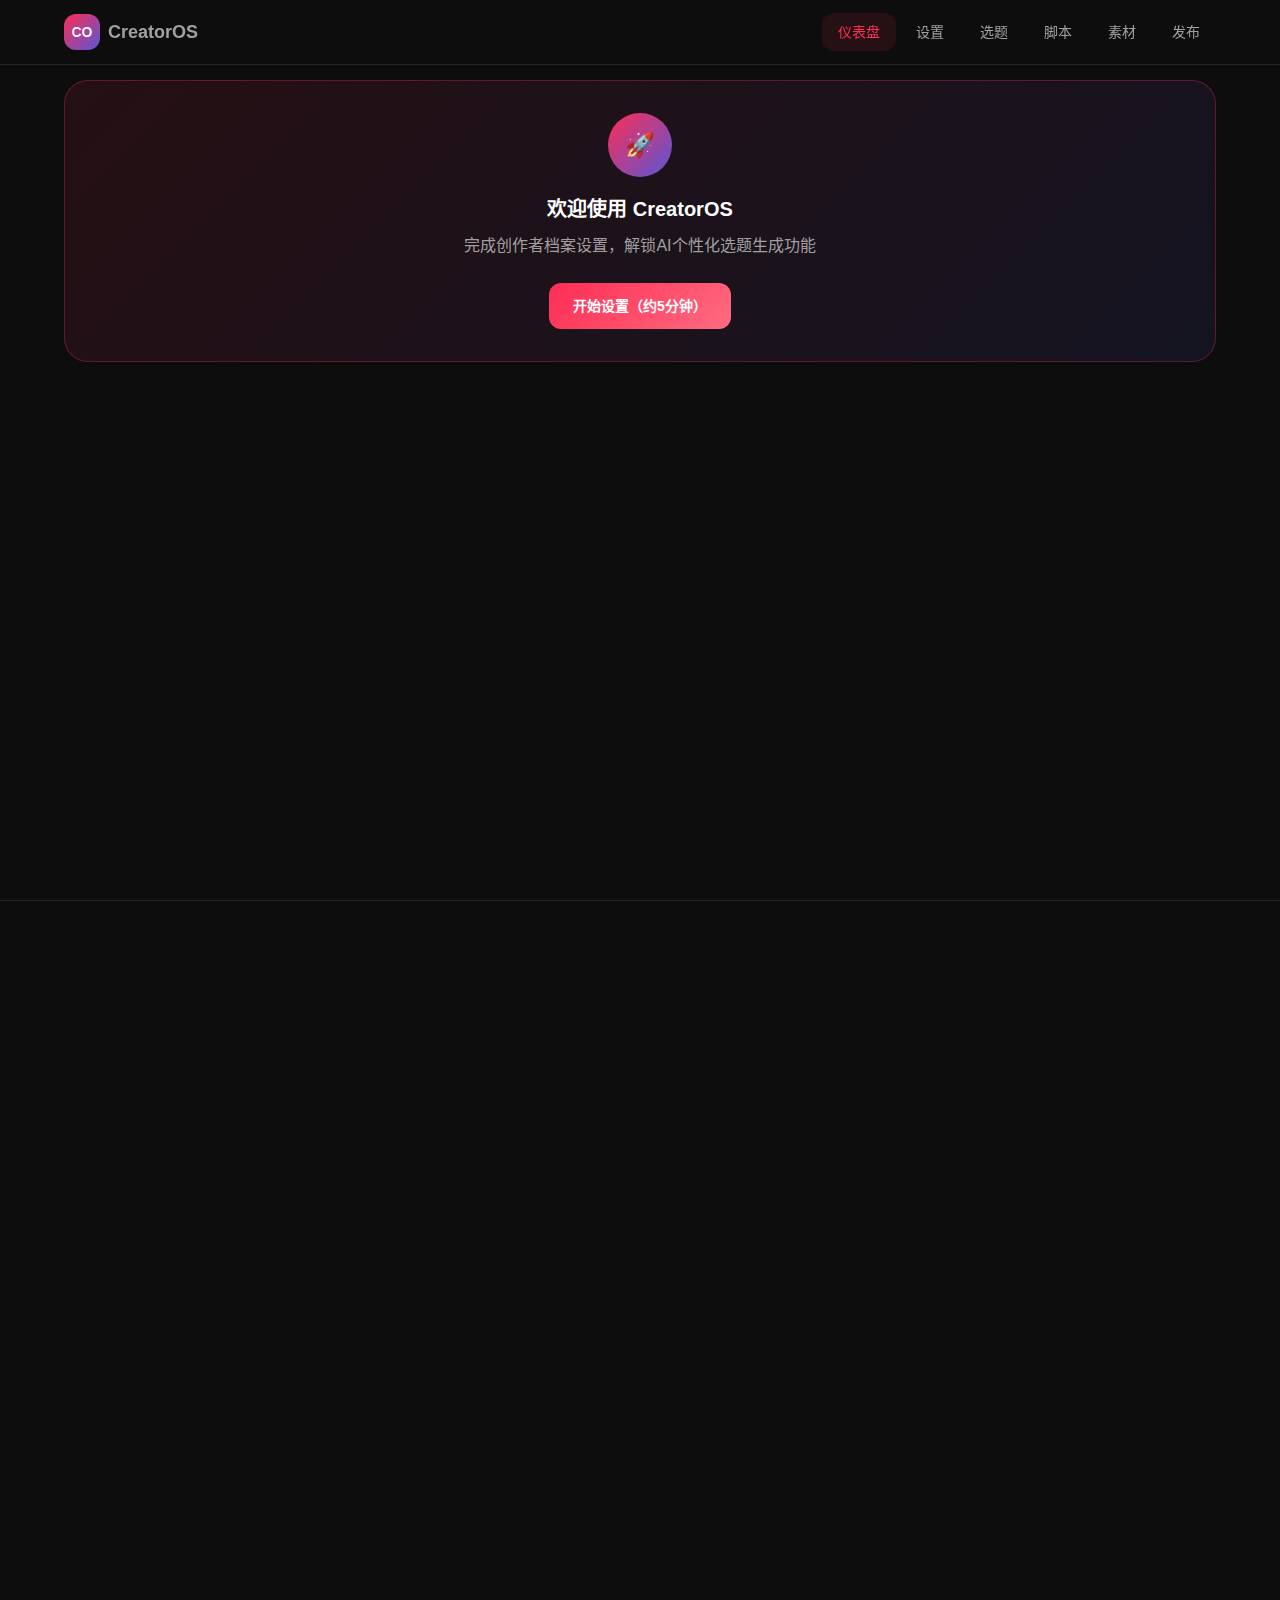
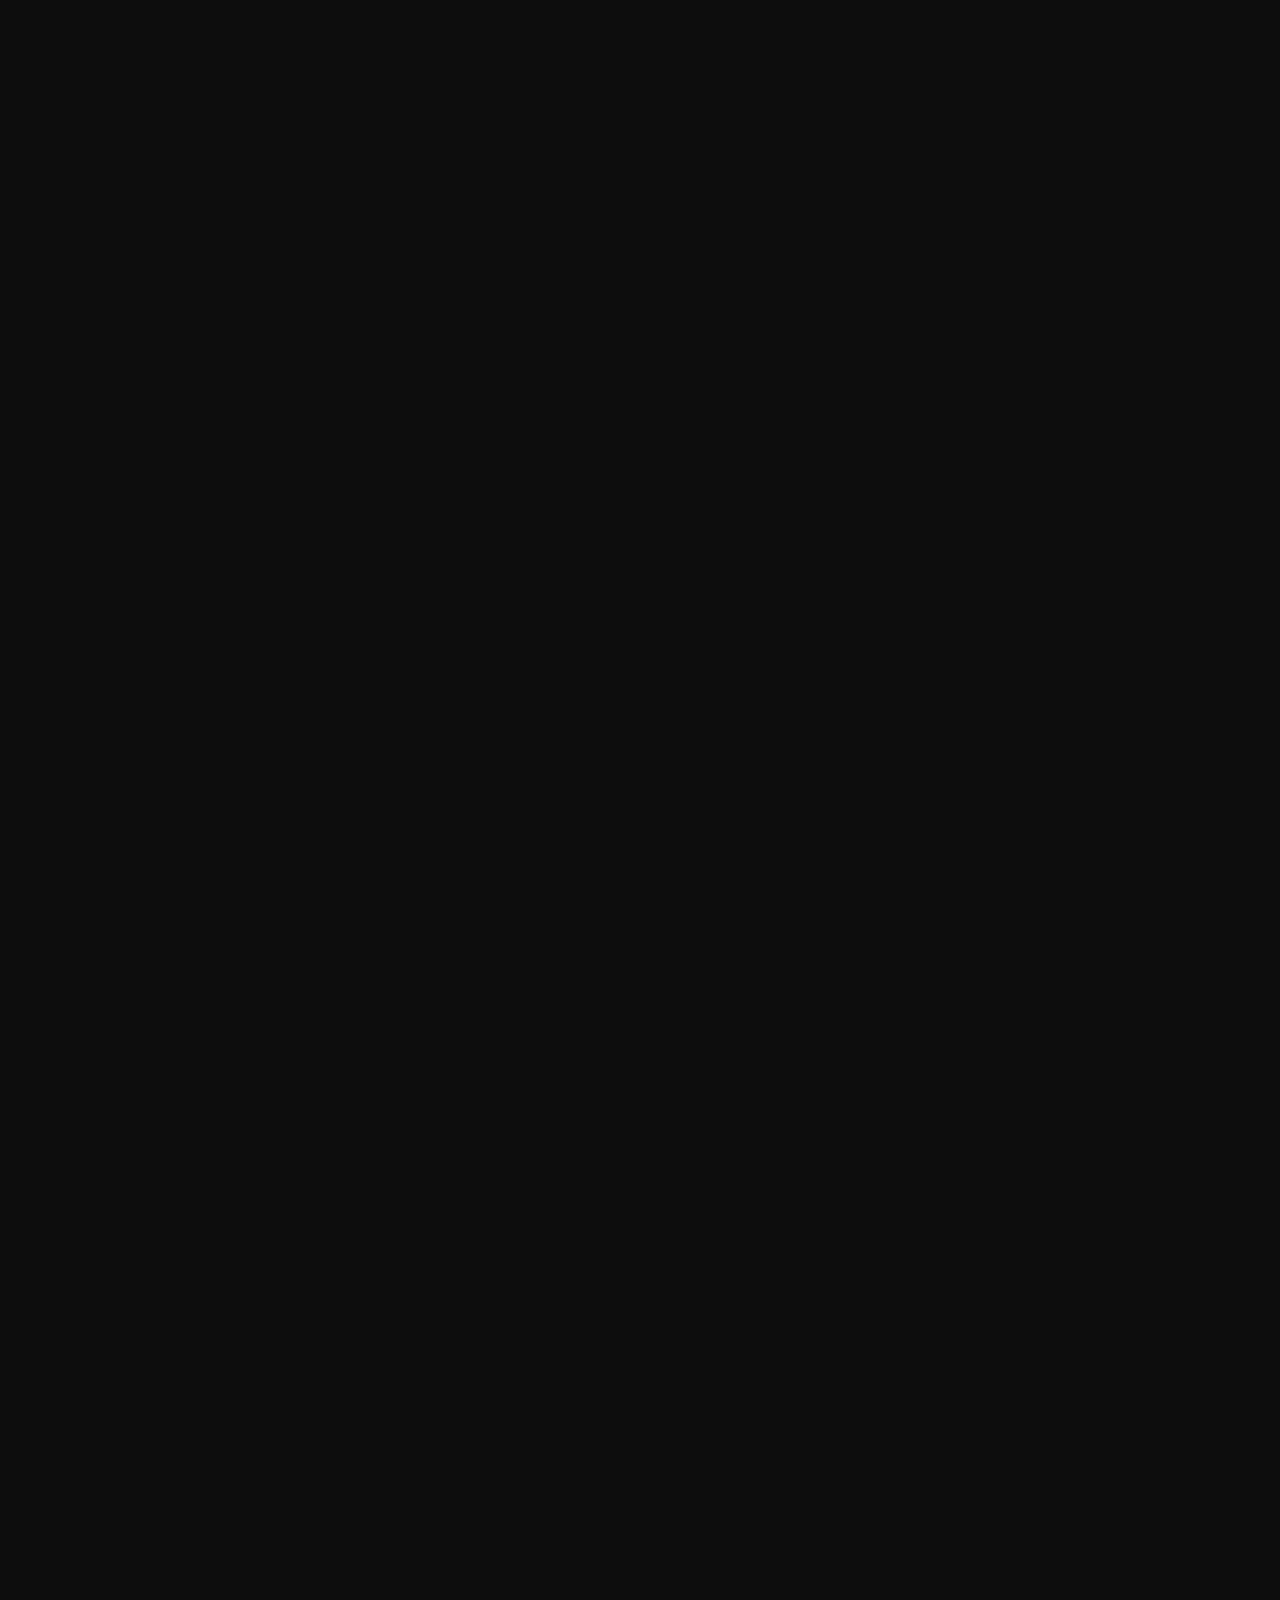
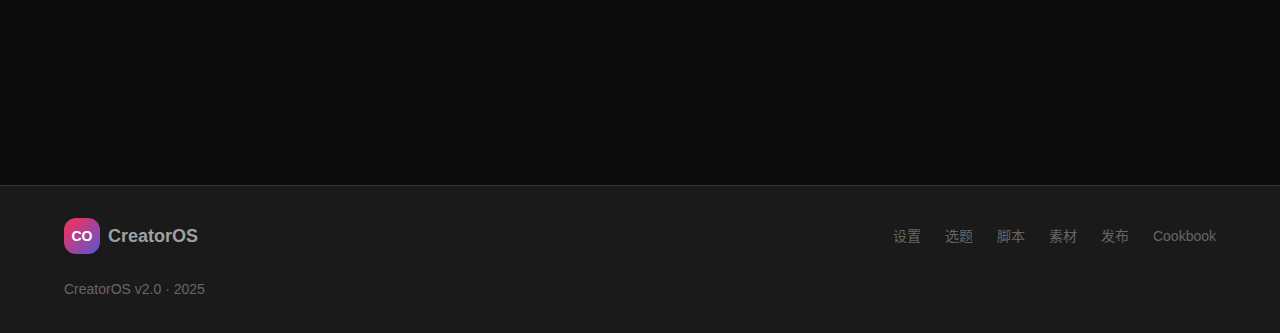
<file: index.html>
<!DOCTYPE html>
<html lang="zh-CN">
<head>
  <meta charset="UTF-8">
  <meta name="viewport" content="width=device-width, initial-scale=1.0">
  <meta name="description" content="CreatorOS - 自媒体内容创作操作系统">
  <title>CreatorOS - 仪表盘</title>
  <link rel="icon" type="image/svg+xml" href="data:image/svg+xml,%3Csvg xmlns='http://www.w3.org/2000/svg' viewBox='0 0 32 32'%3E%3Crect width='32' height='32' rx='8' fill='%23FF2D55'/%3E%3Ctext x='16' y='21' font-family='system-ui' font-size='12' font-weight='bold' fill='white' text-anchor='middle'%3ECO%3C/text%3E%3C/svg%3E">
  <link rel="stylesheet" href="assets/css/styles.css">
  <style>
    .dashboard-grid {
      display: grid;
      gap: var(--space-6);
    }
    
    @media (min-width: 1024px) {
      .dashboard-grid {
        grid-template-columns: 2fr 1fr;
      }
    }
    
    .dashboard-card {
      background: var(--bg-card);
      border: 1px solid var(--border-color);
      border-radius: var(--radius-2xl);
      padding: var(--space-6);
    }
    
    .dashboard-card-header {
      display: flex;
      justify-content: space-between;
      align-items: center;
      margin-bottom: var(--space-5);
    }
    
    .dashboard-card-title {
      font-size: var(--text-lg);
      font-weight: 600;
      display: flex;
      align-items: center;
      gap: var(--space-2);
    }
    
    .dashboard-card-title svg {
      width: 20px;
      height: 20px;
      stroke: var(--color-primary);
    }
    
    .stats-grid {
      display: grid;
      grid-template-columns: repeat(2, 1fr);
      gap: var(--space-4);
    }
    
    @media (min-width: 640px) {
      .stats-grid { grid-template-columns: repeat(4, 1fr); }
    }
    
    .stat-card {
      background: var(--bg-surface);
      border-radius: var(--radius-xl);
      padding: var(--space-4);
      text-align: center;
    }
    
    .stat-value {
      font-size: var(--text-2xl);
      font-weight: 700;
      color: var(--color-primary);
    }
    
    .stat-label {
      font-size: var(--text-sm);
      color: var(--text-secondary);
      margin-top: var(--space-1);
    }
    
    .stat-change {
      font-size: var(--text-xs);
      margin-top: var(--space-1);
    }
    
    .stat-change.positive { color: var(--color-secondary); }
    .stat-change.negative { color: var(--color-danger); }
    
    .topic-list {
      display: flex;
      flex-direction: column;
      gap: var(--space-3);
    }
    
    .topic-item {
      background: var(--bg-surface);
      border: 1px solid var(--border-color);
      border-radius: var(--radius-xl);
      padding: var(--space-4);
      cursor: pointer;
      transition: all var(--transition-base);
    }
    
    .topic-item:hover {
      border-color: var(--color-primary);
      transform: translateX(4px);
    }
    
    .topic-item-header {
      display: flex;
      justify-content: space-between;
      align-items: flex-start;
      margin-bottom: var(--space-2);
    }
    
    .topic-score {
      display: inline-flex;
      align-items: center;
      gap: var(--space-1);
      padding: var(--space-1) var(--space-2);
      background: rgba(0, 212, 170, 0.1);
      border-radius: var(--radius-full);
      font-size: var(--text-xs);
      font-weight: 600;
      color: var(--color-secondary);
    }
    
    .topic-title {
      font-weight: 600;
      margin-bottom: var(--space-2);
      line-height: 1.4;
    }
    
    .topic-meta {
      display: flex;
      gap: var(--space-3);
      font-size: var(--text-xs);
      color: var(--text-muted);
    }
    
    .topic-meta span {
      display: flex;
      align-items: center;
      gap: var(--space-1);
    }
    
    .quick-actions {
      display: grid;
      grid-template-columns: repeat(2, 1fr);
      gap: var(--space-3);
    }
    
    .quick-action {
      display: flex;
      flex-direction: column;
      align-items: center;
      gap: var(--space-2);
      padding: var(--space-4);
      background: var(--bg-surface);
      border: 1px solid var(--border-color);
      border-radius: var(--radius-xl);
      text-decoration: none;
      color: var(--text-primary);
      transition: all var(--transition-base);
    }
    
    .quick-action:hover {
      border-color: var(--color-primary);
      transform: translateY(-2px);
    }
    
    .quick-action-icon {
      width: 40px;
      height: 40px;
      border-radius: var(--radius-lg);
      display: flex;
      align-items: center;
      justify-content: center;
      font-size: var(--text-xl);
    }
    
    .quick-action-icon.pink { background: rgba(255, 45, 85, 0.1); }
    .quick-action-icon.purple { background: rgba(88, 86, 214, 0.1); }
    .quick-action-icon.green { background: rgba(0, 212, 170, 0.1); }
    .quick-action-icon.orange { background: rgba(255, 149, 0, 0.1); }
    
    .quick-action-label {
      font-size: var(--text-sm);
      font-weight: 500;
    }
    
    .insight-card {
      background: linear-gradient(135deg, rgba(88, 86, 214, 0.1), rgba(255, 45, 85, 0.1));
      border: 1px solid rgba(88, 86, 214, 0.2);
      border-radius: var(--radius-xl);
      padding: var(--space-5);
      margin-bottom: var(--space-4);
    }
    
    .insight-title {
      font-size: var(--text-sm);
      font-weight: 600;
      color: var(--color-accent);
      margin-bottom: var(--space-2);
      display: flex;
      align-items: center;
      gap: var(--space-2);
    }
    
    .insight-text {
      font-size: var(--text-sm);
      color: var(--text-secondary);
      line-height: 1.6;
    }
    
    .setup-prompt {
      background: linear-gradient(135deg, rgba(255, 45, 85, 0.1), rgba(88, 86, 214, 0.1));
      border: 1px solid rgba(255, 45, 85, 0.3);
      border-radius: var(--radius-2xl);
      padding: var(--space-8);
      text-align: center;
      margin-bottom: var(--space-8);
    }
    
    .setup-prompt-icon {
      width: 64px;
      height: 64px;
      background: linear-gradient(135deg, var(--color-primary), var(--color-accent));
      border-radius: 50%;
      display: flex;
      align-items: center;
      justify-content: center;
      margin: 0 auto var(--space-4);
      font-size: var(--text-2xl);
    }
    
    .setup-prompt-title {
      font-size: var(--text-xl);
      font-weight: 600;
      margin-bottom: var(--space-2);
    }
    
    .setup-prompt-desc {
      color: var(--text-secondary);
      margin-bottom: var(--space-6);
    }
    
    .trend-list {
      display: flex;
      flex-direction: column;
      gap: var(--space-3);
    }
    
    .trend-item {
      display: flex;
      align-items: center;
      gap: var(--space-3);
      padding: var(--space-3);
      background: var(--bg-surface);
      border-radius: var(--radius-lg);
    }
    
    .trend-rank {
      width: 24px;
      height: 24px;
      background: var(--bg-elevated);
      border-radius: var(--radius-sm);
      display: flex;
      align-items: center;
      justify-content: center;
      font-size: var(--text-xs);
      font-weight: 600;
      color: var(--text-muted);
    }
    
    .trend-rank.hot {
      background: rgba(255, 45, 85, 0.1);
      color: var(--color-primary);
    }
    
    .trend-text {
      flex: 1;
      font-size: var(--text-sm);
      overflow: hidden;
      text-overflow: ellipsis;
      white-space: nowrap;
    }
    
    .profile-summary {
      background: var(--bg-surface);
      border-radius: var(--radius-xl);
      padding: var(--space-4);
      margin-bottom: var(--space-4);
    }
    
    .profile-item {
      display: flex;
      justify-content: space-between;
      padding: var(--space-2) 0;
      border-bottom: 1px solid var(--border-color);
      font-size: var(--text-sm);
    }
    
    .profile-item:last-child {
      border-bottom: none;
    }
    
    .profile-label {
      color: var(--text-secondary);
    }
    
    .profile-value {
      font-weight: 500;
      color: var(--color-primary);
    }
    
    .content-ratio-card {
      background: var(--bg-card);
      border: 1px solid var(--border-color);
      border-radius: var(--radius-xl);
      padding: var(--space-5);
      margin-bottom: var(--space-4);
    }
    
    .ratio-header {
      display: flex;
      justify-content: space-between;
      align-items: center;
      margin-bottom: var(--space-4);
    }
    
    .ratio-title {
      font-size: var(--text-sm);
      font-weight: 600;
      display: flex;
      align-items: center;
      gap: var(--space-2);
    }
    
    .ratio-bar-container {
      height: 24px;
      background: var(--bg-elevated);
      border-radius: var(--radius-full);
      overflow: hidden;
      display: flex;
      margin-bottom: var(--space-3);
    }
    
    .ratio-bar-main {
      background: linear-gradient(135deg, var(--color-primary), var(--color-accent));
      height: 100%;
      display: flex;
      align-items: center;
      justify-content: center;
      color: white;
      font-size: var(--text-xs);
      font-weight: 600;
      transition: width 0.5s ease;
    }
    
    .ratio-bar-aux {
      background: rgba(0, 212, 170, 0.3);
      height: 100%;
      display: flex;
      align-items: center;
      justify-content: center;
      color: var(--color-secondary);
      font-size: var(--text-xs);
      font-weight: 600;
      transition: width 0.5s ease;
    }
    
    .ratio-legend {
      display: flex;
      justify-content: space-between;
      font-size: var(--text-xs);
      color: var(--text-muted);
    }
    
    .ratio-legend-item {
      display: flex;
      align-items: center;
      gap: var(--space-2);
    }
    
    .ratio-dot {
      width: 8px;
      height: 8px;
      border-radius: 50%;
    }
    
    .ratio-dot.main {
      background: var(--color-primary);
    }
    
    .ratio-dot.aux {
      background: var(--color-secondary);
    }
    
    .ratio-status {
      margin-top: var(--space-3);
      padding: var(--space-2) var(--space-3);
      border-radius: var(--radius-lg);
      font-size: var(--text-xs);
      text-align: center;
    }
    
    .ratio-status.good {
      background: rgba(0, 212, 170, 0.1);
      color: var(--color-secondary);
    }
    
    .ratio-status.warning {
      background: rgba(255, 149, 0, 0.1);
      color: var(--color-warning);
    }
    
    .ratio-status.bad {
      background: rgba(255, 59, 48, 0.1);
      color: var(--color-danger);
    }
  </style>
</head>
<body>
  <header class="site-header">
    <div class="container">
      <div class="site-header-inner">
        <a href="index.html" class="logo">
          <span class="logo-mark">CO</span>
          <span class="logo-text">CreatorOS</span>
        </a>
        <nav class="desktop-nav">
          <a href="index.html" class="nav-link active">仪表盘</a>
          <a href="setup-wizard.html" class="nav-link">设置</a>
          <a href="topic-engine.html" class="nav-link">选题</a>
          <a href="script-generator.html" class="nav-link">脚本</a>
          <a href="material-library.html" class="nav-link">素材</a>
          <a href="publish-center.html" class="nav-link">发布</a>
        </nav>
        <button class="mobile-menu-btn" aria-label="Toggle menu">
          <span class="hamburger-line"></span>
          <span class="hamburger-line"></span>
          <span class="hamburger-line"></span>
        </button>
      </div>
    </div>
  </header>
  
  <nav class="mobile-nav">
    <a href="index.html" class="mobile-nav-link">仪表盘</a>
    <a href="setup-wizard.html" class="mobile-nav-link">设置</a>
    <a href="topic-engine.html" class="mobile-nav-link">选题</a>
    <a href="script-generator.html" class="mobile-nav-link">脚本</a>
    <a href="material-library.html" class="mobile-nav-link">素材</a>
    <a href="publish-center.html" class="mobile-nav-link">发布</a>
  </nav>

  <main class="main-content">
    <div class="container">
      <!-- Setup Prompt (shown if not completed) -->
      <div class="setup-prompt" id="setup-prompt" data-animate="fade-in-up">
        <div class="setup-prompt-icon">🚀</div>
        <h2 class="setup-prompt-title">欢迎使用 CreatorOS</h2>
        <p class="setup-prompt-desc">完成创作者档案设置，解锁AI个性化选题生成功能</p>
        <a href="setup-wizard.html" class="btn btn-primary">开始设置（约5分钟）</a>
      </div>
      
      <!-- Main Dashboard (shown after setup) -->
      <div id="main-dashboard" style="display: none;">
        <header class="page-header" data-animate="fade-in-up">
          <h1 class="page-title">早上好，创作者</h1>
          <p class="page-subtitle">今天准备创作什么内容？</p>
        </header>
        
        <!-- Stats -->
        <div class="stats-grid mb-8" data-animate="fade-in-up">
          <div class="stat-card">
            <div class="stat-value" id="stat-views">--</div>
            <div class="stat-label">昨日播放</div>
            <div class="stat-change positive" id="stat-views-change">--</div>
          </div>
          <div class="stat-card">
            <div class="stat-value" id="stat-likes">--</div>
            <div class="stat-label">昨日点赞</div>
            <div class="stat-change positive" id="stat-likes-change">--</div>
          </div>
          <div class="stat-card">
            <div class="stat-value" id="stat-comments">--</div>
            <div class="stat-label">昨日评论</div>
            <div class="stat-change" id="stat-comments-change">--</div>
          </div>
          <div class="stat-card">
            <div class="stat-value" id="stat-followers">--</div>
            <div class="stat-label">新增粉丝</div>
            <div class="stat-change positive" id="stat-followers-change">--</div>
          </div>
        </div>
        
        <div class="dashboard-grid">
          <!-- Left Column -->
          <div>
            <!-- AI Insight -->
            <div class="insight-card" data-animate="fade-in-up">
              <div class="insight-title">
                <svg viewBox="0 0 24 24" fill="none" stroke="currentColor" stroke-width="2" style="width:16px;height:16px;">
                  <circle cx="12" cy="12" r="10"/>
                  <path d="M12 16v-4M12 8h.01"/>
                </svg>
                AI 数据洞察
              </div>
              <p class="insight-text" id="ai-insight">
                昨日发布的内容完播率达到45%，高于平均水平。建议今日继续发布类似主题的内容，并尝试在开头3秒增加更强的钩子。
              </p>
            </div>
            
            <!-- Today's Topics -->
            <div class="dashboard-card" data-animate="fade-in-up">
              <div class="dashboard-card-header">
                <h2 class="dashboard-card-title">
                  <svg viewBox="0 0 24 24" fill="none" stroke="currentColor" stroke-width="2">
                    <polygon points="12 2 15.09 8.26 22 9.27 17 14.14 18.18 21.02 12 17.77 5.82 21.02 7 14.14 2 9.27 8.91 8.26 12 2"/>
                  </svg>
                  今日推荐选题
                </h2>
                <a href="topic-engine.html" class="btn btn-ghost">查看全部</a>
              </div>
              
              <div class="topic-list" id="topic-list">
                <div class="topic-item" onclick="window.location='script-generator.html'">
                  <div class="topic-item-header">
                    <span class="topic-score">92分</span>
                  </div>
                  <div class="topic-title">被裁后收入反而涨了？这个副业逻辑颠覆了我</div>
                  <div class="topic-meta">
                    <span>讲故事</span>
                    <span>买家痛点：怕失业</span>
                  </div>
                </div>
                <div class="topic-item" onclick="window.location='script-generator.html'">
                  <div class="topic-item-header">
                    <span class="topic-score">88分</span>
                  </div>
                  <div class="topic-title">每天30分钟副业时间，我是怎么3个月做到10万粉的</div>
                  <div class="topic-meta">
                    <span>教知识</span>
                    <span>买家痛点：时间少</span>
                  </div>
                </div>
                <div class="topic-item" onclick="window.location='script-generator.html'">
                  <div class="topic-item-header">
                    <span class="topic-score">85分</span>
                  </div>
                  <div class="topic-title">不露脸也能月入过万？这3种内容形式最适合社恐</div>
                  <div class="topic-meta">
                    <span>晒过程</span>
                    <span>买家痛点：怕露脸</span>
                  </div>
                </div>
              </div>
            </div>
          </div>
          
          <!-- Right Column -->
          <div>
            <!-- Quick Actions -->
            <div class="dashboard-card mb-6" data-animate="fade-in-up">
              <h2 class="dashboard-card-title mb-4">快捷操作</h2>
              <div class="quick-actions">
                <a href="topic-engine.html" class="quick-action">
                  <div class="quick-action-icon pink">🎯</div>
                  <span class="quick-action-label">生成选题</span>
                </a>
                <a href="script-generator.html" class="quick-action">
                  <div class="quick-action-icon purple">📝</div>
                  <span class="quick-action-label">写脚本</span>
                </a>
                <a href="material-library.html" class="quick-action">
                  <div class="quick-action-icon green">📁</div>
                  <span class="quick-action-label">素材库</span>
                </a>
                <a href="publish-center.html" class="quick-action">
                  <div class="quick-action-icon orange">🚀</div>
                  <span class="quick-action-label">发布</span>
                </a>
              </div>
            </div>
            
            <!-- Profile Summary -->
            <div class="dashboard-card mb-6" data-animate="fade-in-up">
              <div class="dashboard-card-header">
                <h2 class="dashboard-card-title">我的档案</h2>
                <a href="setup-wizard.html" class="btn btn-ghost">编辑</a>
              </div>
              <div class="profile-summary">
                <div class="profile-item">
                  <span class="profile-label">目标买家</span>
                  <span class="profile-value" id="profile-buyer">--</span>
                </div>
                <div class="profile-item">
                  <span class="profile-label">变现模式</span>
                  <span class="profile-value" id="profile-monetization">--</span>
                </div>
                <div class="profile-item">
                  <span class="profile-label">更新节奏</span>
                  <span class="profile-value" id="profile-cadence">--</span>
                </div>
              </div>
            </div>
            
            <div class="content-ratio-card" data-animate="fade-in-up">
              <div class="ratio-header">
                <div class="ratio-title">📊 内容配比追踪</div>
                <span class="text-xs text-muted">本周数据</span>
              </div>
              <div class="ratio-bar-container">
                <div class="ratio-bar-main" id="ratio-bar-main" style="width: 75%">75%</div>
                <div class="ratio-bar-aux" id="ratio-bar-aux" style="width: 25%">25%</div>
              </div>
              <div class="ratio-legend">
                <div class="ratio-legend-item">
                  <span class="ratio-dot main"></span>
                  <span>主赛道内容 <strong id="main-count">6</strong>条</span>
                </div>
                <div class="ratio-legend-item">
                  <span class="ratio-dot aux"></span>
                  <span>辅助内容 <strong id="aux-count">2</strong>条</span>
                </div>
              </div>
              <div class="ratio-status good" id="ratio-status">
                ✓ 配比健康！建议保持 80% 主赛道 + 20% 辅助内容
              </div>
            </div>
            
            <!-- Trending -->
            <div class="dashboard-card" data-animate="fade-in-up">
              <div class="dashboard-card-header">
                <h2 class="dashboard-card-title">热点参考</h2>
              </div>
              <div class="trend-list">
                <div class="trend-item">
                  <span class="trend-rank hot">1</span>
                  <span class="trend-text">AI替代工作岗位讨论</span>
                </div>
                <div class="trend-item">
                  <span class="trend-rank hot">2</span>
                  <span class="trend-text">00后整顿职场</span>
                </div>
                <div class="trend-item">
                  <span class="trend-rank">3</span>
                  <span class="trend-text">副业月入过万实录</span>
                </div>
                <div class="trend-item">
                  <span class="trend-rank">4</span>
                  <span class="trend-text">35岁职场危机</span>
                </div>
                <div class="trend-item">
                  <span class="trend-rank">5</span>
                  <span class="trend-text">自媒体赚钱真相</span>
                </div>
              </div>
            </div>
          </div>
        </div>
      </div>
    </div>
  </main>

  <section class="cookbook-section" id="cookbook">
    <div class="container">
      
      <header class="cookbook-header" data-animate="fade-in-up">
        <div class="hook-question">🎯 3分钟上手指南</div>
        <p class="hook-subtext">
          不用看说明书，跟着这3步马上开始
        </p>
      </header>

      <div class="cookbook-card" data-animate="fade-in-up" style="background: linear-gradient(135deg, rgba(0, 212, 170, 0.1), rgba(88, 86, 214, 0.1)); border-color: rgba(0, 212, 170, 0.3);">
        <div class="quick-start-steps">
          <div class="quick-step">
            <div class="quick-step-number">1</div>
            <div class="quick-step-content">
              <h4>点击「开始设置」</h4>
              <p>告诉系统你想做什么内容、吸引什么人</p>
              <span class="quick-step-time">⏱️ 约5分钟</span>
            </div>
          </div>
          <div class="quick-step">
            <div class="quick-step-number">2</div>
            <div class="quick-step-content">
              <h4>进入「选题引擎」</h4>
              <p>点击生成选题，AI会给你推荐5-10个带评分的选题</p>
              <span class="quick-step-time">⏱️ 约1分钟</span>
            </div>
          </div>
          <div class="quick-step">
            <div class="quick-step-number">3</div>
            <div class="quick-step-content">
              <h4>选一个，生成脚本</h4>
              <p>选中喜欢的选题，一键生成完整脚本框架</p>
              <span class="quick-step-time">⏱️ 约2分钟</span>
            </div>
          </div>
        </div>
        <div style="text-align: center; margin-top: var(--space-6);">
          <a href="setup-wizard.html" class="btn btn-primary btn-large">👉 立即开始</a>
          <p style="font-size: var(--text-sm); color: var(--text-muted); margin-top: var(--space-3);">完全免费，无需注册</p>
        </div>
      </div>

      <div class="cookbook-card" data-animate="fade-in-up">
        <h3 class="cookbook-card-title">
          <span class="cookbook-icon">✨</span>
          核心功能一览
        </h3>
        <div class="feature-showcase">
          <div class="feature-item">
            <div class="feature-icon">🎯</div>
            <h4>AI选题引擎</h4>
            <p>不知道今天发什么？AI帮你从热点中筛选最适合你的选题，每个都有评分</p>
          </div>
          <div class="feature-item">
            <div class="feature-icon">🔥</div>
            <h4>爆款元素增强</h4>
            <p>普通选题秒变爆款！选择「成本的」「反差的」等8大元素，分数立涨20+</p>
          </div>
          <div class="feature-item">
            <div class="feature-icon">📝</div>
            <h4>脚本生成器</h4>
            <p>4种万能框架：晒过程、教知识、讲故事、聊观点，选一个套进去就能用</p>
          </div>
          <div class="feature-item">
            <div class="feature-icon">🎣</div>
            <h4>黄金3秒开头库</h4>
            <p>7种经典开头技巧：悬念式、痛点式、反常识...AI根据选题自动生成</p>
          </div>
        </div>
      </div>

      <div class="cookbook-card" data-animate="fade-in-up">
        <h3 class="cookbook-card-title">
          <span class="cookbook-icon">📝</span>
          四种万能脚本框架
        </h3>
        <p class="script-intro">不会写脚本？选一个框架，填入你的内容就行：</p>
        <div class="script-types-grid">
          <div class="script-type">
            <h4>📸 晒过程</h4>
            <p class="script-use">展示你怎么做事的</p>
            <p class="script-example">「我是怎么一步步做到的」</p>
            <p class="script-struct">场景 → 过程 → 结果 → 引导</p>
          </div>
          <div class="script-type">
            <h4>📚 教知识</h4>
            <p class="script-use">分享专业干货</p>
            <p class="script-example">「3个方法帮你解决XX问题」</p>
            <p class="script-struct">痛点 → 方法 → 案例 → 总结</p>
          </div>
          <div class="script-type">
            <h4>📖 讲故事</h4>
            <p class="script-use">让人记住你</p>
            <p class="script-example">「我曾经也是这样走过来的」</p>
            <p class="script-struct">困境 → 转折 → 启示 → 共鸣</p>
          </div>
          <div class="script-type">
            <h4>💬 聊观点</h4>
            <p class="script-use">表达态度，引发讨论</p>
            <p class="script-example">「我为什么不同意XX说法」</p>
            <p class="script-struct">观点 → 论据 → 反驳 → 升华</p>
          </div>
        </div>
      </div>

      <div class="cookbook-card" data-animate="fade-in-up">
        <h3 class="cookbook-card-title">
          <span class="cookbook-icon">❓</span>
          常见问题
        </h3>
        <div class="faq-list">
          <div class="faq-item">
            <h4>这是什么？</h4>
            <p>CreatorOS 是一个帮你做短视频/自媒体内容的工具。它能帮你想选题、写脚本、管理发布，把每天3小时的工作压缩到15分钟。</p>
          </div>
          <div class="faq-item">
            <h4>需要付费吗？</h4>
            <p>完全免费，无需注册。所有数据保存在你的浏览器本地。</p>
          </div>
          <div class="faq-item">
            <h4>适合什么人用？</h4>
            <p>想做短视频/自媒体但不知道发什么的人；每天为选题发愁的创作者；想提高内容产出效率的博主。</p>
          </div>
          <div class="faq-item">
            <h4>AI会替我创作吗？</h4>
            <p>不会。AI只是帮你完成「选题」和「脚本框架」这些重复性工作。你的故事、案例、个人风格还是需要你自己来。</p>
          </div>
        </div>
      </div>

      <div class="cookbook-card cta-card" data-animate="fade-in-up">
        <div class="cta-content">
          <h3>👋 准备好了吗？</h3>
          <p>5分钟设置，解锁全部功能</p>
          <a href="setup-wizard.html" class="btn btn-primary btn-large">开始使用 CreatorOS</a>
        </div>
      </div>

      <div class="cookbook-credit" data-animate="fade-in-up">
        <p style="text-align: center; color: var(--text-muted); font-size: var(--text-sm);">CreatorOS v2.0 · 2025</p>
      </div>
    </div>
  </section>

  <style>
    /* Cookbook Section Styles - 新手入门指南 */
    .cookbook-section {
      background: linear-gradient(180deg, var(--bg-surface) 0%, var(--bg-primary) 100%);
      padding: var(--space-16) 0;
      border-top: 1px solid var(--border-color);
    }

    .cookbook-header {
      text-align: center;
      margin-bottom: var(--space-12);
    }

    .hook-question {
      font-size: clamp(1.75rem, 5vw, 2.5rem);
      font-weight: 700;
      margin-bottom: var(--space-4);
      background: linear-gradient(135deg, var(--color-primary), var(--color-accent));
      -webkit-background-clip: text;
      -webkit-text-fill-color: transparent;
      background-clip: text;
    }

    .hook-subtext {
      font-size: var(--text-lg);
      color: var(--text-secondary);
      max-width: 600px;
      margin: 0 auto;
      line-height: 1.8;
    }

    .cookbook-card {
      background: var(--bg-card);
      border: 1px solid var(--border-color);
      border-radius: var(--radius-2xl);
      padding: var(--space-8);
      margin-bottom: var(--space-6);
    }

    .cookbook-card-title {
      font-size: var(--text-xl);
      font-weight: 600;
      margin-bottom: var(--space-6);
      display: flex;
      align-items: center;
      gap: var(--space-3);
    }

    .cookbook-icon {
      font-size: var(--text-2xl);
    }

    /* Pain Points List */
    .story-content p {
      color: var(--text-secondary);
      margin-bottom: var(--space-4);
    }

    .pain-list {
      display: flex;
      flex-direction: column;
      gap: var(--space-4);
      margin: var(--space-6) 0;
    }

    .pain-item {
      display: flex;
      gap: var(--space-4);
      padding: var(--space-4);
      background: var(--bg-surface);
      border-radius: var(--radius-xl);
      border-left: 3px solid var(--color-primary);
    }

    .pain-icon {
      font-size: var(--text-2xl);
      flex-shrink: 0;
    }

    .pain-text {
      display: flex;
      flex-direction: column;
      gap: var(--space-1);
    }

    .pain-text strong {
      color: var(--text-primary);
    }

    .pain-text span {
      font-size: var(--text-sm);
      color: var(--text-muted);
    }

    .insight-line {
      font-size: var(--text-lg);
      color: var(--text-primary);
      padding: var(--space-4);
      background: linear-gradient(135deg, rgba(255, 45, 85, 0.05), rgba(88, 86, 214, 0.05));
      border-radius: var(--radius-xl);
      text-align: center;
    }

    /* Insight Card */
    .insight-card-full {
      background: linear-gradient(135deg, rgba(88, 86, 214, 0.05), rgba(255, 45, 85, 0.05));
      border-color: rgba(88, 86, 214, 0.2);
    }

    .insight-content {
      display: flex;
      flex-direction: column;
      gap: var(--space-6);
    }

    .insight-block {
      display: flex;
      gap: var(--space-6);
      align-items: flex-start;
      padding: var(--space-5);
      background: var(--bg-card);
      border-radius: var(--radius-xl);
    }

    .insight-stat {
      font-size: clamp(2rem, 5vw, 3rem);
      font-weight: 800;
      background: linear-gradient(135deg, var(--color-primary), var(--color-accent));
      -webkit-background-clip: text;
      -webkit-text-fill-color: transparent;
      background-clip: text;
      flex-shrink: 0;
      line-height: 1;
    }

    .insight-desc strong {
      display: block;
      font-size: var(--text-lg);
      margin-bottom: var(--space-2);
    }

    .insight-desc p {
      color: var(--text-secondary);
      font-size: var(--text-sm);
      margin: 0;
    }

    .insight-conclusion {
      padding: var(--space-5);
      background: var(--bg-surface);
      border-radius: var(--radius-xl);
      text-align: center;
    }

    .insight-conclusion p {
      font-size: var(--text-lg);
      margin: 0;
    }

    /* Shift Comparison */
    .shift-content {
      display: flex;
      flex-direction: column;
      gap: var(--space-6);
    }

    .shift-intro {
      font-size: var(--text-lg);
      color: var(--text-secondary);
    }

    .shift-comparison {
      display: grid;
      gap: var(--space-4);
      align-items: stretch;
    }

    @media (min-width: 768px) {
      .shift-comparison {
        grid-template-columns: 1fr auto 1fr;
      }
    }

    .shift-before, .shift-after {
      background: var(--bg-surface);
      border-radius: var(--radius-xl);
      padding: var(--space-5);
    }

    .shift-before {
      border: 2px solid rgba(255, 45, 85, 0.2);
    }

    .shift-after {
      border: 2px solid rgba(0, 212, 170, 0.3);
      background: rgba(0, 212, 170, 0.03);
    }

    .shift-label {
      font-weight: 600;
      margin-bottom: var(--space-4);
      text-align: center;
      padding-bottom: var(--space-3);
      border-bottom: 1px solid var(--border-color);
    }

    .shift-before .shift-label { color: var(--text-muted); }
    .shift-after .shift-label { color: var(--color-secondary); }

    .shift-before ul, .shift-after ul {
      list-style: none;
      display: flex;
      flex-direction: column;
      gap: var(--space-3);
    }

    .shift-before li, .shift-after li {
      font-size: var(--text-sm);
      color: var(--text-secondary);
      padding-left: var(--space-4);
      position: relative;
    }

    .shift-before li::before {
      content: "×";
      position: absolute;
      left: 0;
      color: var(--color-primary);
      opacity: 0.5;
    }

    .shift-after li::before {
      content: "✓";
      position: absolute;
      left: 0;
      color: var(--color-secondary);
    }

    .shift-arrow {
      display: flex;
      align-items: center;
      justify-content: center;
      font-size: var(--text-2xl);
      color: var(--color-primary);
      font-weight: bold;
    }

    @media (max-width: 767px) {
      .shift-arrow {
        transform: rotate(90deg);
        padding: var(--space-2) 0;
      }
    }

    .shift-note {
      font-size: var(--text-base);
      color: var(--text-secondary);
      line-height: 1.8;
      padding: var(--space-5);
      background: var(--bg-surface);
      border-radius: var(--radius-xl);
      text-align: center;
    }

    /* Solution Steps */
    .solution-content {
      display: flex;
      flex-direction: column;
      gap: var(--space-6);
    }

    .solution-intro {
      font-size: var(--text-xl);
      text-align: center;
      padding: var(--space-4);
      background: linear-gradient(135deg, rgba(255, 45, 85, 0.05), rgba(88, 86, 214, 0.05));
      border-radius: var(--radius-xl);
    }

    .solution-how h4 {
      font-size: var(--text-lg);
      font-weight: 600;
      margin-bottom: var(--space-5);
    }

    .how-steps {
      display: flex;
      flex-direction: column;
      gap: var(--space-4);
    }

    .how-step {
      display: flex;
      gap: var(--space-4);
      padding: var(--space-4);
      background: var(--bg-surface);
      border-radius: var(--radius-xl);
    }

    .how-number {
      width: 36px;
      height: 36px;
      background: linear-gradient(135deg, var(--color-primary), var(--color-accent));
      border-radius: 50%;
      display: flex;
      align-items: center;
      justify-content: center;
      font-weight: 700;
      color: white;
      flex-shrink: 0;
    }

    .how-content {
      flex: 1;
    }

    .how-content strong {
      display: block;
      margin-bottom: var(--space-2);
    }

    .how-content p {
      font-size: var(--text-sm);
      color: var(--text-secondary);
      margin: 0;
      line-height: 1.6;
    }

    .how-content em {
      display: block;
      font-style: normal;
      font-size: var(--text-xs);
      color: var(--text-muted);
      margin-top: var(--space-2);
    }

    /* New Workflow */
    .workflow-simple {
      display: flex;
      flex-direction: column;
      gap: var(--space-4);
    }

    .workflow-phase-new {
      background: var(--bg-surface);
      border-radius: var(--radius-xl);
      padding: var(--space-5);
    }

    .phase-badge {
      display: inline-block;
      padding: var(--space-2) var(--space-4);
      border-radius: var(--radius-full);
      font-size: var(--text-sm);
      font-weight: 600;
      margin-bottom: var(--space-4);
    }

    .phase-badge.morning {
      background: rgba(255, 149, 0, 0.1);
      color: #FF9500;
    }

    .phase-badge.afternoon {
      background: rgba(88, 86, 214, 0.1);
      color: var(--color-accent);
    }

    .phase-badge.evening {
      background: rgba(0, 212, 170, 0.1);
      color: var(--color-secondary);
    }

    .phase-content-new {
      display: flex;
      flex-direction: column;
      gap: var(--space-3);
    }

    .phase-action {
      display: flex;
      align-items: flex-start;
      gap: var(--space-3);
    }

    .action-number {
      font-size: var(--text-lg);
      color: var(--color-primary);
      font-weight: 600;
      flex-shrink: 0;
    }

    .action-text {
      font-size: var(--text-sm);
      color: var(--text-secondary);
      line-height: 1.5;
    }

    .workflow-result {
      font-size: var(--text-base);
      color: var(--text-primary);
      padding: var(--space-4);
      background: linear-gradient(135deg, rgba(0, 212, 170, 0.05), rgba(88, 86, 214, 0.05));
      border-radius: var(--radius-xl);
      text-align: center;
      margin-top: var(--space-4);
    }

    /* Script Types */
    .script-intro {
      color: var(--text-secondary);
      margin-bottom: var(--space-5);
    }

    .script-types-grid {
      display: grid;
      grid-template-columns: repeat(2, 1fr);
      gap: var(--space-4);
    }

    @media (min-width: 768px) {
      .script-types-grid {
        grid-template-columns: repeat(4, 1fr);
      }
    }

    .script-type {
      background: var(--bg-surface);
      border-radius: var(--radius-xl);
      padding: var(--space-4);
      text-align: center;
      border: 1px solid var(--border-color);
      transition: all var(--transition-base);
    }

    .script-type:hover {
      border-color: var(--color-primary);
      transform: translateY(-2px);
    }

    .script-type h4 {
      font-weight: 600;
      margin-bottom: var(--space-2);
      color: var(--color-primary);
    }

    .script-use {
      font-size: var(--text-xs);
      color: var(--text-muted);
      margin-bottom: var(--space-1);
    }

    .script-example {
      font-size: var(--text-xs);
      color: var(--text-secondary);
      font-style: italic;
      margin-bottom: var(--space-2);
    }

    .script-struct {
      font-size: var(--text-sm);
      color: var(--text-secondary);
      background: var(--bg-elevated);
      padding: var(--space-2);
      border-radius: var(--radius-md);
    }

    /* CTA Card */
    .cta-card {
      background: linear-gradient(135deg, rgba(255, 45, 85, 0.08), rgba(88, 86, 214, 0.08));
      border: 2px solid rgba(255, 45, 85, 0.2);
      text-align: center;
    }

    .cta-content h3 {
      font-size: var(--text-xl);
      font-weight: 600;
      margin-bottom: var(--space-3);
    }

    .cta-content p {
      color: var(--text-secondary);
      margin-bottom: var(--space-6);
    }

    .btn-large {
      padding: var(--space-4) var(--space-8);
      font-size: var(--text-lg);
    }

    /* Quick Start Steps */
    .quick-start-steps {
      display: flex;
      flex-direction: column;
      gap: var(--space-4);
    }

    .quick-step {
      display: flex;
      gap: var(--space-4);
      align-items: flex-start;
    }

    .quick-step-number {
      width: 48px;
      height: 48px;
      background: linear-gradient(135deg, var(--color-primary), var(--color-accent));
      border-radius: 50%;
      display: flex;
      align-items: center;
      justify-content: center;
      font-size: var(--text-xl);
      font-weight: 700;
      color: white;
      flex-shrink: 0;
    }

    .quick-step-content h4 {
      font-weight: 600;
      margin-bottom: var(--space-1);
    }

    .quick-step-content p {
      font-size: var(--text-sm);
      color: var(--text-secondary);
      margin-bottom: var(--space-2);
    }

    .quick-step-time {
      font-size: var(--text-xs);
      color: var(--color-secondary);
    }

    /* Feature Showcase */
    .feature-showcase {
      display: grid;
      grid-template-columns: repeat(2, 1fr);
      gap: var(--space-4);
    }

    @media (max-width: 640px) {
      .feature-showcase {
        grid-template-columns: 1fr;
      }
    }

    .feature-item {
      background: var(--bg-surface);
      border-radius: var(--radius-xl);
      padding: var(--space-5);
      text-align: center;
      border: 1px solid var(--border-color);
      transition: all var(--transition-base);
    }

    .feature-item:hover {
      border-color: var(--color-primary);
      transform: translateY(-2px);
    }

    .feature-icon {
      font-size: var(--text-3xl);
      margin-bottom: var(--space-3);
    }

    .feature-item h4 {
      font-weight: 600;
      margin-bottom: var(--space-2);
    }

    .feature-item p {
      font-size: var(--text-sm);
      color: var(--text-secondary);
      line-height: 1.5;
    }

    /* FAQ List */
    .faq-list {
      display: flex;
      flex-direction: column;
      gap: var(--space-4);
    }

    .faq-item {
      background: var(--bg-surface);
      border-radius: var(--radius-xl);
      padding: var(--space-4);
    }

    .faq-item h4 {
      font-weight: 600;
      margin-bottom: var(--space-2);
      color: var(--color-primary);
    }

    .faq-item p {
      font-size: var(--text-sm);
      color: var(--text-secondary);
      line-height: 1.6;
    }

    /* Collapsible Details */
    .cookbook-details {
      background: var(--bg-card);
      border: 1px solid var(--border-color);
      border-radius: var(--radius-2xl);
      margin-bottom: var(--space-6);
    }

    .details-summary {
      padding: var(--space-5) var(--space-6);
      cursor: pointer;
      display: flex;
      align-items: center;
      gap: var(--space-3);
      font-weight: 600;
      color: var(--text-secondary);
      list-style: none;
    }

    .details-summary::-webkit-details-marker {
      display: none;
    }

    .details-summary::after {
      content: "▸";
      margin-left: auto;
      transition: transform var(--transition-base);
    }

    .cookbook-details[open] .details-summary::after {
      transform: rotate(90deg);
    }

    .details-icon {
      font-size: var(--text-xl);
    }

    .details-content {
      padding: 0 var(--space-6) var(--space-6);
    }

    .detail-section {
      padding: var(--space-6);
      background: var(--bg-surface);
      border-radius: var(--radius-xl);
      margin-bottom: var(--space-4);
    }

    .detail-section:last-child {
      margin-bottom: 0;
    }

    .detail-section h4 {
      font-weight: 600;
      margin-bottom: var(--space-4);
    }

    .detail-intro {
      color: var(--text-secondary);
      margin-bottom: var(--space-4);
    }

    /* Engine Flow (in details) */
    .engine-flow {
      display: flex;
      flex-wrap: wrap;
      justify-content: center;
      align-items: flex-start;
      gap: var(--space-2);
      margin-bottom: var(--space-6);
    }

    .engine-step {
      background: var(--bg-card);
      border-radius: var(--radius-xl);
      padding: var(--space-4);
      text-align: center;
      min-width: 120px;
      flex: 1;
      max-width: 160px;
    }

    .step-icon {
      font-size: var(--text-2xl);
      margin-bottom: var(--space-2);
    }

    .engine-step h4, .engine-step h5 {
      font-weight: 600;
      margin-bottom: var(--space-2);
    }

    .engine-step p {
      font-size: var(--text-xs);
      color: var(--text-secondary);
      line-height: 1.5;
    }

    .engine-arrow {
      display: flex;
      align-items: center;
      font-size: var(--text-xl);
      color: var(--color-primary);
      font-weight: bold;
      padding-top: var(--space-8);
    }

    @media (max-width: 640px) {
      .engine-arrow {
        transform: rotate(90deg);
        padding: var(--space-2) 0;
      }
    }

    .scoring-grid h4, .scoring-grid h5 {
      font-weight: 600;
      margin-bottom: var(--space-4);
      text-align: center;
    }

    .score-items {
      display: flex;
      flex-wrap: wrap;
      gap: var(--space-3);
      justify-content: center;
    }

    .score-item {
      background: var(--bg-card);
      padding: var(--space-2) var(--space-4);
      border-radius: var(--radius-lg);
      font-size: var(--text-sm);
      display: flex;
      align-items: center;
      gap: var(--space-2);
    }

    .score-weight {
      background: linear-gradient(135deg, var(--color-primary), var(--color-accent));
      -webkit-background-clip: text;
      -webkit-text-fill-color: transparent;
      background-clip: text;
      font-weight: 700;
    }

    /* Architecture in details */
    .architecture-diagram {
      display: grid;
      gap: var(--space-4);
      text-align: center;
    }

    @media (min-width: 768px) {
      .architecture-diagram {
        grid-template-columns: 1fr auto 1fr;
        grid-template-rows: auto auto;
      }
      
      .arch-knowledge {
        grid-column: 1 / -1;
      }
    }

    .arch-mode {
      background: var(--bg-card);
      border-radius: var(--radius-xl);
      padding: var(--space-5);
      border: 2px solid var(--border-color);
    }

    .arch-mode h4, .arch-mode h5 {
      font-weight: 600;
      margin-bottom: var(--space-3);
      display: flex;
      align-items: center;
      justify-content: center;
      gap: var(--space-2);
      flex-wrap: wrap;
    }

    .arch-badge {
      font-size: var(--text-xs);
      padding: var(--space-1) var(--space-2);
      background: rgba(255, 45, 85, 0.1);
      color: var(--color-primary);
      border-radius: var(--radius-full);
      font-weight: 500;
    }

    .arch-badge.daily {
      background: rgba(0, 212, 170, 0.1);
      color: var(--color-secondary);
    }

    .arch-mode ul {
      list-style: none;
      font-size: var(--text-sm);
      color: var(--text-secondary);
    }

    .arch-mode li {
      padding: var(--space-1) 0;
    }

    .arch-arrow {
      display: flex;
      align-items: center;
      justify-content: center;
      font-size: var(--text-2xl);
      color: var(--color-primary);
      font-weight: bold;
    }

    .arch-knowledge {
      background: linear-gradient(135deg, rgba(88, 86, 214, 0.1), rgba(255, 45, 85, 0.1));
      border: 1px solid rgba(88, 86, 214, 0.3);
      border-radius: var(--radius-xl);
      padding: var(--space-4);
      margin-top: var(--space-4);
    }

    .arch-knowledge h4, .arch-knowledge h5 {
      font-weight: 600;
      color: var(--color-accent);
      margin-bottom: var(--space-2);
    }

    .arch-knowledge p {
      font-size: var(--text-sm);
      color: var(--text-secondary);
    }

    /* Table in details */
    .cookbook-table-wrapper {
      overflow-x: auto;
    }

    .cookbook-table {
      width: 100%;
      border-collapse: collapse;
      font-size: var(--text-sm);
    }

    .cookbook-table th,
    .cookbook-table td {
      padding: var(--space-3) var(--space-4);
      text-align: left;
      border-bottom: 1px solid var(--border-color);
    }

    .cookbook-table th {
      background: var(--bg-elevated);
      font-weight: 600;
      color: var(--text-secondary);
    }

    .cookbook-table tr:last-child td {
      border-bottom: none;
    }

    /* Credit */
    .cookbook-credit {
      text-align: center;
      padding-top: var(--space-8);
      border-top: 1px solid var(--border-color);
      margin-top: var(--space-8);
    }

    .cookbook-credit p {
      font-size: var(--text-sm);
      color: var(--text-muted);
    }
  </style>

  <footer class="site-footer">
    <div class="container">
      <div class="footer-content">
        <a href="index.html" class="logo">
          <span class="logo-mark">CO</span>
          <span class="logo-text">CreatorOS</span>
        </a>
        <nav class="footer-nav">
          <a href="setup-wizard.html" class="footer-link">设置</a>
          <a href="topic-engine.html" class="footer-link">选题</a>
          <a href="script-generator.html" class="footer-link">脚本</a>
          <a href="material-library.html" class="footer-link">素材</a>
          <a href="publish-center.html" class="footer-link">发布</a>
          <a href="#cookbook" class="footer-link">Cookbook</a>
        </nav>
      </div>
      <p class="footer-credit mt-6">CreatorOS v2.0 · 2025</p>
    </div>
  </footer>

  <script src="assets/js/main.js"></script>
  <script>
    // Check if setup is completed
    const profile = localStorage.getItem('creatorOS_profile');
    const setupPrompt = document.getElementById('setup-prompt');
    const mainDashboard = document.getElementById('main-dashboard');
    
    if (profile) {
      const data = JSON.parse(profile);
      if (data.setupCompleted) {
        setupPrompt.style.display = 'none';
        mainDashboard.style.display = 'block';
        
        // Populate profile summary
        if (data.buyer?.persona) {
          const shortPersona = data.buyer.persona.length > 15 
            ? data.buyer.persona.substring(0, 15) + '...' 
            : data.buyer.persona;
          document.getElementById('profile-buyer').textContent = shortPersona;
        }
        if (data.monetization?.model) {
          document.getElementById('profile-monetization').textContent = data.monetization.model;
        }
        if (data.content?.cadence) {
          document.getElementById('profile-cadence').textContent = data.content.cadence;
        }
        
        // Demo stats
        document.getElementById('stat-views').textContent = '12.5K';
        document.getElementById('stat-views-change').textContent = '+23%';
        document.getElementById('stat-likes').textContent = '856';
        document.getElementById('stat-likes-change').textContent = '+15%';
        document.getElementById('stat-comments').textContent = '124';
        document.getElementById('stat-comments-change').textContent = '+8%';
        document.getElementById('stat-followers').textContent = '+47';
        document.getElementById('stat-followers-change').textContent = '+12%';
      }
    }
    
    // Greeting based on time
    const hour = new Date().getHours();
    const greeting = hour < 12 ? '早上好' : hour < 18 ? '下午好' : '晚上好';
    document.querySelector('.page-title').textContent = `${greeting}，创作者`;
    
    function updateContentRatio() {
      const publishQueue = JSON.parse(localStorage.getItem('creatorOS_publishQueue') || '[]');
      
      const mainTypes = ['教知识', '讲故事', '聊观点'];
      const auxTypes = ['晒过程'];
      
      let mainCount = 0;
      let auxCount = 0;
      
      publishQueue.forEach(item => {
        if (mainTypes.includes(item.scriptType)) {
          mainCount++;
        } else {
          auxCount++;
        }
      });
      
      if (mainCount === 0 && auxCount === 0) {
        mainCount = 6;
        auxCount = 2;
      }
      
      const total = mainCount + auxCount;
      const mainPercent = Math.round((mainCount / total) * 100);
      const auxPercent = 100 - mainPercent;
      
      document.getElementById('ratio-bar-main').style.width = mainPercent + '%';
      document.getElementById('ratio-bar-main').textContent = mainPercent + '%';
      document.getElementById('ratio-bar-aux').style.width = auxPercent + '%';
      document.getElementById('ratio-bar-aux').textContent = auxPercent + '%';
      document.getElementById('main-count').textContent = mainCount;
      document.getElementById('aux-count').textContent = auxCount;
      
      const statusEl = document.getElementById('ratio-status');
      if (mainPercent >= 75 && mainPercent <= 85) {
        statusEl.className = 'ratio-status good';
        statusEl.textContent = '✓ 配比健康！建议保持 80% 主赛道 + 20% 辅助内容';
      } else if (mainPercent > 85) {
        statusEl.className = 'ratio-status warning';
        statusEl.textContent = '⚠ 主赛道占比过高，建议增加一些轻松的辅助内容';
      } else if (mainPercent < 60) {
        statusEl.className = 'ratio-status bad';
        statusEl.textContent = '⚠ 主赛道占比过低，需要增加变现相关内容';
      } else {
        statusEl.className = 'ratio-status warning';
        statusEl.textContent = '⚠ 配比略偏，目标是 80% 主赛道 + 20% 辅助';
      }
    }
    
    updateContentRatio();
  </script>
</body>
</html>
</file>
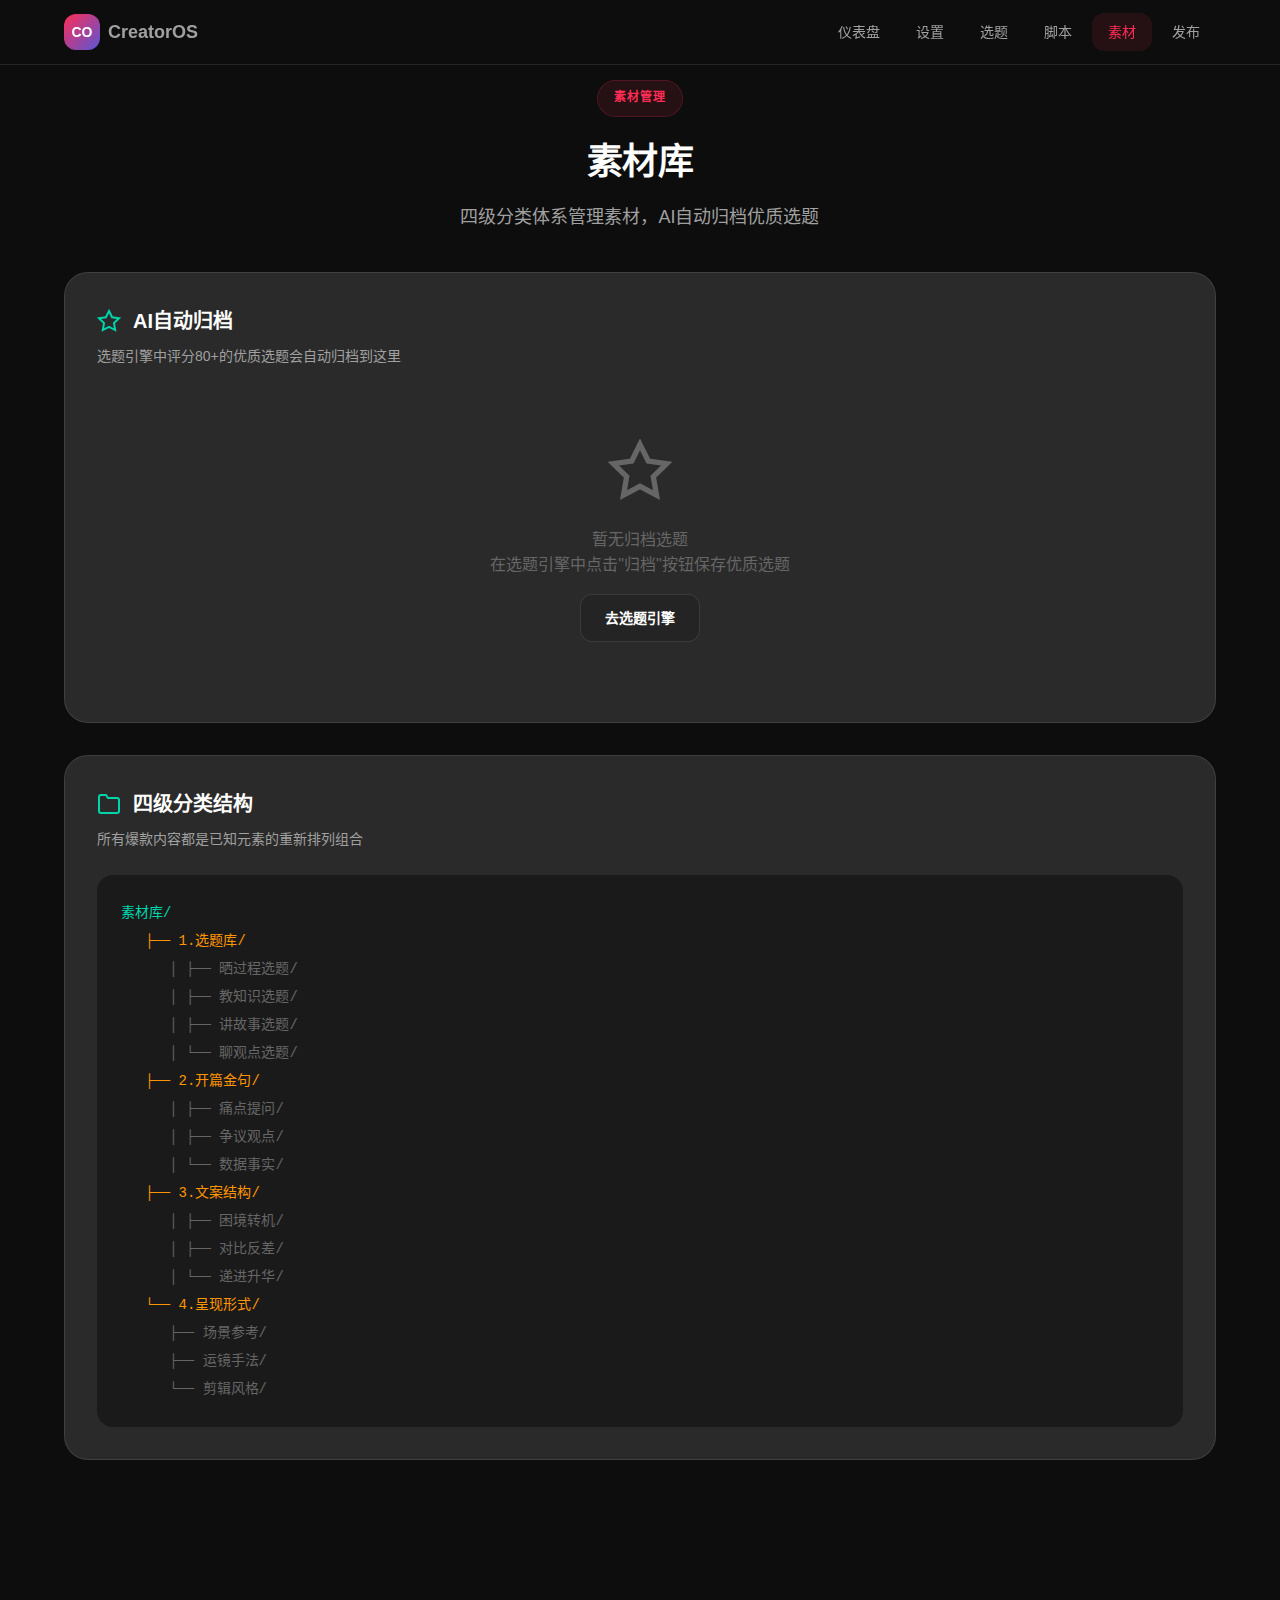
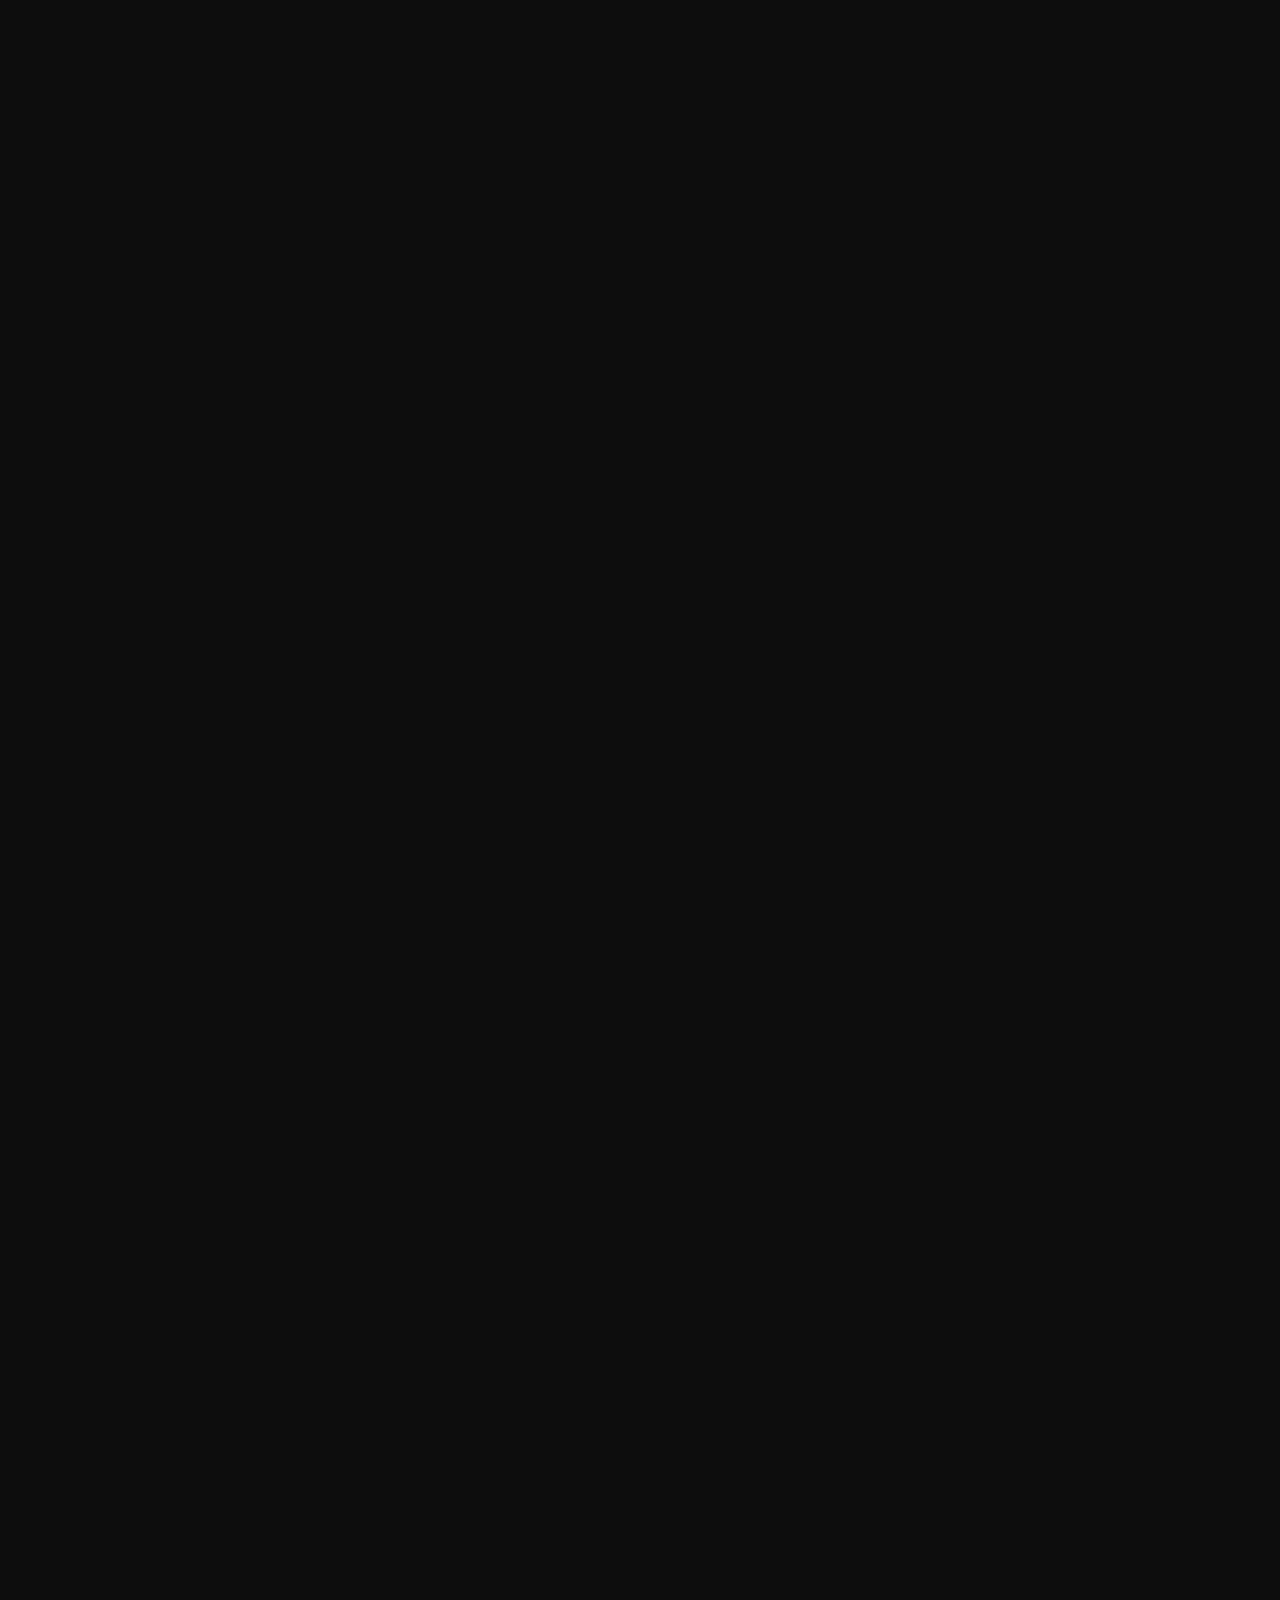
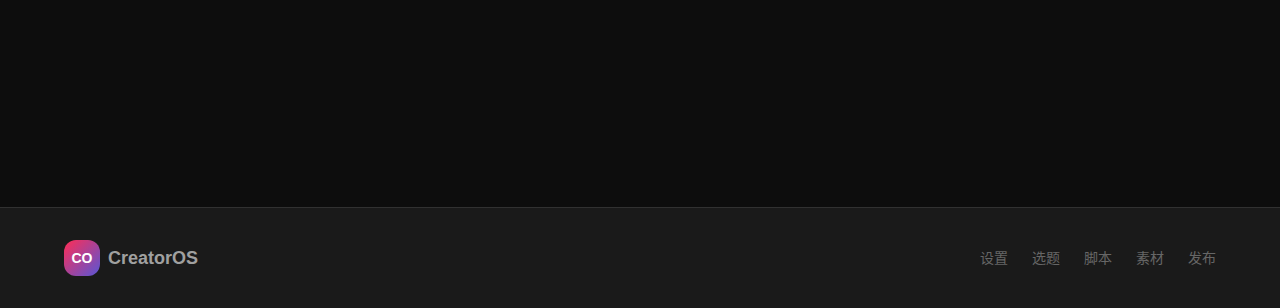
<file: material-library.html>
<!DOCTYPE html>
<html lang="zh-CN">
<head>
  <meta charset="UTF-8">
  <meta name="viewport" content="width=device-width, initial-scale=1.0">
  <meta name="description" content="CreatorOS - 素材库管理">
  <title>素材库 - CreatorOS</title>
  <link rel="icon" type="image/svg+xml" href="data:image/svg+xml,%3Csvg xmlns='http://www.w3.org/2000/svg' viewBox='0 0 32 32'%3E%3Crect width='32' height='32' rx='8' fill='%23FF2D55'/%3E%3Ctext x='16' y='21' font-family='system-ui' font-size='12' font-weight='bold' fill='white' text-anchor='middle'%3ECO%3C/text%3E%3C/svg%3E">
  <link rel="stylesheet" href="assets/css/styles.css">
  <style>
    .material-page { background: var(--bg-dark); }
    
    .section-card {
      background: var(--bg-card);
      border: 1px solid var(--border-color);
      border-radius: var(--radius-2xl);
      padding: var(--space-8);
      margin-bottom: var(--space-8);
    }
    
    .section-card-title {
      font-size: var(--text-xl);
      font-weight: 600;
      margin-bottom: var(--space-2);
      display: flex;
      align-items: center;
      gap: var(--space-3);
    }
    
    .section-card-title svg {
      width: 24px;
      height: 24px;
      stroke: var(--color-secondary);
    }
    
    .section-card-desc {
      color: var(--text-secondary);
      font-size: var(--text-sm);
      margin-bottom: var(--space-6);
    }
    
    .category-tabs {
      display: flex;
      gap: var(--space-2);
      margin-bottom: var(--space-6);
      overflow-x: auto;
      padding-bottom: var(--space-2);
    }
    
    .category-tab {
      padding: var(--space-3) var(--space-5);
      background: var(--bg-surface);
      border: 1px solid var(--border-color);
      border-radius: var(--radius-full);
      font-size: var(--text-sm);
      font-weight: 500;
      color: var(--text-secondary);
      cursor: pointer;
      transition: all var(--transition-base);
      white-space: nowrap;
    }
    
    .category-tab:hover {
      border-color: var(--color-secondary);
      color: var(--text-primary);
    }
    
    .category-tab.active {
      background: var(--color-secondary);
      border-color: var(--color-secondary);
      color: white;
    }
    
    .material-list {
      display: flex;
      flex-direction: column;
      gap: var(--space-3);
    }
    
    .material-item {
      background: var(--bg-surface);
      border: 1px solid var(--border-color);
      border-radius: var(--radius-lg);
      padding: var(--space-4);
      display: flex;
      align-items: center;
      gap: var(--space-4);
      transition: all var(--transition-base);
    }
    
    .material-item:hover {
      border-color: var(--color-secondary);
    }
    
    .material-icon {
      width: 40px;
      height: 40px;
      background: rgba(0, 212, 170, 0.1);
      border-radius: var(--radius-md);
      display: flex;
      align-items: center;
      justify-content: center;
      flex-shrink: 0;
    }
    
    .material-icon svg {
      width: 20px;
      height: 20px;
      stroke: var(--color-secondary);
    }
    
    .material-content {
      flex: 1;
      min-width: 0;
    }
    
    .material-title {
      font-weight: 500;
      margin-bottom: var(--space-1);
      white-space: nowrap;
      overflow: hidden;
      text-overflow: ellipsis;
    }
    
    .material-meta {
      font-size: var(--text-xs);
      color: var(--text-muted);
    }
    
    .material-actions {
      display: flex;
      gap: var(--space-2);
    }
    
    .material-btn {
      width: 32px;
      height: 32px;
      border-radius: var(--radius-md);
      border: none;
      background: var(--bg-elevated);
      color: var(--text-secondary);
      display: flex;
      align-items: center;
      justify-content: center;
      cursor: pointer;
      transition: all var(--transition-base);
    }
    
    .material-btn:hover {
      background: var(--color-secondary);
      color: white;
    }
    
    .material-btn svg {
      width: 16px;
      height: 16px;
    }
    
    .add-material-form {
      background: var(--bg-surface);
      border-radius: var(--radius-xl);
      padding: var(--space-6);
      margin-bottom: var(--space-6);
    }
    
    .form-row {
      display: grid;
      gap: var(--space-4);
      margin-bottom: var(--space-4);
    }
    
    @media (min-width: 640px) {
      .form-row { grid-template-columns: 1fr 2fr; }
    }
    
    .form-input, .form-select, .form-textarea {
      width: 100%;
      padding: var(--space-3) var(--space-4);
      background: var(--bg-elevated);
      border: 1px solid var(--border-color);
      border-radius: var(--radius-lg);
      color: var(--text-primary);
      font-size: var(--text-sm);
    }
    
    .form-input:focus, .form-select:focus, .form-textarea:focus {
      outline: none;
      border-color: var(--color-secondary);
    }
    
    .form-textarea {
      min-height: 100px;
      resize: vertical;
    }
    
    .form-label {
      font-size: var(--text-sm);
      color: var(--text-secondary);
      margin-bottom: var(--space-2);
      display: block;
    }
    
    .structure-tree {
      background: var(--bg-surface);
      border-radius: var(--radius-xl);
      padding: var(--space-6);
      font-family: var(--font-mono);
      font-size: var(--text-sm);
      line-height: 2;
    }
    
    .tree-folder {
      color: var(--color-secondary);
    }
    
    .tree-subfolder {
      color: var(--color-warning);
      margin-left: var(--space-6);
    }
    
    .tree-file {
      color: var(--text-muted);
      margin-left: var(--space-12);
    }
    
    .channel-grid {
      display: grid;
      gap: var(--space-4);
    }
    
    @media (min-width: 640px) {
      .channel-grid { grid-template-columns: repeat(2, 1fr); }
    }
    
    @media (min-width: 1024px) {
      .channel-grid { grid-template-columns: repeat(4, 1fr); }
    }
    
    .channel-card {
      background: var(--bg-surface);
      border: 1px solid var(--border-color);
      border-radius: var(--radius-xl);
      padding: var(--space-5);
      text-align: center;
      transition: all var(--transition-base);
    }
    
    .channel-card:hover {
      border-color: var(--color-secondary);
      transform: translateY(-2px);
    }
    
    .channel-icon {
      font-size: var(--text-3xl);
      margin-bottom: var(--space-3);
    }
    
    .channel-name {
      font-weight: 600;
      margin-bottom: var(--space-2);
    }
    
    .channel-desc {
      font-size: var(--text-xs);
      color: var(--text-muted);
    }
    
    .standard-grid {
      display: grid;
      gap: var(--space-4);
    }
    
    @media (min-width: 768px) {
      .standard-grid { grid-template-columns: repeat(3, 1fr); }
    }
    
    .standard-card {
      background: var(--bg-surface);
      border: 1px solid var(--border-color);
      border-radius: var(--radius-xl);
      padding: var(--space-5);
    }
    
    .standard-title {
      font-weight: 600;
      margin-bottom: var(--space-2);
      display: flex;
      align-items: center;
      gap: var(--space-2);
    }
    
    .standard-title svg {
      width: 18px;
      height: 18px;
      stroke: var(--color-secondary);
    }
    
    .standard-desc {
      font-size: var(--text-sm);
      color: var(--text-secondary);
    }
    
    .dimension-grid {
      display: grid;
      gap: var(--space-3);
      grid-template-columns: repeat(2, 1fr);
    }
    
    @media (min-width: 768px) {
      .dimension-grid { grid-template-columns: repeat(5, 1fr); }
    }
    
    .dimension-card {
      background: var(--bg-elevated);
      border-radius: var(--radius-lg);
      padding: var(--space-4);
      text-align: center;
    }
    
    .dimension-title {
      font-size: var(--text-sm);
      font-weight: 500;
      margin-bottom: var(--space-2);
    }
    
    .dimension-options {
      font-size: var(--text-xs);
      color: var(--text-muted);
      line-height: 1.6;
    }
    
    .empty-state {
      text-align: center;
      padding: var(--space-12);
      color: var(--text-muted);
    }
    
    .empty-state svg {
      width: 64px;
      height: 64px;
      stroke: var(--text-muted);
      margin-bottom: var(--space-4);
    }
  </style>
</head>
<body class="material-page">
  <header class="site-header">
    <div class="container">
      <div class="site-header-inner">
        <a href="index.html" class="logo">
          <span class="logo-mark">CO</span>
          <span class="logo-text">CreatorOS</span>
        </a>
        <nav class="desktop-nav">
          <a href="index.html" class="nav-link">仪表盘</a>
          <a href="setup-wizard.html" class="nav-link">设置</a>
          <a href="topic-engine.html" class="nav-link">选题</a>
          <a href="script-generator.html" class="nav-link">脚本</a>
          <a href="material-library.html" class="nav-link active">素材</a>
          <a href="publish-center.html" class="nav-link">发布</a>
        </nav>
        <button class="mobile-menu-btn" aria-label="Toggle menu">
          <span class="hamburger-line"></span>
          <span class="hamburger-line"></span>
          <span class="hamburger-line"></span>
        </button>
      </div>
    </div>
  </header>
  
  <nav class="mobile-nav">
    <a href="index.html" class="mobile-nav-link">仪表盘</a>
    <a href="setup-wizard.html" class="mobile-nav-link">设置</a>
    <a href="topic-engine.html" class="mobile-nav-link">选题</a>
    <a href="script-generator.html" class="mobile-nav-link">脚本</a>
    <a href="material-library.html" class="mobile-nav-link active">素材</a>
    <a href="publish-center.html" class="mobile-nav-link">发布</a>
  </nav>

  <main class="main-content">
    <div class="container">
      <header class="page-header" data-animate="fade-in-up">
        <span class="page-eyebrow">素材管理</span>
        <h1 class="page-title">素材库</h1>
        <p class="page-subtitle">四级分类体系管理素材，AI自动归档优质选题</p>
      </header>
      
      <section class="section-card" data-animate="fade-in-up" id="ai-archive-section">
        <h2 class="section-card-title">
          <svg viewBox="0 0 24 24" fill="none" stroke="currentColor" stroke-width="2">
            <path d="M12 2l3.09 6.26L22 9.27l-5 4.87 1.18 6.88L12 17.77l-6.18 3.25L7 14.14 2 9.27l6.91-1.01L12 2z"/>
          </svg>
          AI自动归档
        </h2>
        <p class="section-card-desc">选题引擎中评分80+的优质选题会自动归档到这里</p>
        
        <div class="archived-topics" id="archived-topics">
          <div class="empty-state" id="no-archived">
            <svg viewBox="0 0 24 24" fill="none" stroke="currentColor" stroke-width="2">
              <path d="M12 2l3.09 6.26L22 9.27l-5 4.87 1.18 6.88L12 17.77l-6.18 3.25L7 14.14 2 9.27l6.91-1.01L12 2z"/>
            </svg>
            <p>暂无归档选题</p>
            <p class="text-sm">在选题引擎中点击"归档"按钮保存优质选题</p>
            <a href="topic-engine.html" class="btn btn-secondary btn-sm mt-4">去选题引擎</a>
          </div>
          <div class="material-list" id="archived-list" style="display: none;"></div>
        </div>
      </section>
      
      <section class="section-card" data-animate="fade-in-up">
        <h2 class="section-card-title">
          <svg viewBox="0 0 24 24" fill="none" stroke="currentColor" stroke-width="2">
            <path d="M22 19a2 2 0 0 1-2 2H4a2 2 0 0 1-2-2V5a2 2 0 0 1 2-2h5l2 3h9a2 2 0 0 1 2 2z"/>
          </svg>
          四级分类结构
        </h2>
        <p class="section-card-desc">所有爆款内容都是已知元素的重新排列组合</p>
        
        <div class="structure-tree">
          <div class="tree-folder">素材库/</div>
          <div class="tree-subfolder">├── 1.选题库/</div>
          <div class="tree-file">│ ├── 晒过程选题/</div>
          <div class="tree-file">│ ├── 教知识选题/</div>
          <div class="tree-file">│ ├── 讲故事选题/</div>
          <div class="tree-file">│ └── 聊观点选题/</div>
          <div class="tree-subfolder">├── 2.开篇金句/</div>
          <div class="tree-file">│ ├── 痛点提问/</div>
          <div class="tree-file">│ ├── 争议观点/</div>
          <div class="tree-file">│ └── 数据事实/</div>
          <div class="tree-subfolder">├── 3.文案结构/</div>
          <div class="tree-file">│ ├── 困境转机/</div>
          <div class="tree-file">│ ├── 对比反差/</div>
          <div class="tree-file">│ └── 递进升华/</div>
          <div class="tree-subfolder">└── 4.呈现形式/</div>
          <div class="tree-file">  ├── 场景参考/</div>
          <div class="tree-file">  ├── 运镜手法/</div>
          <div class="tree-file">  └── 剪辑风格/</div>
        </div>
      </section>
      
      <section class="section-card" data-animate="fade-in-up">
        <h2 class="section-card-title">
          <svg viewBox="0 0 24 24" fill="none" stroke="currentColor" stroke-width="2">
            <circle cx="12" cy="12" r="10"/>
            <line x1="12" y1="8" x2="12" y2="16"/>
            <line x1="8" y1="12" x2="16" y2="12"/>
          </svg>
          添加素材
        </h2>
        <p class="section-card-desc">快速收集你发现的优质素材</p>
        
        <div class="add-material-form">
          <div class="form-row">
            <div>
              <label class="form-label">分类</label>
              <select class="form-select" id="material-category">
                <option value="topic">选题库</option>
                <option value="opening">开篇金句</option>
                <option value="structure">文案结构</option>
                <option value="presentation">呈现形式</option>
              </select>
            </div>
            <div>
              <label class="form-label">标题</label>
              <input type="text" class="form-input" id="material-title" placeholder="简短描述这个素材">
            </div>
          </div>
          <div>
            <label class="form-label">内容/备注</label>
            <textarea class="form-textarea" id="material-content" placeholder="详细内容或来源链接"></textarea>
          </div>
          <button class="btn btn-primary mt-4" onclick="addMaterial()">添加素材</button>
        </div>
        
        <div class="category-tabs">
          <button class="category-tab active" onclick="switchTab(this, 'topic')">选题库</button>
          <button class="category-tab" onclick="switchTab(this, 'opening')">开篇金句</button>
          <button class="category-tab" onclick="switchTab(this, 'structure')">文案结构</button>
          <button class="category-tab" onclick="switchTab(this, 'presentation')">呈现形式</button>
        </div>
        
        <div class="material-list" id="material-list">
          <div class="material-item">
            <div class="material-icon">
              <svg viewBox="0 0 24 24" fill="none" stroke="currentColor" stroke-width="2">
                <path d="M14 2H6a2 2 0 0 0-2 2v16a2 2 0 0 0 2 2h12a2 2 0 0 0 2-2V8z"/>
                <polyline points="14 2 14 8 20 8"/>
              </svg>
            </div>
            <div class="material-content">
              <div class="material-title">100块在上海吃一周挑战</div>
              <div class="material-meta">选题库 · 成本元素 · 2天前</div>
            </div>
            <div class="material-actions">
              <button class="material-btn" title="编辑">
                <svg viewBox="0 0 24 24" fill="none" stroke="currentColor" stroke-width="2"><path d="M11 4H4a2 2 0 0 0-2 2v14a2 2 0 0 0 2 2h14a2 2 0 0 0 2-2v-7"/><path d="M18.5 2.5a2.121 2.121 0 0 1 3 3L12 15l-4 1 1-4 9.5-9.5z"/></svg>
              </button>
              <button class="material-btn" title="删除">
                <svg viewBox="0 0 24 24" fill="none" stroke="currentColor" stroke-width="2"><polyline points="3 6 5 6 21 6"/><path d="M19 6v14a2 2 0 0 1-2 2H7a2 2 0 0 1-2-2V6m3 0V4a2 2 0 0 1 2-2h4a2 2 0 0 1 2 2v2"/></svg>
              </button>
            </div>
          </div>
          <div class="material-item">
            <div class="material-icon">
              <svg viewBox="0 0 24 24" fill="none" stroke="currentColor" stroke-width="2">
                <path d="M14 2H6a2 2 0 0 0-2 2v16a2 2 0 0 0 2 2h12a2 2 0 0 0 2-2V8z"/>
                <polyline points="14 2 14 8 20 8"/>
              </svg>
            </div>
            <div class="material-content">
              <div class="material-title">宝妈产后三个月瘦身秘籍</div>
              <div class="material-meta">选题库 · 人群元素 · 3天前</div>
            </div>
            <div class="material-actions">
              <button class="material-btn" title="编辑">
                <svg viewBox="0 0 24 24" fill="none" stroke="currentColor" stroke-width="2"><path d="M11 4H4a2 2 0 0 0-2 2v14a2 2 0 0 0 2 2h14a2 2 0 0 0 2-2v-7"/><path d="M18.5 2.5a2.121 2.121 0 0 1 3 3L12 15l-4 1 1-4 9.5-9.5z"/></svg>
              </button>
              <button class="material-btn" title="删除">
                <svg viewBox="0 0 24 24" fill="none" stroke="currentColor" stroke-width="2"><polyline points="3 6 5 6 21 6"/><path d="M19 6v14a2 2 0 0 1-2 2H7a2 2 0 0 1-2-2V6m3 0V4a2 2 0 0 1 2-2h4a2 2 0 0 1 2 2v2"/></svg>
              </button>
            </div>
          </div>
          <div class="material-item">
            <div class="material-icon">
              <svg viewBox="0 0 24 24" fill="none" stroke="currentColor" stroke-width="2">
                <path d="M14 2H6a2 2 0 0 0-2 2v16a2 2 0 0 0 2 2h12a2 2 0 0 0 2-2V8z"/>
                <polyline points="14 2 14 8 20 8"/>
              </svg>
            </div>
            <div class="material-content">
              <div class="material-title">带奶奶做美甲系列</div>
              <div class="material-meta">选题库 · 反差元素 · 5天前</div>
            </div>
            <div class="material-actions">
              <button class="material-btn" title="编辑">
                <svg viewBox="0 0 24 24" fill="none" stroke="currentColor" stroke-width="2"><path d="M11 4H4a2 2 0 0 0-2 2v14a2 2 0 0 0 2 2h14a2 2 0 0 0 2-2v-7"/><path d="M18.5 2.5a2.121 2.121 0 0 1 3 3L12 15l-4 1 1-4 9.5-9.5z"/></svg>
              </button>
              <button class="material-btn" title="删除">
                <svg viewBox="0 0 24 24" fill="none" stroke="currentColor" stroke-width="2"><polyline points="3 6 5 6 21 6"/><path d="M19 6v14a2 2 0 0 1-2 2H7a2 2 0 0 1-2-2V6m3 0V4a2 2 0 0 1 2-2h4a2 2 0 0 1 2 2v2"/></svg>
              </button>
            </div>
          </div>
        </div>
      </section>
      
      <section class="section-card" data-animate="fade-in-up">
        <h2 class="section-card-title">
          <svg viewBox="0 0 24 24" fill="none" stroke="currentColor" stroke-width="2">
            <circle cx="11" cy="11" r="8"/>
            <line x1="21" y1="21" x2="16.65" y2="16.65"/>
          </svg>
          素材采集渠道
        </h2>
        <p class="section-card-desc">从这些渠道挖掘优质素材</p>
        
        <div class="channel-grid">
          <div class="channel-card">
            <div class="channel-icon">🎵</div>
            <div class="channel-name">抖音搜索</div>
            <p class="channel-desc">行业关键词 + 半年内 + 最多点赞</p>
          </div>
          <div class="channel-card">
            <div class="channel-icon">🔥</div>
            <div class="channel-name">热点宝</div>
            <p class="channel-desc">追踪同行、系统推荐、粉丝画像</p>
          </div>
          <div class="channel-card">
            <div class="channel-icon">💬</div>
            <div class="channel-name">评论区</div>
            <p class="channel-desc">同行评论区未回复的真实需求</p>
          </div>
          <div class="channel-card">
            <div class="channel-icon">📕</div>
            <div class="channel-name">小红书</div>
            <p class="channel-desc">封面标题策略、关键词前置</p>
          </div>
        </div>
      </section>
      
      <section class="section-card" data-animate="fade-in-up">
        <h2 class="section-card-title">
          <svg viewBox="0 0 24 24" fill="none" stroke="currentColor" stroke-width="2">
            <path d="M22 11.08V12a10 10 0 1 1-5.93-9.14"/>
            <polyline points="22 4 12 14.01 9 11.01"/>
          </svg>
          选题筛选三标准
        </h2>
        <p class="section-card-desc">确保收集的素材有效可用</p>
        
        <div class="standard-grid">
          <div class="standard-card">
            <div class="standard-title">
              <svg viewBox="0 0 24 24" fill="none" stroke="currentColor" stroke-width="2"><circle cx="12" cy="12" r="10"/><line x1="12" y1="16" x2="12" y2="12"/><line x1="12" y1="8" x2="12.01" y2="8"/></svg>
              客观性
            </div>
            <p class="standard-desc">避免参考超级大号，关注3-5千粉但有30-60万点赞的爆款</p>
          </div>
          <div class="standard-card">
            <div class="standard-title">
              <svg viewBox="0 0 24 24" fill="none" stroke="currentColor" stroke-width="2"><circle cx="12" cy="12" r="10"/><polyline points="12 6 12 12 16 14"/></svg>
              有效性
            </div>
            <p class="standard-desc">只看一年内的爆款，超时信息差失效</p>
          </div>
          <div class="standard-card">
            <div class="standard-title">
              <svg viewBox="0 0 24 24" fill="none" stroke="currentColor" stroke-width="2"><path d="M22 11.08V12a10 10 0 1 1-5.93-9.14"/><polyline points="22 4 12 14.01 9 11.01"/></svg>
              可用性
            </div>
            <p class="standard-desc">确保自己能复现，匹配执行能力</p>
          </div>
        </div>
      </section>
      
      <section class="section-card" data-animate="fade-in-up">
        <h2 class="section-card-title">
          <svg viewBox="0 0 24 24" fill="none" stroke="currentColor" stroke-width="2">
            <rect x="3" y="3" width="18" height="18" rx="2" ry="2"/>
            <circle cx="8.5" cy="8.5" r="1.5"/>
            <polyline points="21 15 16 10 5 21"/>
          </svg>
          呈现形式创新五维度
        </h2>
        <p class="section-card-desc">只需更换任意2个维度就能创造全新呈现形式</p>
        
        <div class="dimension-grid">
          <div class="dimension-card">
            <div class="dimension-title">拍摄角度</div>
            <p class="dimension-options">俯拍/仰拍/平拍/怼脸/远景</p>
          </div>
          <div class="dimension-card">
            <div class="dimension-title">出镜人物</div>
            <p class="dimension-options">单人/双人/多人</p>
          </div>
          <div class="dimension-card">
            <div class="dimension-title">出场方式</div>
            <p class="dimension-options">站姿/奔跑/爬行/咆哮</p>
          </div>
          <div class="dimension-card">
            <div class="dimension-title">使用道具</div>
            <p class="dimension-options">水杯/耳环/发箍/帽子</p>
          </div>
          <div class="dimension-card">
            <div class="dimension-title">剪辑方式</div>
            <p class="dimension-options">调色/字幕/转场</p>
          </div>
        </div>
      </section>
      
      <div class="text-center mt-8" data-animate="fade-in-up">
        <a href="publish-center.html" class="btn btn-primary">下一步：发布中心 →</a>
      </div>
    </div>
  </main>

  <footer class="site-footer">
    <div class="container">
      <div class="footer-content">
        <a href="index.html" class="logo">
          <span class="logo-mark">CO</span>
          <span class="logo-text">CreatorOS</span>
        </a>
        <nav class="footer-nav">
          <a href="setup-wizard.html" class="footer-link">设置</a>
          <a href="topic-engine.html" class="footer-link">选题</a>
          <a href="script-generator.html" class="footer-link">脚本</a>
          <a href="material-library.html" class="footer-link">素材</a>
          <a href="publish-center.html" class="footer-link">发布</a>
        </nav>
      </div>
    </div>
  </footer>

  <script src="assets/js/main.js"></script>
  <script>
    function switchTab(el, category) {
      document.querySelectorAll('.category-tab').forEach(tab => tab.classList.remove('active'));
      el.classList.add('active');
    }
    
    function addMaterial() {
      const category = document.getElementById('material-category').value;
      const title = document.getElementById('material-title').value;
      const content = document.getElementById('material-content').value;
      
      if (!title) {
        alert('请输入素材标题');
        return;
      }
      
      const categoryNames = {
        topic: '选题库',
        opening: '开篇金句',
        structure: '文案结构',
        presentation: '呈现形式'
      };
      
      const list = document.getElementById('material-list');
      const item = document.createElement('div');
      item.className = 'material-item';
      item.innerHTML = `
        <div class="material-icon">
          <svg viewBox="0 0 24 24" fill="none" stroke="currentColor" stroke-width="2">
            <path d="M14 2H6a2 2 0 0 0-2 2v16a2 2 0 0 0 2 2h12a2 2 0 0 0 2-2V8z"/>
            <polyline points="14 2 14 8 20 8"/>
          </svg>
        </div>
        <div class="material-content">
          <div class="material-title">${title}</div>
          <div class="material-meta">${categoryNames[category]} · 刚刚</div>
        </div>
        <div class="material-actions">
          <button class="material-btn" title="删除" onclick="this.closest('.material-item').remove()">
            <svg viewBox="0 0 24 24" fill="none" stroke="currentColor" stroke-width="2"><polyline points="3 6 5 6 21 6"/><path d="M19 6v14a2 2 0 0 1-2 2H7a2 2 0 0 1-2-2V6m3 0V4a2 2 0 0 1 2-2h4a2 2 0 0 1 2 2v2"/></svg>
          </button>
        </div>
      `;
      list.insertBefore(item, list.firstChild);
      
      document.getElementById('material-title').value = '';
      document.getElementById('material-content').value = '';
    }
    
    function loadArchivedTopics() {
      const archived = JSON.parse(localStorage.getItem('creatorOS_archivedTopics') || '[]');
      
      if (archived.length === 0) {
        document.getElementById('no-archived').style.display = 'block';
        document.getElementById('archived-list').style.display = 'none';
        return;
      }
      
      document.getElementById('no-archived').style.display = 'none';
      document.getElementById('archived-list').style.display = 'flex';
      
      const list = document.getElementById('archived-list');
      list.innerHTML = archived.map((topic, index) => `
        <div class="material-item">
          <div class="material-icon">
            <svg viewBox="0 0 24 24" fill="none" stroke="currentColor" stroke-width="2">
              <path d="M12 2l3.09 6.26L22 9.27l-5 4.87 1.18 6.88L12 17.77l-6.18 3.25L7 14.14 2 9.27l6.91-1.01L12 2z"/>
            </svg>
          </div>
          <div class="material-content">
            <div class="material-title">${topic.title}</div>
            <div class="material-meta">${topic.type || '选题'} · 评分 ${topic.score || 85} · ${formatDate(topic.archivedAt)}</div>
          </div>
          <div class="material-actions">
            <button class="material-btn" title="使用" onclick="useTopic(${index})">
              <svg viewBox="0 0 24 24" fill="none" stroke="currentColor" stroke-width="2"><polyline points="9 18 15 12 9 6"/></svg>
            </button>
            <button class="material-btn" title="删除" onclick="removeArchived(${index})">
              <svg viewBox="0 0 24 24" fill="none" stroke="currentColor" stroke-width="2"><polyline points="3 6 5 6 21 6"/><path d="M19 6v14a2 2 0 0 1-2 2H7a2 2 0 0 1-2-2V6m3 0V4a2 2 0 0 1 2-2h4a2 2 0 0 1 2 2v2"/></svg>
            </button>
          </div>
        </div>
      `).join('');
    }
    
    function formatDate(dateStr) {
      if (!dateStr) return '未知';
      const date = new Date(dateStr);
      const now = new Date();
      const diff = now - date;
      const days = Math.floor(diff / (1000 * 60 * 60 * 24));
      if (days === 0) return '今天';
      if (days === 1) return '昨天';
      if (days < 7) return `${days}天前`;
      return `${date.getMonth() + 1}/${date.getDate()}`;
    }
    
    function useTopic(index) {
      const archived = JSON.parse(localStorage.getItem('creatorOS_archivedTopics') || '[]');
      const topic = archived[index];
      if (topic) {
        localStorage.setItem('creatorOS_selectedTopic', JSON.stringify(topic));
        window.location.href = 'script-generator.html';
      }
    }
    
    function removeArchived(index) {
      if (!confirm('确定要删除这个归档选题吗？')) return;
      const archived = JSON.parse(localStorage.getItem('creatorOS_archivedTopics') || '[]');
      archived.splice(index, 1);
      localStorage.setItem('creatorOS_archivedTopics', JSON.stringify(archived));
      loadArchivedTopics();
    }
    
    loadArchivedTopics();
  </script>
</body>
</html>
</file>
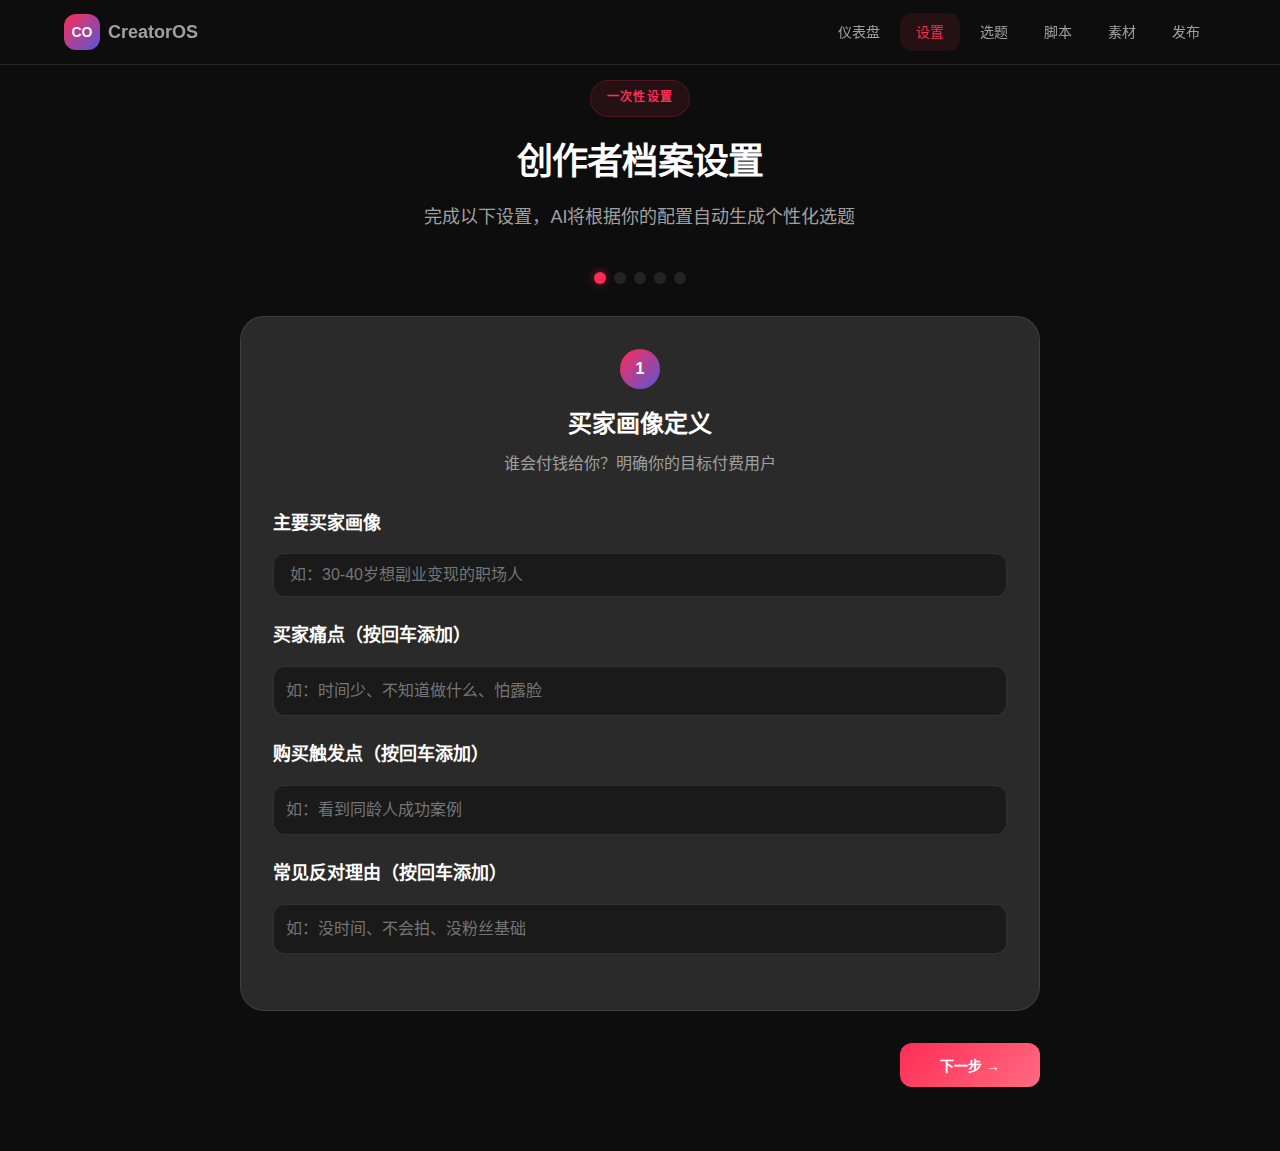
<file: positioning.html>
<!DOCTYPE html>
<html lang="zh-CN">
<head>
  <meta charset="UTF-8">
  <meta name="viewport" content="width=device-width, initial-scale=1.0">
  <title>重定向中... - CreatorOS</title>
  <meta http-equiv="refresh" content="0;url=setup-wizard.html">
  <link rel="icon" type="image/svg+xml" href="data:image/svg+xml,%3Csvg xmlns='http://www.w3.org/2000/svg' viewBox='0 0 32 32'%3E%3Crect width='32' height='32' rx='8' fill='%23FF2D55'/%3E%3Ctext x='16' y='21' font-family='system-ui' font-size='12' font-weight='bold' fill='white' text-anchor='middle'%3ECO%3C/text%3E%3C/svg%3E">
  <style>
    body {
      font-family: system-ui, -apple-system, sans-serif;
      background: #0a0a0a;
      color: #fff;
      display: flex;
      justify-content: center;
      align-items: center;
      min-height: 100vh;
      margin: 0;
      text-align: center;
    }
    .redirect-box {
      padding: 2rem;
    }
    .redirect-box h1 {
      font-size: 1.5rem;
      margin-bottom: 1rem;
    }
    .redirect-box p {
      color: #888;
      margin-bottom: 1.5rem;
    }
    .redirect-box a {
      color: #FF2D55;
      text-decoration: none;
    }
  </style>
</head>
<body>
  <div class="redirect-box">
    <h1>页面已迁移</h1>
    <p>"定位"功能已整合到设置向导中</p>
    <p>正在跳转到 <a href="setup-wizard.html">设置向导</a>...</p>
  </div>
  <script>
    window.location.href = 'setup-wizard.html';
  </script>
</body>
</html>
</file>
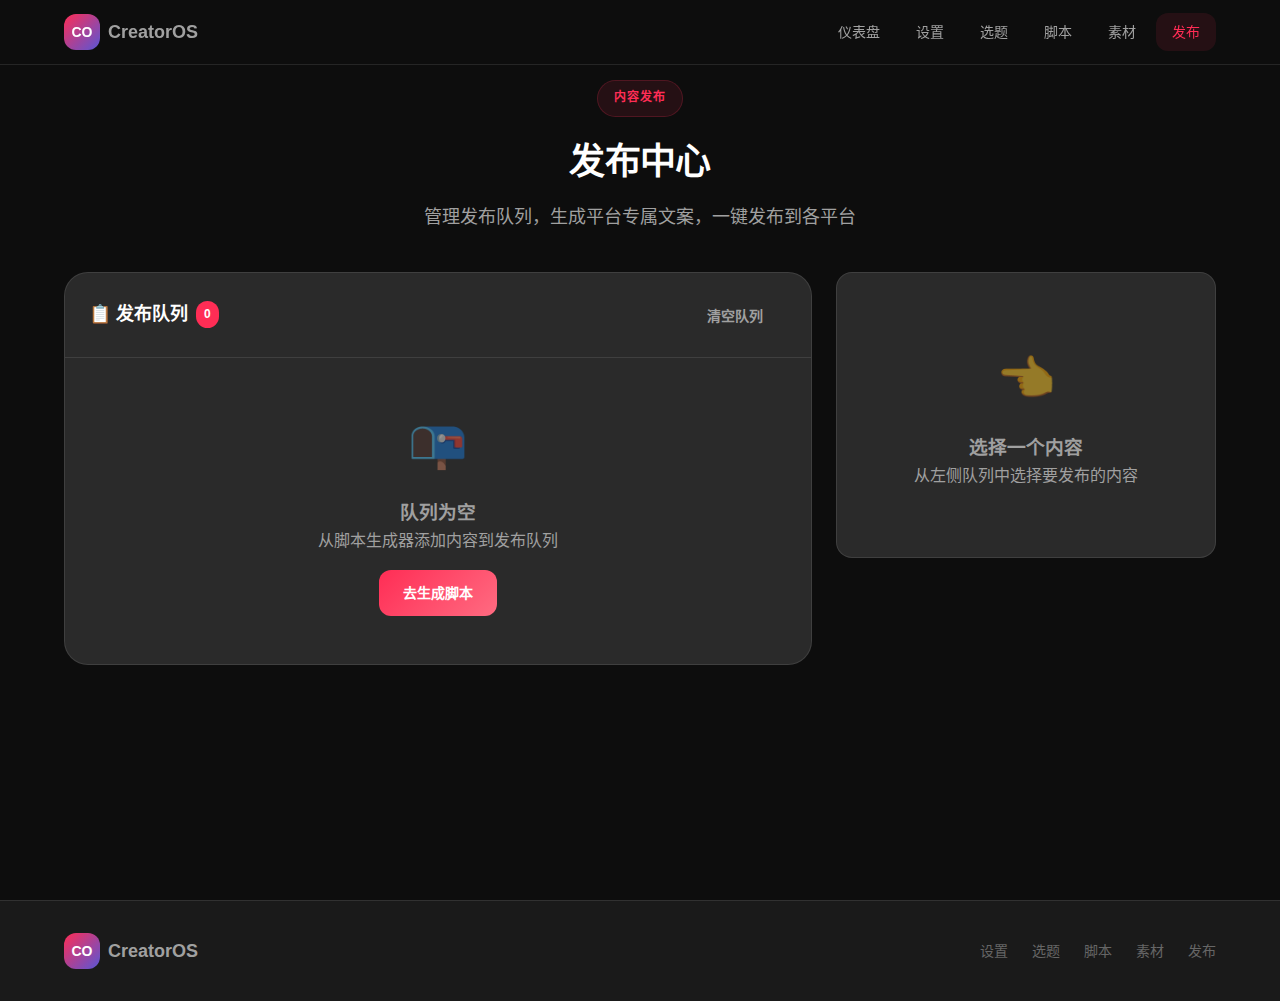
<file: publish-center.html>
<!DOCTYPE html>
<html lang="zh-CN">
<head>
  <meta charset="UTF-8">
  <meta name="viewport" content="width=device-width, initial-scale=1.0">
  <meta name="description" content="CreatorOS - 发布中心">
  <title>发布中心 - CreatorOS</title>
  <link rel="icon" type="image/svg+xml" href="data:image/svg+xml,%3Csvg xmlns='http://www.w3.org/2000/svg' viewBox='0 0 32 32'%3E%3Crect width='32' height='32' rx='8' fill='%23FF2D55'/%3E%3Ctext x='16' y='21' font-family='system-ui' font-size='12' font-weight='bold' fill='white' text-anchor='middle'%3ECO%3C/text%3E%3C/svg%3E">
  <link rel="stylesheet" href="assets/css/styles.css">
  <style>
    .publish-layout {
      display: grid;
      gap: var(--space-6);
    }
    
    @media (min-width: 1024px) {
      .publish-layout {
        grid-template-columns: 1fr 380px;
      }
    }
    
    .queue-card {
      background: var(--bg-card);
      border: 1px solid var(--border-color);
      border-radius: var(--radius-2xl);
      overflow: hidden;
    }
    
    .queue-header {
      display: flex;
      justify-content: space-between;
      align-items: center;
      padding: var(--space-5) var(--space-6);
      border-bottom: 1px solid var(--border-color);
    }
    
    .queue-title {
      font-size: var(--text-lg);
      font-weight: 600;
      display: flex;
      align-items: center;
      gap: var(--space-2);
    }
    
    .queue-count {
      background: var(--color-primary);
      color: white;
      font-size: var(--text-xs);
      padding: var(--space-1) var(--space-2);
      border-radius: var(--radius-full);
    }
    
    .queue-empty {
      padding: var(--space-12);
      text-align: center;
      color: var(--text-secondary);
    }
    
    .queue-empty-icon {
      font-size: 3rem;
      margin-bottom: var(--space-4);
      opacity: 0.5;
    }
    
    .queue-list {
      padding: var(--space-4);
      display: flex;
      flex-direction: column;
      gap: var(--space-3);
    }
    
    .queue-item {
      background: var(--bg-surface);
      border: 1px solid var(--border-color);
      border-radius: var(--radius-xl);
      padding: var(--space-4);
      cursor: pointer;
      transition: all var(--transition-base);
    }
    
    .queue-item:hover {
      border-color: var(--color-accent);
    }
    
    .queue-item.selected {
      border-color: var(--color-primary);
      background: rgba(255, 45, 85, 0.05);
    }
    
    .queue-item-header {
      display: flex;
      justify-content: space-between;
      align-items: flex-start;
      margin-bottom: var(--space-2);
    }
    
    .queue-item-type {
      font-size: var(--text-xs);
      color: var(--color-accent);
      font-weight: 600;
    }
    
    .queue-item-status {
      font-size: var(--text-xs);
      padding: var(--space-1) var(--space-2);
      border-radius: var(--radius-full);
    }
    
    .status-draft {
      background: rgba(255, 149, 0, 0.2);
      color: var(--color-warning);
    }
    
    .status-ready {
      background: rgba(0, 212, 170, 0.2);
      color: var(--color-secondary);
    }
    
    .status-scheduled {
      background: rgba(88, 86, 214, 0.2);
      color: var(--color-accent);
    }
    
    .queue-item-title {
      font-weight: 600;
      margin-bottom: var(--space-2);
      line-height: 1.4;
    }
    
    .queue-item-meta {
      display: flex;
      gap: var(--space-3);
      font-size: var(--text-xs);
      color: var(--text-muted);
    }
    
    .queue-item-actions {
      display: flex;
      gap: var(--space-2);
      margin-top: var(--space-3);
      padding-top: var(--space-3);
      border-top: 1px solid var(--border-color);
    }
    
    .queue-item-actions button {
      flex: 1;
      padding: var(--space-2);
      font-size: var(--text-xs);
      background: var(--bg-elevated);
      border: 1px solid var(--border-color);
      border-radius: var(--radius-md);
      color: var(--text-secondary);
      cursor: pointer;
      transition: all var(--transition-base);
    }
    
    .queue-item-actions button:hover {
      border-color: var(--color-primary);
      color: var(--color-primary);
    }
    
    .sidebar-card {
      background: var(--bg-card);
      border: 1px solid var(--border-color);
      border-radius: var(--radius-xl);
      padding: var(--space-5);
      margin-bottom: var(--space-4);
    }
    
    .sidebar-card-title {
      font-size: var(--text-sm);
      font-weight: 600;
      margin-bottom: var(--space-4);
      display: flex;
      align-items: center;
      gap: var(--space-2);
    }
    
    .platform-grid {
      display: grid;
      grid-template-columns: repeat(3, 1fr);
      gap: var(--space-2);
      margin-bottom: var(--space-4);
    }
    
    .platform-btn {
      display: flex;
      flex-direction: column;
      align-items: center;
      gap: var(--space-2);
      padding: var(--space-3);
      background: var(--bg-surface);
      border: 2px solid var(--border-color);
      border-radius: var(--radius-lg);
      cursor: pointer;
      transition: all var(--transition-base);
    }
    
    .platform-btn:hover {
      border-color: var(--color-primary);
    }
    
    .platform-btn.selected {
      border-color: var(--color-primary);
      background: rgba(255, 45, 85, 0.1);
    }
    
    .platform-icon {
      font-size: var(--text-xl);
    }
    
    .platform-name {
      font-size: var(--text-xs);
      font-weight: 500;
    }
    
    .copy-generator {
      margin-top: var(--space-4);
    }
    
    .copy-textarea {
      width: 100%;
      min-height: 120px;
      padding: var(--space-3);
      background: var(--bg-surface);
      border: 1px solid var(--border-color);
      border-radius: var(--radius-lg);
      color: var(--text-primary);
      font-family: var(--font-sans);
      font-size: var(--text-sm);
      line-height: 1.6;
      resize: vertical;
      margin-bottom: var(--space-3);
    }
    
    .copy-textarea:focus {
      outline: none;
      border-color: var(--color-primary);
    }
    
    .copy-actions {
      display: flex;
      gap: var(--space-2);
    }
    
    .copy-actions button {
      flex: 1;
    }
    
    .checklist-card {
      background: var(--bg-card);
      border: 1px solid var(--border-color);
      border-radius: var(--radius-xl);
      padding: var(--space-5);
      margin-bottom: var(--space-4);
    }
    
    .checklist {
      display: flex;
      flex-direction: column;
      gap: var(--space-2);
    }
    
    .checklist-item {
      display: flex;
      align-items: center;
      gap: var(--space-3);
      padding: var(--space-3);
      background: var(--bg-surface);
      border: 1px solid var(--border-color);
      border-radius: var(--radius-lg);
      cursor: pointer;
      transition: all var(--transition-base);
    }
    
    .checklist-item:hover {
      border-color: var(--color-secondary);
    }
    
    .checklist-item.checked {
      border-color: var(--color-secondary);
      background: rgba(0, 212, 170, 0.1);
    }
    
    .checklist-box {
      width: 20px;
      height: 20px;
      border: 2px solid var(--border-color);
      border-radius: var(--radius-md);
      display: flex;
      align-items: center;
      justify-content: center;
      flex-shrink: 0;
      transition: all var(--transition-base);
    }
    
    .checklist-item.checked .checklist-box {
      background: var(--color-secondary);
      border-color: var(--color-secondary);
    }
    
    .checklist-box svg {
      width: 12px;
      height: 12px;
      stroke: white;
      stroke-width: 3;
      opacity: 0;
    }
    
    .checklist-item.checked .checklist-box svg {
      opacity: 1;
    }
    
    .checklist-text {
      font-size: var(--text-sm);
      color: var(--text-secondary);
    }
    
    .checklist-item.checked .checklist-text {
      color: var(--color-secondary);
    }
    
    .progress-bar {
      height: 6px;
      background: var(--bg-elevated);
      border-radius: var(--radius-full);
      margin-top: var(--space-4);
      overflow: hidden;
    }
    
    .progress-fill {
      height: 100%;
      background: linear-gradient(90deg, var(--color-primary), var(--color-secondary));
      border-radius: var(--radius-full);
      transition: width 0.3s ease;
    }
    
    .schedule-card {
      background: var(--bg-card);
      border: 1px solid var(--border-color);
      border-radius: var(--radius-xl);
      padding: var(--space-5);
      margin-bottom: var(--space-4);
    }
    
    .time-suggestion {
      display: flex;
      align-items: center;
      gap: var(--space-3);
      padding: var(--space-3);
      background: rgba(0, 212, 170, 0.1);
      border: 1px solid rgba(0, 212, 170, 0.3);
      border-radius: var(--radius-lg);
      margin-bottom: var(--space-4);
    }
    
    .time-suggestion-icon {
      font-size: var(--text-xl);
    }
    
    .time-suggestion-text {
      font-size: var(--text-sm);
    }
    
    .time-suggestion-value {
      color: var(--color-secondary);
      font-weight: 600;
    }
    
    .schedule-input {
      width: 100%;
      padding: var(--space-3);
      background: var(--bg-surface);
      border: 1px solid var(--border-color);
      border-radius: var(--radius-lg);
      color: var(--text-primary);
      font-family: var(--font-sans);
      font-size: var(--text-sm);
    }
    
    .schedule-input:focus {
      outline: none;
      border-color: var(--color-primary);
    }
    
    .publish-actions {
      display: flex;
      flex-direction: column;
      gap: var(--space-3);
    }
    
    .detail-panel {
      display: none;
    }
    
    .detail-panel.active {
      display: block;
    }
    
    .detail-header {
      margin-bottom: var(--space-6);
    }
    
    .detail-topic {
      font-size: var(--text-xs);
      color: var(--color-accent);
      font-weight: 600;
      margin-bottom: var(--space-2);
    }
    
    .detail-title {
      font-size: var(--text-xl);
      font-weight: 600;
      margin-bottom: var(--space-2);
    }
    
    .detail-meta {
      display: flex;
      gap: var(--space-4);
      font-size: var(--text-sm);
      color: var(--text-muted);
    }
    
    .script-preview {
      background: var(--bg-surface);
      border: 1px solid var(--border-color);
      border-radius: var(--radius-xl);
      padding: var(--space-5);
      margin-bottom: var(--space-6);
      max-height: 300px;
      overflow-y: auto;
    }
    
    .script-preview-title {
      font-size: var(--text-sm);
      font-weight: 600;
      color: var(--text-secondary);
      margin-bottom: var(--space-3);
    }
    
    .script-preview-content {
      font-size: var(--text-sm);
      line-height: 1.8;
      white-space: pre-wrap;
      color: var(--text-primary);
    }
    
    .no-selection {
      text-align: center;
      padding: var(--space-12);
      color: var(--text-secondary);
    }
    
    .no-selection-icon {
      font-size: 3rem;
      margin-bottom: var(--space-4);
      opacity: 0.5;
    }
  </style>
</head>
<body>
  <!-- Header -->
  <header class="site-header">
    <div class="container">
      <div class="site-header-inner">
        <a href="index.html" class="logo">
          <span class="logo-mark">CO</span>
          <span class="logo-text">CreatorOS</span>
        </a>
        <nav class="desktop-nav">
          <a href="index.html" class="nav-link">仪表盘</a>
          <a href="setup-wizard.html" class="nav-link">设置</a>
          <a href="topic-engine.html" class="nav-link">选题</a>
          <a href="script-generator.html" class="nav-link">脚本</a>
          <a href="material-library.html" class="nav-link">素材</a>
          <a href="publish-center.html" class="nav-link active">发布</a>
        </nav>
        <button class="mobile-menu-btn" aria-label="Toggle menu">
          <span class="hamburger-line"></span>
          <span class="hamburger-line"></span>
          <span class="hamburger-line"></span>
        </button>
      </div>
    </div>
  </header>
  
  <nav class="mobile-nav">
    <a href="index.html" class="mobile-nav-link">仪表盘</a>
    <a href="setup-wizard.html" class="mobile-nav-link">设置</a>
    <a href="topic-engine.html" class="mobile-nav-link">选题</a>
    <a href="script-generator.html" class="mobile-nav-link">脚本</a>
    <a href="material-library.html" class="mobile-nav-link">素材</a>
    <a href="publish-center.html" class="mobile-nav-link active">发布</a>
  </nav>

  <!-- Main Content -->
  <main class="main-content">
    <div class="container">
      <header class="page-header" data-animate="fade-in-up">
        <span class="page-eyebrow">内容发布</span>
        <h1 class="page-title">发布中心</h1>
        <p class="page-subtitle">管理发布队列，生成平台专属文案，一键发布到各平台</p>
      </header>
      
      <div class="publish-layout">
        <!-- Left: Queue List -->
        <div>
          <div class="queue-card" data-animate="fade-in-up">
            <div class="queue-header">
              <h2 class="queue-title">
                📋 发布队列
                <span class="queue-count" id="queue-count">0</span>
              </h2>
              <button class="btn btn-ghost btn-sm" onclick="clearQueue()">清空队列</button>
            </div>
            
            <div id="queue-empty" class="queue-empty">
              <div class="queue-empty-icon">📭</div>
              <h3>队列为空</h3>
              <p class="text-sm mb-4">从脚本生成器添加内容到发布队列</p>
              <a href="script-generator.html" class="btn btn-primary btn-sm">去生成脚本</a>
            </div>
            
            <div id="queue-list" class="queue-list" style="display: none;"></div>
          </div>
        </div>
        
        <!-- Right: Detail & Actions -->
        <div>
          <!-- No Selection State -->
          <div id="no-selection" class="sidebar-card">
            <div class="no-selection">
              <div class="no-selection-icon">👈</div>
              <h3>选择一个内容</h3>
              <p class="text-sm">从左侧队列中选择要发布的内容</p>
            </div>
          </div>
          
          <!-- Detail Panel (hidden by default) -->
          <div id="detail-panel" class="detail-panel">
            <!-- Content Preview -->
            <div class="sidebar-card" data-animate="fade-in-up">
              <div class="detail-header">
                <div class="detail-topic" id="detail-type">讲故事</div>
                <h3 class="detail-title" id="detail-title">选题标题</h3>
                <div class="detail-meta">
                  <span id="detail-date">2025-01-16</span>
                  <span id="detail-words">0 字</span>
                </div>
              </div>
              
              <div class="script-preview">
                <div class="script-preview-title">📝 脚本预览</div>
                <div class="script-preview-content" id="script-preview"></div>
              </div>
            </div>
            
            <!-- Platform Selection & Copy Generation -->
            <div class="sidebar-card" data-animate="fade-in-up">
              <h3 class="sidebar-card-title">📱 选择发布平台</h3>
              <div class="platform-grid">
                <div class="platform-btn selected" data-platform="douyin" onclick="selectPlatform(this)">
                  <span class="platform-icon">🎵</span>
                  <span class="platform-name">抖音</span>
                </div>
                <div class="platform-btn" data-platform="xiaohongshu" onclick="selectPlatform(this)">
                  <span class="platform-icon">📕</span>
                  <span class="platform-name">小红书</span>
                </div>
                <div class="platform-btn" data-platform="shipinhao" onclick="selectPlatform(this)">
                  <span class="platform-icon">📺</span>
                  <span class="platform-name">视频号</span>
                </div>
              </div>
              
              <div class="copy-generator">
                <textarea class="copy-textarea" id="platform-copy" placeholder="点击生成按钮，AI将根据平台特点生成专属文案..."></textarea>
                <div class="copy-actions">
                  <button class="btn btn-secondary btn-sm" onclick="generatePlatformCopy()">🤖 生成文案</button>
                  <button class="btn btn-ghost btn-sm" onclick="copyToClipboard()">📋 复制</button>
                </div>
              </div>
            </div>
            
            <!-- Pre-publish Checklist -->
            <div class="checklist-card" data-animate="fade-in-up">
              <h3 class="sidebar-card-title">✅ 发布前检查</h3>
              <div class="checklist" id="publish-checklist">
                <label class="checklist-item" onclick="toggleCheck(this)">
                  <span class="checklist-box"><svg viewBox="0 0 24 24" fill="none" stroke="currentColor"><polyline points="20 6 9 17 4 12"/></svg></span>
                  <span class="checklist-text">前3秒有钩子吸引注意</span>
                </label>
                <label class="checklist-item" onclick="toggleCheck(this)">
                  <span class="checklist-box"><svg viewBox="0 0 24 24" fill="none" stroke="currentColor"><polyline points="20 6 9 17 4 12"/></svg></span>
                  <span class="checklist-text">包含买家痛点/需求</span>
                </label>
                <label class="checklist-item" onclick="toggleCheck(this)">
                  <span class="checklist-box"><svg viewBox="0 0 24 24" fill="none" stroke="currentColor"><polyline points="20 6 9 17 4 12"/></svg></span>
                  <span class="checklist-text">有明确的行动号召（CTA）</span>
                </label>
                <label class="checklist-item" onclick="toggleCheck(this)">
                  <span class="checklist-box"><svg viewBox="0 0 24 24" fill="none" stroke="currentColor"><polyline points="20 6 9 17 4 12"/></svg></span>
                  <span class="checklist-text">封面/标题有吸引力</span>
                </label>
                <label class="checklist-item" onclick="toggleCheck(this)">
                  <span class="checklist-box"><svg viewBox="0 0 24 24" fill="none" stroke="currentColor"><polyline points="20 6 9 17 4 12"/></svg></span>
                  <span class="checklist-text">无违规敏感词</span>
                </label>
              </div>
              <div class="progress-bar">
                <div class="progress-fill" id="checklist-progress" style="width: 0%"></div>
              </div>
              <p class="text-xs text-muted mt-2" id="checklist-status">完成 0/5 项检查</p>
            </div>
            
            <!-- Schedule -->
            <div class="schedule-card" data-animate="fade-in-up">
              <h3 class="sidebar-card-title">⏰ 发布时间</h3>
              <div class="time-suggestion">
                <span class="time-suggestion-icon">💡</span>
                <span class="time-suggestion-text">
                  建议发布时间：<span class="time-suggestion-value" id="suggested-time">20:00</span>
                </span>
              </div>
              <input type="datetime-local" class="schedule-input" id="schedule-time">
            </div>
            
            <!-- Publish Actions -->
            <div class="publish-actions" data-animate="fade-in-up">
              <button class="btn btn-primary" onclick="publishNow()" id="publish-btn">
                🚀 立即发布
              </button>
              <button class="btn btn-secondary" onclick="schedulePublish()">
                📅 定时发布
              </button>
              <button class="btn btn-ghost" onclick="markAsReady()">
                ✓ 标记为待发布
              </button>
            </div>
          </div>
        </div>
      </div>
    </div>
  </main>

  <!-- Footer -->
  <footer class="site-footer">
    <div class="container">
      <div class="footer-content">
        <a href="index.html" class="logo">
          <span class="logo-mark">CO</span>
          <span class="logo-text">CreatorOS</span>
        </a>
        <nav class="footer-nav">
          <a href="setup-wizard.html" class="footer-link">设置</a>
          <a href="topic-engine.html" class="footer-link">选题</a>
          <a href="script-generator.html" class="footer-link">脚本</a>
          <a href="material-library.html" class="footer-link">素材</a>
          <a href="publish-center.html" class="footer-link">发布</a>
        </nav>
      </div>
    </div>
  </footer>

  <script src="assets/js/main.js"></script>
  <script>
    let publishQueue = [];
    let selectedItem = null;
    let selectedPlatform = 'douyin';
    
    const platformCopyTemplates = {
      douyin: {
        prefix: '#职场干货 #副业变现 #自媒体创业',
        style: '简洁有力，适合快节奏浏览'
      },
      xiaohongshu: {
        prefix: '✨ ',
        style: '亲切自然，可用emoji，适当分段'
      },
      shipinhao: {
        prefix: '',
        style: '正式专业，适合较长的描述'
      }
    };
    
    function loadQueue() {
      const data = localStorage.getItem('creatorOS_publishQueue');
      publishQueue = data ? JSON.parse(data) : [];
      renderQueue();
    }
    
    function saveQueue() {
      localStorage.setItem('creatorOS_publishQueue', JSON.stringify(publishQueue));
    }
    
    function renderQueue() {
      const count = publishQueue.length;
      document.getElementById('queue-count').textContent = count;
      
      if (count === 0) {
        document.getElementById('queue-empty').style.display = 'block';
        document.getElementById('queue-list').style.display = 'none';
        document.getElementById('no-selection').style.display = 'block';
        document.getElementById('detail-panel').classList.remove('active');
        return;
      }
      
      document.getElementById('queue-empty').style.display = 'none';
      document.getElementById('queue-list').style.display = 'flex';
      
      const list = document.getElementById('queue-list');
      list.innerHTML = publishQueue.map((item, index) => `
        <div class="queue-item ${selectedItem?.id === item.id ? 'selected' : ''}" 
             data-index="${index}" 
             onclick="selectQueueItem(${index})">
          <div class="queue-item-header">
            <span class="queue-item-type">${item.scriptType || '脚本'}</span>
            <span class="queue-item-status ${getStatusClass(item.status)}">${getStatusText(item.status)}</span>
          </div>
          <div class="queue-item-title">${item.topic}</div>
          <div class="queue-item-meta">
            <span>${formatDate(item.createdAt)}</span>
            <span>${item.content?.replace(/\s/g, '').length || 0} 字</span>
          </div>
          <div class="queue-item-actions">
            <button onclick="event.stopPropagation(); editItem(${index})">编辑</button>
            <button onclick="event.stopPropagation(); removeItem(${index})">删除</button>
          </div>
        </div>
      `).join('');
    }
    
    function getStatusClass(status) {
      const classes = {
        'draft': 'status-draft',
        'ready': 'status-ready',
        'scheduled': 'status-scheduled'
      };
      return classes[status] || 'status-draft';
    }
    
    function getStatusText(status) {
      const texts = {
        'draft': '草稿',
        'ready': '待发布',
        'scheduled': '已排期'
      };
      return texts[status] || '草稿';
    }
    
    function formatDate(dateStr) {
      if (!dateStr) return '未知日期';
      const date = new Date(dateStr);
      return `${date.getMonth() + 1}/${date.getDate()} ${date.getHours()}:${String(date.getMinutes()).padStart(2, '0')}`;
    }
    
    function selectQueueItem(index) {
      selectedItem = publishQueue[index];
      
      document.querySelectorAll('.queue-item').forEach((el, i) => {
        el.classList.toggle('selected', i === index);
      });
      
      document.getElementById('no-selection').style.display = 'none';
      document.getElementById('detail-panel').classList.add('active');
      
      // Populate detail panel
      document.getElementById('detail-type').textContent = selectedItem.scriptType || '脚本';
      document.getElementById('detail-title').textContent = selectedItem.topic;
      document.getElementById('detail-date').textContent = formatDate(selectedItem.createdAt);
      document.getElementById('detail-words').textContent = `${selectedItem.content?.replace(/\s/g, '').length || 0} 字`;
      document.getElementById('script-preview').textContent = selectedItem.content || '无内容';
      
      // Reset checklist
      document.querySelectorAll('.checklist-item').forEach(item => item.classList.remove('checked'));
      updateChecklistProgress();
      
      // Reset platform copy
      document.getElementById('platform-copy').value = '';
      
      // Set suggested time
      updateSuggestedTime();
    }
    
    function selectPlatform(el) {
      document.querySelectorAll('.platform-btn').forEach(btn => btn.classList.remove('selected'));
      el.classList.add('selected');
      selectedPlatform = el.dataset.platform;
      document.getElementById('platform-copy').value = '';
    }
    
    function generatePlatformCopy() {
      if (!selectedItem) return;
      
      const template = platformCopyTemplates[selectedPlatform];
      const topic = selectedItem.topic;
      
      let copy = '';
      
      switch (selectedPlatform) {
        case 'douyin':
          copy = `${topic}\n\n${template.prefix}`;
          break;
        case 'xiaohongshu':
          copy = `${template.prefix}${topic}\n\n💡 看完这条视频你会知道：\n1️⃣ 为什么说选择比努力重要\n2️⃣ 普通人怎么找到适合自己的方向\n3️⃣ 一个可以立即执行的方法\n\n📌 记得收藏，反复看！`;
          break;
        case 'shipinhao':
          copy = `【${topic}】\n\n如果你也在思考这个问题，这条视频一定对你有帮助。\n\n分享给需要的朋友，一起成长！`;
          break;
      }
      
      document.getElementById('platform-copy').value = copy;
    }
    
    function copyToClipboard() {
      const textarea = document.getElementById('platform-copy');
      textarea.select();
      document.execCommand('copy');
      alert('已复制到剪贴板');
    }
    
    function toggleCheck(el) {
      el.classList.toggle('checked');
      updateChecklistProgress();
    }
    
    function updateChecklistProgress() {
      const total = document.querySelectorAll('.checklist-item').length;
      const checked = document.querySelectorAll('.checklist-item.checked').length;
      const percentage = Math.round((checked / total) * 100);
      
      document.getElementById('checklist-progress').style.width = `${percentage}%`;
      document.getElementById('checklist-status').textContent = `完成 ${checked}/${total} 项检查`;
      
      // Update publish button state
      const publishBtn = document.getElementById('publish-btn');
      if (checked === total) {
        publishBtn.textContent = '🚀 立即发布';
        publishBtn.disabled = false;
      } else {
        publishBtn.textContent = `🚀 立即发布 (${checked}/${total})`;
      }
    }
    
    function updateSuggestedTime() {
      const now = new Date();
      const hour = now.getHours();
      
      let suggestedHour = 20;
      if (hour < 12) suggestedHour = 12;
      else if (hour < 18) suggestedHour = 18;
      else if (hour < 20) suggestedHour = 20;
      else suggestedHour = 21;
      
      document.getElementById('suggested-time').textContent = `${suggestedHour}:00`;
      
      const scheduleDate = new Date();
      if (hour >= suggestedHour) {
        scheduleDate.setDate(scheduleDate.getDate() + 1);
      }
      scheduleDate.setHours(suggestedHour, 0, 0, 0);
      
      const localDatetime = scheduleDate.toISOString().slice(0, 16);
      document.getElementById('schedule-time').value = localDatetime;
    }
    
    function editItem(index) {
      const item = publishQueue[index];
      localStorage.setItem('creatorOS_selectedTopic', JSON.stringify({
        title: item.topic,
        type: item.scriptType
      }));
      window.location.href = 'script-generator.html';
    }
    
    function removeItem(index) {
      if (confirm('确定要删除这条内容吗？')) {
        publishQueue.splice(index, 1);
        saveQueue();
        selectedItem = null;
        renderQueue();
        document.getElementById('no-selection').style.display = 'block';
        document.getElementById('detail-panel').classList.remove('active');
      }
    }
    
    function clearQueue() {
      if (confirm('确定要清空发布队列吗？')) {
        publishQueue = [];
        saveQueue();
        selectedItem = null;
        renderQueue();
      }
    }
    
    function markAsReady() {
      if (!selectedItem) return;
      
      const index = publishQueue.findIndex(item => item.id === selectedItem.id);
      if (index !== -1) {
        publishQueue[index].status = 'ready';
        saveQueue();
        renderQueue();
        selectQueueItem(index);
        alert('已标记为待发布');
      }
    }
    
    function schedulePublish() {
      if (!selectedItem) return;
      
      const scheduleTime = document.getElementById('schedule-time').value;
      if (!scheduleTime) {
        alert('请选择发布时间');
        return;
      }
      
      const index = publishQueue.findIndex(item => item.id === selectedItem.id);
      if (index !== -1) {
        publishQueue[index].status = 'scheduled';
        publishQueue[index].scheduledAt = scheduleTime;
        saveQueue();
        renderQueue();
        selectQueueItem(index);
        alert(`已设置定时发布：${new Date(scheduleTime).toLocaleString()}`);
      }
    }
    
    function publishNow() {
      if (!selectedItem) return;
      
      const checkedCount = document.querySelectorAll('.checklist-item.checked').length;
      const totalCount = document.querySelectorAll('.checklist-item').length;
      
      if (checkedCount < totalCount) {
        if (!confirm(`还有 ${totalCount - checkedCount} 项检查未完成，确定要发布吗？`)) {
          return;
        }
      }
      
      const platformNames = {
        'douyin': '抖音',
        'xiaohongshu': '小红书',
        'shipinhao': '视频号'
      };
      
      alert(`✅ 内容已准备好发布到${platformNames[selectedPlatform]}！\n\n实际发布请在对应平台完成。\n文案已可复制使用。`);
      
      // Remove from queue after "publishing"
      const index = publishQueue.findIndex(item => item.id === selectedItem.id);
      if (index !== -1) {
        publishQueue.splice(index, 1);
        saveQueue();
        selectedItem = null;
        renderQueue();
        document.getElementById('no-selection').style.display = 'block';
        document.getElementById('detail-panel').classList.remove('active');
      }
    }
    
    // Initialize
    loadQueue();
  </script>
</body>
</html>
</file>
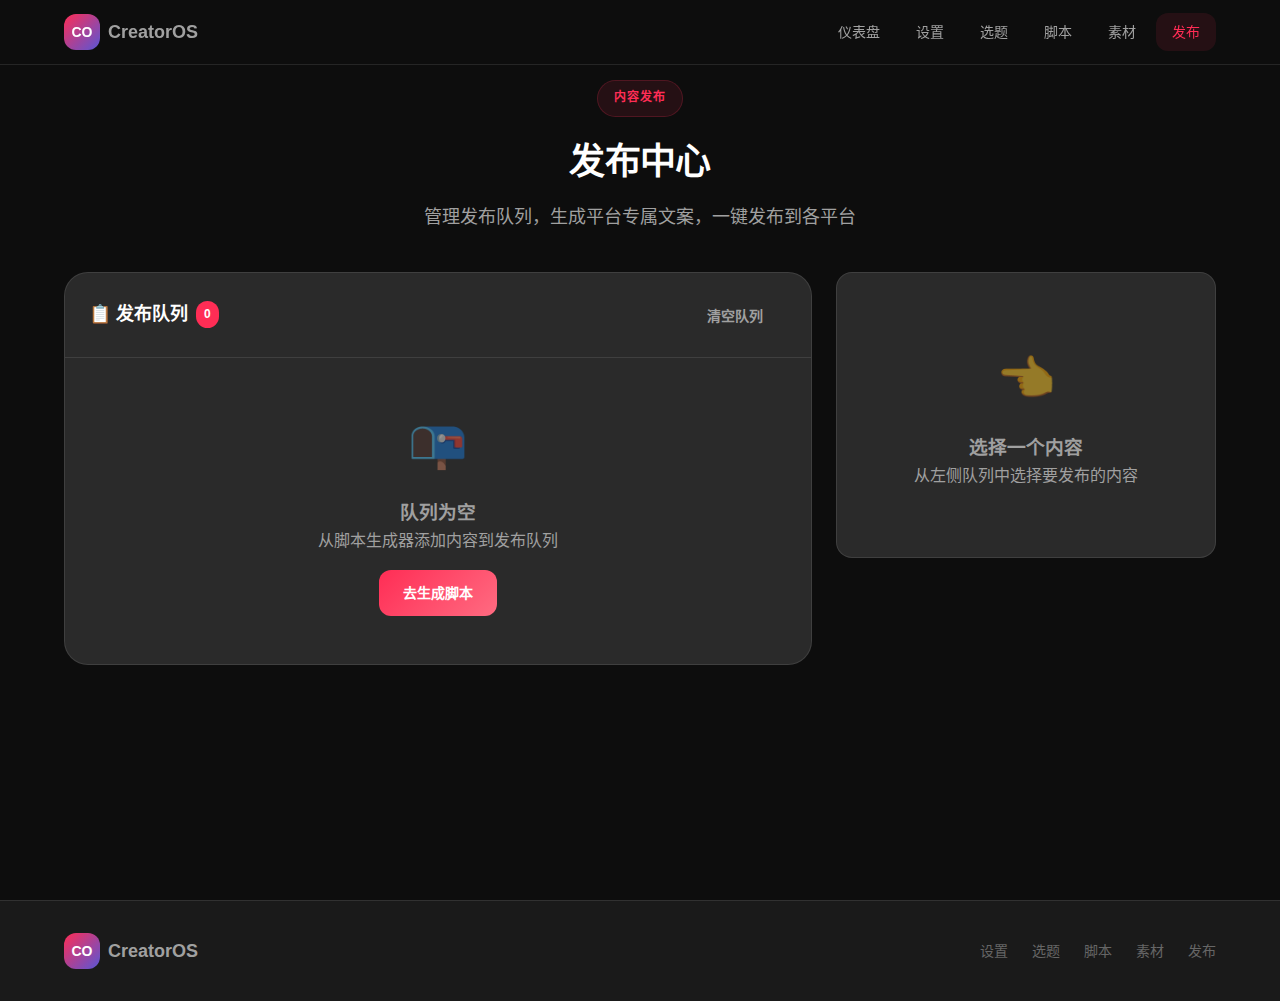
<file: publish-review.html>
<!DOCTYPE html>
<html lang="zh-CN">
<head>
  <meta charset="UTF-8">
  <meta name="viewport" content="width=device-width, initial-scale=1.0">
  <title>重定向中... - CreatorOS</title>
  <meta http-equiv="refresh" content="0;url=publish-center.html">
  <link rel="icon" type="image/svg+xml" href="data:image/svg+xml,%3Csvg xmlns='http://www.w3.org/2000/svg' viewBox='0 0 32 32'%3E%3Crect width='32' height='32' rx='8' fill='%23FF2D55'/%3E%3Ctext x='16' y='21' font-family='system-ui' font-size='12' font-weight='bold' fill='white' text-anchor='middle'%3ECO%3C/text%3E%3C/svg%3E">
  <style>
    body {
      font-family: system-ui, -apple-system, sans-serif;
      background: #0a0a0a;
      color: #fff;
      display: flex;
      justify-content: center;
      align-items: center;
      min-height: 100vh;
      margin: 0;
      text-align: center;
    }
    .redirect-box {
      padding: 2rem;
    }
    .redirect-box h1 {
      font-size: 1.5rem;
      margin-bottom: 1rem;
    }
    .redirect-box p {
      color: #888;
      margin-bottom: 1.5rem;
    }
    .redirect-box a {
      color: #FF2D55;
      text-decoration: none;
    }
  </style>
</head>
<body>
  <div class="redirect-box">
    <h1>页面已升级</h1>
    <p>"发布复盘"已升级为发布中心，复盘功能整合到仪表盘</p>
    <p>正在跳转到 <a href="publish-center.html">发布中心</a>...</p>
  </div>
  <script>
    window.location.href = 'publish-center.html';
  </script>
</body>
</html>
</file>
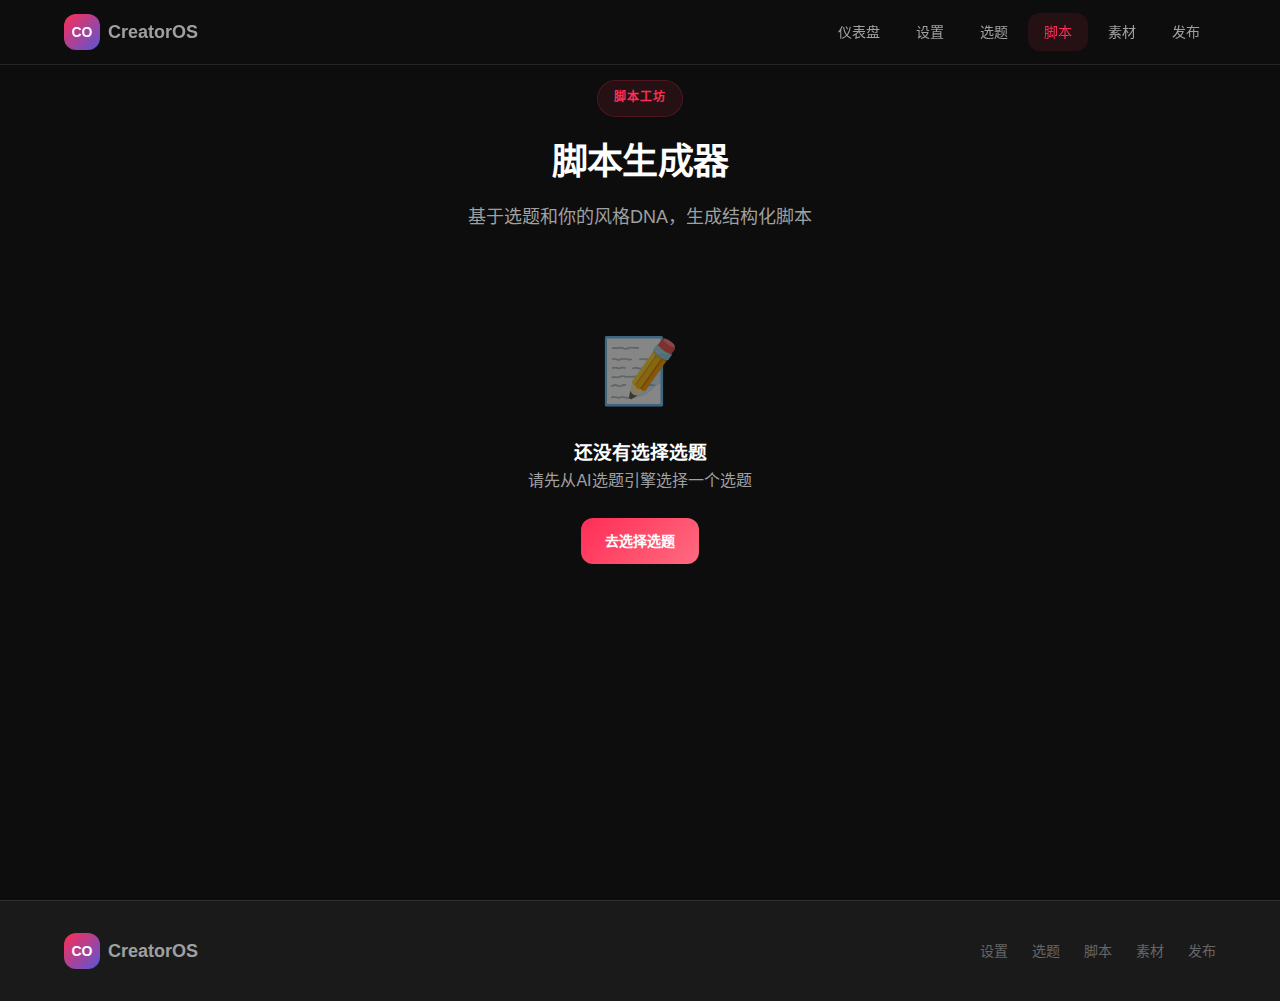
<file: script-generator.html>
<!DOCTYPE html>
<html lang="zh-CN">
<head>
  <meta charset="UTF-8">
  <meta name="viewport" content="width=device-width, initial-scale=1.0">
  <meta name="description" content="CreatorOS - 脚本生成器">
  <title>脚本生成器 - CreatorOS</title>
  <link rel="icon" type="image/svg+xml" href="data:image/svg+xml,%3Csvg xmlns='http://www.w3.org/2000/svg' viewBox='0 0 32 32'%3E%3Crect width='32' height='32' rx='8' fill='%23FF2D55'/%3E%3Ctext x='16' y='21' font-family='system-ui' font-size='12' font-weight='bold' fill='white' text-anchor='middle'%3ECO%3C/text%3E%3C/svg%3E">
  <link rel="stylesheet" href="assets/css/styles.css">
  <style>
    .generator-layout {
      display: grid;
      gap: var(--space-6);
    }
    
    @media (min-width: 1024px) {
      .generator-layout {
        grid-template-columns: 1fr 350px;
      }
    }
    
    .topic-preview {
      background: linear-gradient(135deg, rgba(88, 86, 214, 0.1), rgba(255, 45, 85, 0.1));
      border: 1px solid rgba(88, 86, 214, 0.2);
      border-radius: var(--radius-xl);
      padding: var(--space-5);
      margin-bottom: var(--space-6);
    }
    
    .topic-preview-label {
      font-size: var(--text-xs);
      color: var(--color-accent);
      font-weight: 600;
      margin-bottom: var(--space-2);
    }
    
    .topic-preview-title {
      font-size: var(--text-lg);
      font-weight: 600;
    }
    
    .script-card {
      background: var(--bg-card);
      border: 1px solid var(--border-color);
      border-radius: var(--radius-2xl);
      padding: var(--space-6);
      margin-bottom: var(--space-6);
    }
    
    .script-card-title {
      font-size: var(--text-lg);
      font-weight: 600;
      margin-bottom: var(--space-4);
      display: flex;
      align-items: center;
      gap: var(--space-2);
    }
    
    .script-type-grid {
      display: grid;
      grid-template-columns: repeat(2, 1fr);
      gap: var(--space-3);
    }
    
    @media (min-width: 640px) {
      .script-type-grid { grid-template-columns: repeat(4, 1fr); }
    }
    
    .script-type-card {
      background: var(--bg-surface);
      border: 2px solid var(--border-color);
      border-radius: var(--radius-lg);
      padding: var(--space-4);
      text-align: center;
      cursor: pointer;
      transition: all var(--transition-base);
    }
    
    .script-type-card:hover {
      border-color: var(--color-accent);
    }
    
    .script-type-card.selected {
      border-color: var(--color-accent);
      background: rgba(88, 86, 214, 0.1);
    }
    
    .script-type-icon {
      font-size: var(--text-2xl);
      margin-bottom: var(--space-2);
    }
    
    .script-type-name {
      font-weight: 600;
      font-size: var(--text-sm);
    }
    
    .script-editor {
      background: var(--bg-surface);
      border: 1px solid var(--border-color);
      border-radius: var(--radius-xl);
      overflow: hidden;
    }
    
    .script-editor-header {
      display: flex;
      justify-content: space-between;
      align-items: center;
      padding: var(--space-3) var(--space-4);
      background: var(--bg-elevated);
      border-bottom: 1px solid var(--border-color);
    }
    
    .script-editor-tabs {
      display: flex;
      gap: var(--space-1);
    }
    
    .script-editor-tab {
      padding: var(--space-2) var(--space-4);
      background: transparent;
      border: none;
      color: var(--text-secondary);
      font-size: var(--text-sm);
      cursor: pointer;
      border-radius: var(--radius-md);
      transition: all var(--transition-base);
    }
    
    .script-editor-tab:hover {
      background: var(--bg-surface);
    }
    
    .script-editor-tab.active {
      background: var(--color-primary);
      color: white;
    }
    
    .script-editor-content {
      padding: var(--space-4);
    }
    
    .script-textarea {
      width: 100%;
      min-height: 400px;
      padding: var(--space-4);
      background: var(--bg-dark);
      border: 1px solid var(--border-color);
      border-radius: var(--radius-lg);
      color: var(--text-primary);
      font-family: var(--font-sans);
      font-size: var(--text-base);
      line-height: 1.8;
      resize: vertical;
    }
    
    .script-textarea:focus {
      outline: none;
      border-color: var(--color-primary);
    }
    
    .script-section {
      margin-bottom: var(--space-6);
    }
    
    .script-section-title {
      font-size: var(--text-sm);
      font-weight: 600;
      color: var(--text-secondary);
      margin-bottom: var(--space-3);
      display: flex;
      align-items: center;
      gap: var(--space-2);
    }
    
    .hook-options {
      display: flex;
      flex-direction: column;
      gap: var(--space-2);
    }
    
    .hook-option {
      display: flex;
      align-items: flex-start;
      gap: var(--space-3);
      padding: var(--space-3);
      background: var(--bg-surface);
      border: 1px solid var(--border-color);
      border-radius: var(--radius-lg);
      cursor: pointer;
      transition: all var(--transition-base);
    }
    
    .hook-option:hover {
      border-color: var(--color-primary);
    }
    
    .hook-option.selected {
      border-color: var(--color-primary);
      background: rgba(255, 45, 85, 0.1);
    }
    
    .hook-radio {
      width: 18px;
      height: 18px;
      border: 2px solid var(--border-color);
      border-radius: 50%;
      flex-shrink: 0;
      margin-top: 2px;
      display: flex;
      align-items: center;
      justify-content: center;
    }
    
    .hook-option.selected .hook-radio {
      border-color: var(--color-primary);
    }
    
    .hook-option.selected .hook-radio::after {
      content: '';
      width: 8px;
      height: 8px;
      background: var(--color-primary);
      border-radius: 50%;
    }
    
    .hook-text {
      font-size: var(--text-sm);
      line-height: 1.5;
    }
    
    .hook-type-grid {
      display: grid;
      grid-template-columns: repeat(2, 1fr);
      gap: var(--space-2);
      margin-bottom: var(--space-4);
    }
    
    @media (min-width: 768px) {
      .hook-type-grid {
        grid-template-columns: repeat(4, 1fr);
      }
    }
    
    .hook-type-chip {
      display: flex;
      flex-direction: column;
      align-items: center;
      gap: var(--space-1);
      padding: var(--space-3);
      background: var(--bg-surface);
      border: 2px solid var(--border-color);
      border-radius: var(--radius-lg);
      cursor: pointer;
      transition: all var(--transition-base);
      text-align: center;
    }
    
    .hook-type-chip:hover {
      border-color: var(--color-primary);
    }
    
    .hook-type-chip.selected {
      border-color: var(--color-primary);
      background: rgba(255, 45, 85, 0.1);
    }
    
    .hook-type-icon {
      font-size: var(--text-xl);
    }
    
    .hook-type-name {
      font-weight: 600;
      font-size: var(--text-xs);
    }
    
    .hook-type-pattern {
      font-size: var(--text-xs);
      color: var(--text-muted);
    }
    
    .hook-generated {
      background: linear-gradient(135deg, rgba(255, 45, 85, 0.05), rgba(88, 86, 214, 0.05));
      border: 1px solid rgba(255, 45, 85, 0.2);
      border-radius: var(--radius-xl);
      padding: var(--space-4);
      margin-top: var(--space-4);
    }
    
    .hook-generated-title {
      font-size: var(--text-sm);
      font-weight: 600;
      color: var(--color-primary);
      margin-bottom: var(--space-3);
    }
    
    .hook-generated-list {
      display: flex;
      flex-direction: column;
      gap: var(--space-2);
    }
    
    .argument-type-grid {
      display: grid;
      grid-template-columns: repeat(2, 1fr);
      gap: var(--space-2);
    }
    
    @media (min-width: 768px) {
      .argument-type-grid {
        grid-template-columns: repeat(3, 1fr);
      }
    }
    
    .argument-type-chip {
      display: flex;
      flex-direction: column;
      align-items: center;
      gap: var(--space-1);
      padding: var(--space-3);
      background: var(--bg-surface);
      border: 2px solid var(--border-color);
      border-radius: var(--radius-lg);
      cursor: pointer;
      transition: all var(--transition-base);
      text-align: center;
    }
    
    .argument-type-chip:hover {
      border-color: var(--color-accent);
    }
    
    .argument-type-chip.selected {
      border-color: var(--color-accent);
      background: rgba(88, 86, 214, 0.1);
    }
    
    .argument-type-icon {
      font-size: var(--text-xl);
    }
    
    .argument-type-name {
      font-weight: 600;
      font-size: var(--text-xs);
    }
    
    .argument-type-desc {
      font-size: var(--text-xs);
      color: var(--text-muted);
    }
    
    .cta-options {
      display: flex;
      flex-wrap: wrap;
      gap: var(--space-2);
    }
    
    .cta-chip {
      padding: var(--space-2) var(--space-4);
      background: var(--bg-surface);
      border: 1px solid var(--border-color);
      border-radius: var(--radius-full);
      font-size: var(--text-sm);
      cursor: pointer;
      transition: all var(--transition-base);
    }
    
    .cta-chip:hover {
      border-color: var(--color-secondary);
    }
    
    .cta-chip.selected {
      border-color: var(--color-secondary);
      background: rgba(0, 212, 170, 0.1);
      color: var(--color-secondary);
    }
    
    .sidebar-card {
      background: var(--bg-card);
      border: 1px solid var(--border-color);
      border-radius: var(--radius-xl);
      padding: var(--space-5);
      margin-bottom: var(--space-4);
    }
    
    .sidebar-card-title {
      font-size: var(--text-sm);
      font-weight: 600;
      margin-bottom: var(--space-3);
      display: flex;
      align-items: center;
      gap: var(--space-2);
    }
    
    .structure-list {
      display: flex;
      flex-direction: column;
      gap: var(--space-2);
    }
    
    .structure-item {
      display: flex;
      align-items: center;
      gap: var(--space-3);
      padding: var(--space-2);
      background: var(--bg-surface);
      border-radius: var(--radius-md);
    }
    
    .structure-number {
      width: 24px;
      height: 24px;
      background: var(--bg-elevated);
      border-radius: 50%;
      display: flex;
      align-items: center;
      justify-content: center;
      font-size: var(--text-xs);
      font-weight: 600;
      color: var(--text-muted);
    }
    
    .structure-text {
      font-size: var(--text-sm);
      color: var(--text-secondary);
    }
    
    .word-count {
      font-family: var(--font-mono);
      font-size: var(--text-sm);
      color: var(--text-muted);
    }
    
    .checklist {
      display: flex;
      flex-direction: column;
      gap: var(--space-2);
    }
    
    .checklist-item {
      display: flex;
      align-items: center;
      gap: var(--space-2);
      font-size: var(--text-sm);
      color: var(--text-secondary);
    }
    
    .checklist-item.checked {
      color: var(--color-secondary);
    }
    
    .checklist-icon {
      width: 16px;
      height: 16px;
    }
    
    .action-buttons {
      display: flex;
      gap: var(--space-3);
      margin-top: var(--space-6);
    }
    
    .action-buttons .btn {
      flex: 1;
    }
    
    .no-topic-state {
      text-align: center;
      padding: var(--space-12);
    }
    
    .no-topic-icon {
      font-size: 4rem;
      margin-bottom: var(--space-4);
      opacity: 0.5;
    }
  </style>
</head>
<body>
  <header class="site-header">
    <div class="container">
      <div class="site-header-inner">
        <a href="index.html" class="logo">
          <span class="logo-mark">CO</span>
          <span class="logo-text">CreatorOS</span>
        </a>
        <nav class="desktop-nav">
          <a href="index.html" class="nav-link">仪表盘</a>
          <a href="setup-wizard.html" class="nav-link">设置</a>
          <a href="topic-engine.html" class="nav-link">选题</a>
          <a href="script-generator.html" class="nav-link active">脚本</a>
          <a href="material-library.html" class="nav-link">素材</a>
          <a href="publish-center.html" class="nav-link">发布</a>
        </nav>
        <button class="mobile-menu-btn" aria-label="Toggle menu">
          <span class="hamburger-line"></span>
          <span class="hamburger-line"></span>
          <span class="hamburger-line"></span>
        </button>
      </div>
    </div>
  </header>
  
  <nav class="mobile-nav">
    <a href="index.html" class="mobile-nav-link">仪表盘</a>
    <a href="setup-wizard.html" class="mobile-nav-link">设置</a>
    <a href="topic-engine.html" class="mobile-nav-link">选题</a>
    <a href="script-generator.html" class="mobile-nav-link">脚本</a>
    <a href="material-library.html" class="mobile-nav-link">素材</a>
    <a href="publish-center.html" class="mobile-nav-link">发布</a>
  </nav>

  <main class="main-content">
    <div class="container">
      <header class="page-header" data-animate="fade-in-up">
        <span class="page-eyebrow">脚本工坊</span>
        <h1 class="page-title">脚本生成器</h1>
        <p class="page-subtitle">基于选题和你的风格DNA，生成结构化脚本</p>
      </header>
      
      <div id="main-content">
        <div class="topic-preview" data-animate="fade-in-up" id="topic-preview">
          <div class="topic-preview-label">当前选题</div>
          <div class="topic-preview-title" id="selected-topic-title">请先从选题引擎选择一个选题</div>
        </div>
        
        <div class="generator-layout">
          <div>
            <div class="script-card" data-animate="fade-in-up">
              <h2 class="script-card-title">📝 选择脚本类型</h2>
              <div class="script-type-grid" id="script-type-grid">
                <div class="script-type-card" data-type="晒过程" onclick="selectScriptType(this)">
                  <div class="script-type-icon">📸</div>
                  <div class="script-type-name">晒过程</div>
                </div>
                <div class="script-type-card" data-type="教知识" onclick="selectScriptType(this)">
                  <div class="script-type-icon">📚</div>
                  <div class="script-type-name">教知识</div>
                </div>
                <div class="script-type-card" data-type="讲故事" onclick="selectScriptType(this)">
                  <div class="script-type-icon">📖</div>
                  <div class="script-type-name">讲故事</div>
                </div>
                <div class="script-type-card" data-type="聊观点" onclick="selectScriptType(this)">
                  <div class="script-type-icon">💬</div>
                  <div class="script-type-name">聊观点</div>
                </div>
              </div>
            </div>
            
            <div class="script-card" data-animate="fade-in-up">
              <h2 class="script-card-title">🎣 黄金3秒开头库</h2>
              <p class="text-sm text-muted mb-4">选择开头类型，AI将根据选题生成多个钩子供你选择</p>
              
              <div class="hook-type-grid" id="hook-type-grid">
                <div class="hook-type-chip selected" data-type="悬念式" onclick="selectHookType(this)">
                  <span class="hook-type-icon">🔮</span>
                  <span class="hook-type-name">悬念式</span>
                  <span class="hook-type-pattern">"99%的人不知道..."</span>
                </div>
                <div class="hook-type-chip" data-type="痛点式" onclick="selectHookType(this)">
                  <span class="hook-type-icon">💢</span>
                  <span class="hook-type-name">痛点式</span>
                  <span class="hook-type-pattern">"你是不是也遇到过..."</span>
                </div>
                <div class="hook-type-chip" data-type="反常识" onclick="selectHookType(this)">
                  <span class="hook-type-icon">🔄</span>
                  <span class="hook-type-name">反常识</span>
                  <span class="hook-type-pattern">"XXX其实是错的"</span>
                </div>
                <div class="hook-type-chip" data-type="数字式" onclick="selectHookType(this)">
                  <span class="hook-type-icon">🔢</span>
                  <span class="hook-type-name">数字式</span>
                  <span class="hook-type-pattern">"3个方法让你..."</span>
                </div>
                <div class="hook-type-chip" data-type="对比式" onclick="selectHookType(this)">
                  <span class="hook-type-icon">⚖️</span>
                  <span class="hook-type-name">对比式</span>
                  <span class="hook-type-pattern">"以前...现在..."</span>
                </div>
                <div class="hook-type-chip" data-type="提问式" onclick="selectHookType(this)">
                  <span class="hook-type-icon">❓</span>
                  <span class="hook-type-name">提问式</span>
                  <span class="hook-type-pattern">"如果你能...?"</span>
                </div>
                <div class="hook-type-chip" data-type="场景式" onclick="selectHookType(this)">
                  <span class="hook-type-icon">🎬</span>
                  <span class="hook-type-name">场景式</span>
                  <span class="hook-type-pattern">"昨天我遇到..."</span>
                </div>
              </div>
              
              <div class="hook-generated" id="hook-generated">
                <div class="hook-generated-title">✨ AI生成的开头钩子</div>
                <div class="hook-options" id="hook-options">
                  <div class="hook-option selected" data-hook="1" onclick="selectHook(this)">
                    <div class="hook-radio"></div>
                    <div class="hook-text">被裁后收入反而涨了？听我说完，你会发现这不是鸡汤。</div>
                  </div>
                  <div class="hook-option" data-hook="2" onclick="selectHook(this)">
                    <div class="hook-radio"></div>
                    <div class="hook-text">大厂10年不如副业3个月，我不是在凡尔赛，我是在说真话。</div>
                  </div>
                  <div class="hook-option" data-hook="3" onclick="selectHook(this)">
                    <div class="hook-radio"></div>
                    <div class="hook-text">如果你也在35岁前后焦虑，这条视频可能会改变你的想法。</div>
                  </div>
                </div>
              </div>
              <button class="btn btn-ghost mt-4" onclick="regenerateHooks()">🔄 重新生成钩子</button>
            </div>
            
            <div class="script-card" data-animate="fade-in-up" id="argument-types-card" style="display: none;">
              <h2 class="script-card-title">📊 选择论据类型（观点型专用）</h2>
              <p class="text-sm text-muted mb-4">观点型脚本需要有力的论据支撑，选择1-2种论证方式</p>
              
              <div class="argument-type-grid" id="argument-type-grid">
                <div class="argument-type-chip" data-type="权衡利弊" onclick="toggleArgumentType(this)">
                  <span class="argument-type-icon">⚖️</span>
                  <span class="argument-type-name">权衡利弊</span>
                  <span class="argument-type-desc">分析优缺点</span>
                </div>
                <div class="argument-type-chip" data-type="举例说明" onclick="toggleArgumentType(this)">
                  <span class="argument-type-icon">📌</span>
                  <span class="argument-type-name">举例说明</span>
                  <span class="argument-type-desc">具体案例支撑</span>
                </div>
                <div class="argument-type-chip" data-type="引用权威" onclick="toggleArgumentType(this)">
                  <span class="argument-type-icon">🎓</span>
                  <span class="argument-type-name">引用权威</span>
                  <span class="argument-type-desc">专家/数据背书</span>
                </div>
                <div class="argument-type-chip" data-type="类比论证" onclick="toggleArgumentType(this)">
                  <span class="argument-type-icon">🔗</span>
                  <span class="argument-type-name">类比论证</span>
                  <span class="argument-type-desc">用熟悉事物解释</span>
                </div>
                <div class="argument-type-chip" data-type="反面论证" onclick="toggleArgumentType(this)">
                  <span class="argument-type-icon">🚫</span>
                  <span class="argument-type-name">反面论证</span>
                  <span class="argument-type-desc">说明不这样做的后果</span>
                </div>
                <div class="argument-type-chip" data-type="亲身经历" onclick="toggleArgumentType(this)">
                  <span class="argument-type-icon">👤</span>
                  <span class="argument-type-name">亲身经历</span>
                  <span class="argument-type-desc">用自己的故事说服</span>
                </div>
              </div>
            </div>
            
            <div class="script-card" data-animate="fade-in-up">
              <h2 class="script-card-title">🎯 选择CTA（行动号召）</h2>
              <div class="cta-options" id="cta-options">
                <div class="cta-chip selected" onclick="selectCTA(this)">关注了解更多</div>
                <div class="cta-chip" onclick="selectCTA(this)">评论区留言</div>
                <div class="cta-chip" onclick="selectCTA(this)">私信领取资料</div>
                <div class="cta-chip" onclick="selectCTA(this)">点击购物车</div>
                <div class="cta-chip" onclick="selectCTA(this)">点赞收藏</div>
              </div>
            </div>
            
            <div class="script-card" data-animate="fade-in-up">
              <h2 class="script-card-title">✍️ 脚本内容</h2>
              <div class="script-editor">
                <div class="script-editor-header">
                  <div class="script-editor-tabs">
                    <button class="script-editor-tab active">编辑</button>
                    <button class="script-editor-tab">预览</button>
                  </div>
                  <span class="word-count" id="word-count">0 字</span>
                </div>
                <div class="script-editor-content">
                  <textarea class="script-textarea" id="script-content" placeholder="点击「生成脚本」按钮，AI将根据你的选择生成脚本..." oninput="updateWordCount()"></textarea>
                </div>
              </div>
              
              <div class="action-buttons">
                <button class="btn btn-primary" onclick="generateScript()">🤖 AI生成脚本</button>
                <button class="btn btn-secondary" onclick="saveToQueue()">添加到发布队列</button>
              </div>
            </div>
          </div>
          
          <div>
            <div class="sidebar-card" data-animate="fade-in-up">
              <h3 class="sidebar-card-title">📋 脚本结构</h3>
              <div class="structure-list" id="structure-list">
                <div class="structure-item">
                  <span class="structure-number">1</span>
                  <span class="structure-text">开头钩子（3秒内）</span>
                </div>
                <div class="structure-item">
                  <span class="structure-number">2</span>
                  <span class="structure-text">困境描述</span>
                </div>
                <div class="structure-item">
                  <span class="structure-number">3</span>
                  <span class="structure-text">转折点</span>
                </div>
                <div class="structure-item">
                  <span class="structure-number">4</span>
                  <span class="structure-text">解决方案</span>
                </div>
                <div class="structure-item">
                  <span class="structure-number">5</span>
                  <span class="structure-text">行动号召</span>
                </div>
              </div>
            </div>
            
            <div class="sidebar-card" data-animate="fade-in-up">
              <h3 class="sidebar-card-title">✅ 质量检查</h3>
              <div class="checklist" id="checklist">
                <div class="checklist-item" id="check-hook">
                  <svg class="checklist-icon" viewBox="0 0 24 24" fill="none" stroke="currentColor" stroke-width="2">
                    <circle cx="12" cy="12" r="10"/>
                  </svg>
                  <span>前3秒有钩子</span>
                </div>
                <div class="checklist-item" id="check-pain">
                  <svg class="checklist-icon" viewBox="0 0 24 24" fill="none" stroke="currentColor" stroke-width="2">
                    <circle cx="12" cy="12" r="10"/>
                  </svg>
                  <span>关联买家痛点</span>
                </div>
                <div class="checklist-item" id="check-cta">
                  <svg class="checklist-icon" viewBox="0 0 24 24" fill="none" stroke="currentColor" stroke-width="2">
                    <circle cx="12" cy="12" r="10"/>
                  </svg>
                  <span>包含行动号召</span>
                </div>
                <div class="checklist-item" id="check-length">
                  <svg class="checklist-icon" viewBox="0 0 24 24" fill="none" stroke="currentColor" stroke-width="2">
                    <circle cx="12" cy="12" r="10"/>
                  </svg>
                  <span>字数适中（200-500）</span>
                </div>
              </div>
            </div>
            
            <div class="sidebar-card" data-animate="fade-in-up">
              <h3 class="sidebar-card-title">💡 写作提示</h3>
              <p class="text-sm text-secondary" id="writing-tip">
                讲故事类脚本的核心是「共情」。先描述困境让观众代入，再通过转折展示可能性，最后给出可执行的建议。
              </p>
            </div>
          </div>
        </div>
      </div>
      
      <div id="no-topic-state" class="no-topic-state" style="display: none;">
        <div class="no-topic-icon">📝</div>
        <h3>还没有选择选题</h3>
        <p class="text-secondary mb-6">请先从AI选题引擎选择一个选题</p>
        <a href="topic-engine.html" class="btn btn-primary">去选择选题</a>
      </div>
    </div>
  </main>

  <footer class="site-footer">
    <div class="container">
      <div class="footer-content">
        <a href="index.html" class="logo">
          <span class="logo-mark">CO</span>
          <span class="logo-text">CreatorOS</span>
        </a>
        <nav class="footer-nav">
          <a href="setup-wizard.html" class="footer-link">设置</a>
          <a href="topic-engine.html" class="footer-link">选题</a>
          <a href="script-generator.html" class="footer-link">脚本</a>
          <a href="material-library.html" class="footer-link">素材</a>
          <a href="publish-center.html" class="footer-link">发布</a>
        </nav>
      </div>
    </div>
  </footer>

  <script src="assets/js/main.js"></script>
  <script>
    let selectedTopic = null;
    let selectedScriptType = '讲故事';
    let selectedHookType = '悬念式';
    let selectedHook = 1;
    let selectedCTA = '关注了解更多';
    let selectedArgumentTypes = [];
    
    const hookTemplates = {
      '悬念式': [
        '99%的人不知道，{topic}其实有个隐藏技巧',
        '很多人都在问{topic}，但真正懂的人不到1%',
        '关于{topic}，我今天要说一个可能会改变你认知的真相'
      ],
      '痛点式': [
        '你是不是也遇到过{pain}的困扰？',
        '如果你正在为{pain}发愁，这条视频一定要看完',
        '{pain}让你焦虑？其实解决方法比你想的简单'
      ],
      '反常识': [
        '关于{topic}，你以为的可能都是错的',
        '今天要说一个反直觉的观点：{topic}根本不重要',
        '大多数人对{topic}的理解是完全错误的'
      ],
      '数字式': [
        '3个方法帮你搞定{topic}',
        '做到这5点，{topic}再也不是问题',
        '我用了3个月验证了{topic}的真相'
      ],
      '对比式': [
        '以前我{before}，现在我{after}',
        '同样是{topic}，为什么结果差这么多？',
        '从{before}到{after}，我只做了一件事'
      ],
      '提问式': [
        '如果你能{benefit}，你愿意花10分钟学习吗？',
        '想知道{topic}的秘密吗？',
        '{topic}真的那么难吗？'
      ],
      '场景式': [
        '昨天我遇到一个粉丝问我{question}',
        '上周发生了一件事，让我彻底改变了对{topic}的看法',
        '刚才刷到一条留言，让我决定必须录这条视频'
      ]
    };
    
    const scriptStructures = {
      '晒过程': ['场景展示', '过程记录', '结果呈现', '引导互动'],
      '教知识': ['痛点提问', '方法讲解', '案例说明', '总结强调'],
      '讲故事': ['困境描述', '转折点', '解决方案', '启示分享'],
      '聊观点': ['观点抛出', '论据支撑', '反驳预设', '升华总结']
    };
    
    const scriptTemplates = {
      '讲故事': `【开头钩子】
被裁后收入反而涨了？听我说完，你会发现这不是鸡汤。

【困境描述】
去年这个时候，我还在大厂熬夜加班，每天焦虑得睡不着觉。
35岁，上有老下有小，房贷车贷一个不少。
然后，裁员通知就这么来了。

【转折点】
但神奇的是，被裁的第三个月，我的副业收入超过了之前的工资。
不是因为我有多牛，而是因为我终于想明白了一件事——
在大厂，你是在用时间换钱。
做副业，你是在用经验换钱。

【解决方案】
我做了三件事：
第一，把10年的职场经验，整理成可复用的方法论
第二，用短视频分享给有同样困惑的人
第三，把深度内容变成付费课程

【行动号召】
如果你也在35岁前后焦虑，不妨换个思路。
关注我，我会持续分享从打工人到创作者的转型经验。`,
      
      '教知识': `【开头钩子】
每天30分钟做副业，3个月涨到10万粉，我的方法你也能复制。

【痛点提问】
很多人说没时间做副业，其实是没找对方法。
你真的需要每天花3-4小时吗？不需要。

【方法讲解】
我的时间分配是这样的：
早上通勤15分钟，用语音记录选题灵感
午休30分钟，把灵感整理成脚本大纲
晚上睡前15分钟，检查明天要发的内容

【案例说明】
用这个方法，我在3个月内：
发布了90条内容，涨了10万粉
最重要的是，没有一次熬夜

【总结强调】
副业不是拼时间，是拼效率。
关注我，下期教你如何用AI提升10倍效率。`,
      
      '晒过程': `【场景展示】
今天带你们看看，一个普通人的副业日常是什么样的。

【过程记录】
早上7点，趁娃还没醒，我先花15分钟看看昨天的数据
一条视频播放量破了5万，赶紧记下来这个选题方向

中午12点半，午休时间不刷短视频了
打开备忘录，把早上想到的点子写成脚本

晚上9点，孩子睡了，开始录制
其实就对着手机说5分钟，然后简单剪一下

【结果呈现】
就这样，一天30分钟
三个月下来，粉丝从0到了10万

【引导互动】
有人问我秘诀是什么，其实就两个字：坚持
想知道我的选题方法？评论区告诉我。`,
      
      '聊观点': `【观点抛出】
说个可能得罪人的话：副业比主业更容易成功。

【论据支撑】
为什么这么说？
在公司，你做的事情是别人定义的
做副业，你做的是自己擅长且喜欢的

在公司，你的价值被人力资源部定价
做副业，你的价值由市场直接定价

在公司，你的成长速度受限于组织
做副业，你的成长速度只受限于你自己

【反驳预设】
有人说副业不稳定，那我问你
大厂裁员的时候，谁稳定了？

【升华总结】
真正的安全感，不是来自一份工作
而是来自你随时都有选择的能力
关注我，一起探索工作之外的可能性。`
    };
    
    function loadSelectedTopic() {
      const topicData = localStorage.getItem('creatorOS_selectedTopic');
      if (topicData) {
        selectedTopic = JSON.parse(topicData);
        document.getElementById('selected-topic-title').textContent = selectedTopic.title;
        
        if (selectedTopic.type) {
          const typeCard = document.querySelector(`[data-type="${selectedTopic.type}"]`);
          if (typeCard) {
            selectScriptType(typeCard);
          }
        }
      } else {
        document.getElementById('main-content').style.display = 'none';
        document.getElementById('no-topic-state').style.display = 'block';
      }
    }
    
    function selectScriptType(el) {
      document.querySelectorAll('.script-type-card').forEach(c => c.classList.remove('selected'));
      el.classList.add('selected');
      selectedScriptType = el.dataset.type;
      updateStructure();
      updateWritingTip();
      
      const argumentCard = document.getElementById('argument-types-card');
      if (selectedScriptType === '聊观点') {
        argumentCard.style.display = 'block';
      } else {
        argumentCard.style.display = 'none';
      }
      
      regenerateHooks();
    }
    
    function selectHookType(el) {
      document.querySelectorAll('.hook-type-chip').forEach(c => c.classList.remove('selected'));
      el.classList.add('selected');
      selectedHookType = el.dataset.type;
      regenerateHooks();
    }
    
    function regenerateHooks() {
      const templates = hookTemplates[selectedHookType] || hookTemplates['悬念式'];
      const topicTitle = selectedTopic?.title || '副业赚钱';
      
      const hooks = templates.map((template, index) => {
        let hook = template
          .replace('{topic}', topicTitle.substring(0, 10))
          .replace('{pain}', '时间不够用')
          .replace('{before}', '每天工作12小时')
          .replace('{after}', '每天只工作4小时')
          .replace('{benefit}', '月入过万')
          .replace('{question}', topicTitle);
        return { id: index + 1, text: hook };
      });
      
      const hookOptions = document.getElementById('hook-options');
      hookOptions.innerHTML = hooks.map((hook, index) => `
        <div class="hook-option ${index === 0 ? 'selected' : ''}" data-hook="${hook.id}" onclick="selectHook(this)">
          <div class="hook-radio"></div>
          <div class="hook-text">${hook.text}</div>
        </div>
      `).join('');
      
      selectedHook = 1;
    }
    
    function toggleArgumentType(el) {
      const type = el.dataset.type;
      
      if (el.classList.contains('selected')) {
        el.classList.remove('selected');
        selectedArgumentTypes = selectedArgumentTypes.filter(t => t !== type);
      } else {
        if (selectedArgumentTypes.length >= 2) {
          const firstSelected = document.querySelector('.argument-type-chip.selected');
          if (firstSelected) {
            firstSelected.classList.remove('selected');
            selectedArgumentTypes.shift();
          }
        }
        el.classList.add('selected');
        selectedArgumentTypes.push(type);
      }
    }
    
    function selectHook(el) {
      document.querySelectorAll('.hook-option').forEach(c => c.classList.remove('selected'));
      el.classList.add('selected');
      selectedHook = el.dataset.hook;
    }
    
    function selectCTA(el) {
      document.querySelectorAll('.cta-chip').forEach(c => c.classList.remove('selected'));
      el.classList.add('selected');
      selectedCTA = el.textContent;
    }
    
    function updateStructure() {
      const structure = scriptStructures[selectedScriptType] || scriptStructures['讲故事'];
      const list = document.getElementById('structure-list');
      list.innerHTML = structure.map((item, i) => `
        <div class="structure-item">
          <span class="structure-number">${i + 1}</span>
          <span class="structure-text">${item}</span>
        </div>
      `).join('');
    }
    
    function updateWritingTip() {
      const tips = {
        '晒过程': '晒过程的核心是「真实」。用第一视角记录，让观众有代入感，仿佛自己也在经历。',
        '教知识': '教知识的核心是「实用」。给出具体可操作的方法，最好有数据支撑，让观众学完就能用。',
        '讲故事': '讲故事的核心是「共情」。先描述困境让观众代入，再通过转折展示可能性，最后给出可执行的建议。',
        '聊观点': '聊观点的核心是「争议」。抛出一个不那么主流的观点，用逻辑说服，但不要攻击任何人。'
      };
      document.getElementById('writing-tip').textContent = tips[selectedScriptType] || tips['讲故事'];
    }
    
    function updateWordCount() {
      const content = document.getElementById('script-content').value;
      const count = content.replace(/\s/g, '').length;
      document.getElementById('word-count').textContent = `${count} 字`;
      
      updateChecklist(content, count);
    }
    
    function updateChecklist(content, wordCount) {
      const checkHook = document.getElementById('check-hook');
      const checkPain = document.getElementById('check-pain');
      const checkCta = document.getElementById('check-cta');
      const checkLength = document.getElementById('check-length');
      
      const hasHook = content.includes('【开头') || content.length > 50;
      const hasPain = content.includes('困境') || content.includes('痛点') || content.includes('焦虑') || content.includes('问题');
      const hasCta = content.includes('关注') || content.includes('评论') || content.includes('私信');
      const goodLength = wordCount >= 200 && wordCount <= 500;
      
      updateCheckItem(checkHook, hasHook);
      updateCheckItem(checkPain, hasPain);
      updateCheckItem(checkCta, hasCta);
      updateCheckItem(checkLength, goodLength);
    }
    
    function updateCheckItem(el, checked) {
      if (checked) {
        el.classList.add('checked');
        el.querySelector('svg').innerHTML = '<polyline points="20 6 9 17 4 12"/>';
      } else {
        el.classList.remove('checked');
        el.querySelector('svg').innerHTML = '<circle cx="12" cy="12" r="10"/>';
      }
    }
    
    function generateScript() {
      const template = scriptTemplates[selectedScriptType] || scriptTemplates['讲故事'];
      document.getElementById('script-content').value = template;
      updateWordCount();
    }
    
    function saveToQueue() {
      const content = document.getElementById('script-content').value;
      if (!content) {
        alert('请先生成或编写脚本');
        return;
      }
      
      const queue = JSON.parse(localStorage.getItem('creatorOS_publishQueue') || '[]');
      queue.push({
        id: Date.now(),
        topic: selectedTopic?.title || '未命名选题',
        scriptType: selectedScriptType,
        content: content,
        createdAt: new Date().toISOString(),
        status: 'draft'
      });
      localStorage.setItem('creatorOS_publishQueue', JSON.stringify(queue));
      
      alert('已添加到发布队列！');
      window.location.href = 'publish-center.html';
    }
    
    loadSelectedTopic();
    updateStructure();
  </script>
</body>
</html>
</file>
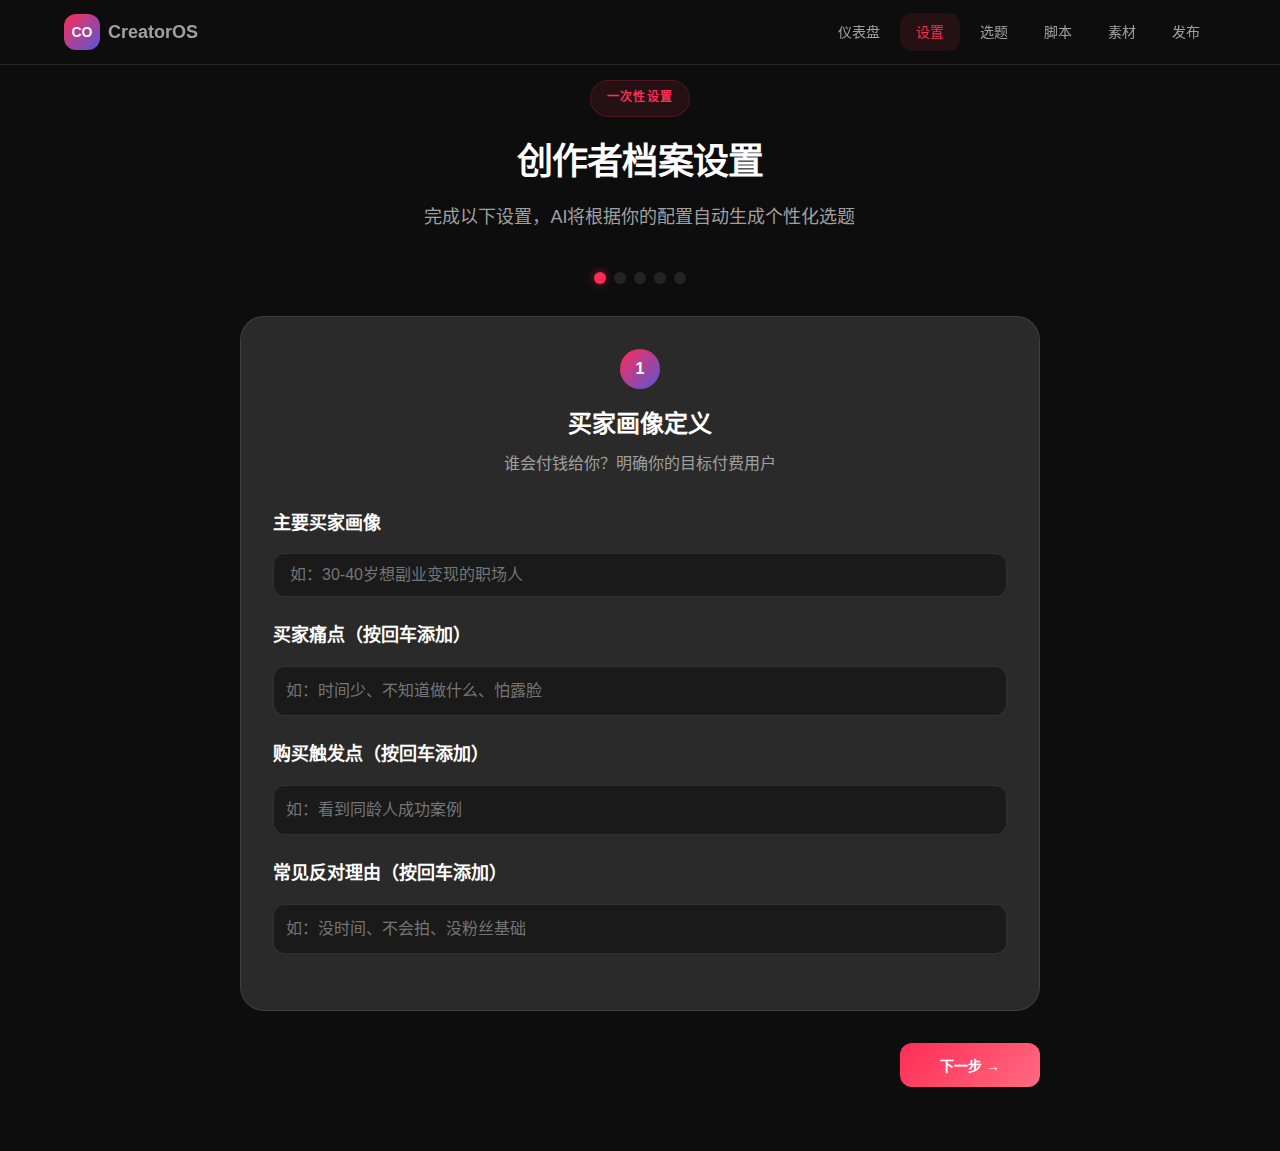
<file: setup-wizard.html>
<!DOCTYPE html>
<html lang="zh-CN">
<head>
  <meta charset="UTF-8">
  <meta name="viewport" content="width=device-width, initial-scale=1.0">
  <meta name="description" content="CreatorOS - 设置向导">
  <title>设置向导 - CreatorOS</title>
  <link rel="icon" type="image/svg+xml" href="data:image/svg+xml,%3Csvg xmlns='http://www.w3.org/2000/svg' viewBox='0 0 32 32'%3E%3Crect width='32' height='32' rx='8' fill='%23FF2D55'/%3E%3Ctext x='16' y='21' font-family='system-ui' font-size='12' font-weight='bold' fill='white' text-anchor='middle'%3ECO%3C/text%3E%3C/svg%3E">
  <link rel="stylesheet" href="assets/css/styles.css">
  <style>
    .wizard-container {
      max-width: 800px;
      margin: 0 auto;
    }
    
    .wizard-progress {
      display: flex;
      justify-content: center;
      gap: var(--space-2);
      margin-bottom: var(--space-8);
    }
    
    .wizard-step-dot {
      width: 12px;
      height: 12px;
      border-radius: 50%;
      background: var(--bg-elevated);
      transition: all var(--transition-base);
    }
    
    .wizard-step-dot.active {
      background: var(--color-primary);
      box-shadow: 0 0 10px rgba(255, 45, 85, 0.5);
    }
    
    .wizard-step-dot.completed {
      background: var(--color-secondary);
    }
    
    .wizard-card {
      background: var(--bg-card);
      border: 1px solid var(--border-color);
      border-radius: var(--radius-2xl);
      padding: var(--space-8);
      margin-bottom: var(--space-6);
    }
    
    .wizard-step {
      display: none;
    }
    
    .wizard-step.active {
      display: block;
      animation: fadeInUp 0.4s ease;
    }
    
    .wizard-step-header {
      text-align: center;
      margin-bottom: var(--space-8);
    }
    
    .wizard-step-number {
      display: inline-flex;
      align-items: center;
      justify-content: center;
      width: 40px;
      height: 40px;
      background: linear-gradient(135deg, var(--color-primary), var(--color-accent));
      border-radius: 50%;
      font-weight: 700;
      margin-bottom: var(--space-4);
    }
    
    .wizard-step-title {
      font-size: var(--text-2xl);
      font-weight: 700;
      margin-bottom: var(--space-2);
    }
    
    .wizard-step-desc {
      color: var(--text-secondary);
    }
    
    .form-section {
      margin-bottom: var(--space-6);
    }
    
    .form-section-title {
      font-size: var(--text-lg);
      font-weight: 600;
      margin-bottom: var(--space-4);
      display: flex;
      align-items: center;
      gap: var(--space-2);
    }
    
    .tag-input-container {
      display: flex;
      flex-wrap: wrap;
      gap: var(--space-2);
      padding: var(--space-3);
      background: var(--bg-surface);
      border: 1px solid var(--border-color);
      border-radius: var(--radius-lg);
      min-height: 50px;
    }
    
    .tag-input-container:focus-within {
      border-color: var(--color-primary);
    }
    
    .tag-item {
      display: inline-flex;
      align-items: center;
      gap: var(--space-2);
      padding: var(--space-1) var(--space-3);
      background: rgba(255, 45, 85, 0.1);
      border: 1px solid rgba(255, 45, 85, 0.3);
      border-radius: var(--radius-full);
      font-size: var(--text-sm);
      color: var(--color-primary);
    }
    
    .tag-item button {
      background: none;
      border: none;
      color: var(--color-primary);
      cursor: pointer;
      padding: 0;
      line-height: 1;
    }
    
    .tag-input {
      flex: 1;
      min-width: 150px;
      background: transparent;
      border: none;
      color: var(--text-primary);
      font-size: var(--text-base);
      outline: none;
    }
    
    .option-grid {
      display: grid;
      gap: var(--space-4);
    }
    
    @media (min-width: 640px) {
      .option-grid { grid-template-columns: repeat(2, 1fr); }
      .option-grid-3 { grid-template-columns: repeat(3, 1fr); }
    }
    
    .option-card {
      background: var(--bg-surface);
      border: 2px solid var(--border-color);
      border-radius: var(--radius-xl);
      padding: var(--space-5);
      cursor: pointer;
      transition: all var(--transition-base);
      position: relative;
    }
    
    .option-card:hover {
      border-color: var(--color-primary);
    }
    
    .option-card.selected {
      border-color: var(--color-primary);
      background: rgba(255, 45, 85, 0.1);
    }
    
    .option-card.selected::after {
      content: '';
      position: absolute;
      top: var(--space-3);
      right: var(--space-3);
      width: 20px;
      height: 20px;
      background: var(--color-primary);
      border-radius: 50%;
      background-image: url("data:image/svg+xml,%3Csvg xmlns='http://www.w3.org/2000/svg' viewBox='0 0 24 24' fill='none' stroke='white' stroke-width='3'%3E%3Cpolyline points='20 6 9 17 4 12'/%3E%3C/svg%3E");
      background-size: 12px;
      background-repeat: no-repeat;
      background-position: center;
    }
    
    .option-icon {
      font-size: var(--text-2xl);
      margin-bottom: var(--space-2);
    }
    
    .option-title {
      font-weight: 600;
      margin-bottom: var(--space-1);
    }
    
    .option-desc {
      font-size: var(--text-sm);
      color: var(--text-secondary);
    }
    
    .checkbox-grid {
      display: grid;
      gap: var(--space-3);
    }
    
    @media (min-width: 640px) {
      .checkbox-grid { grid-template-columns: repeat(2, 1fr); }
    }
    
    .checkbox-item {
      display: flex;
      align-items: center;
      gap: var(--space-3);
      padding: var(--space-3) var(--space-4);
      background: var(--bg-surface);
      border: 1px solid var(--border-color);
      border-radius: var(--radius-lg);
      cursor: pointer;
      transition: all var(--transition-base);
    }
    
    .checkbox-item:hover {
      border-color: var(--color-primary);
    }
    
    .checkbox-item.checked {
      border-color: var(--color-primary);
      background: rgba(255, 45, 85, 0.1);
    }
    
    .checkbox-box {
      width: 18px;
      height: 18px;
      border: 2px solid var(--border-color);
      border-radius: var(--radius-sm);
      display: flex;
      align-items: center;
      justify-content: center;
      flex-shrink: 0;
      transition: all var(--transition-base);
    }
    
    .checkbox-item.checked .checkbox-box {
      background: var(--color-primary);
      border-color: var(--color-primary);
    }
    
    .checkbox-box svg {
      width: 12px;
      height: 12px;
      stroke: white;
      opacity: 0;
    }
    
    .checkbox-item.checked .checkbox-box svg {
      opacity: 1;
    }
    
    .wizard-nav {
      display: flex;
      justify-content: space-between;
      gap: var(--space-4);
      margin-top: var(--space-8);
    }
    
    .wizard-nav .btn {
      min-width: 140px;
    }
    
    .completion-card {
      text-align: center;
      padding: var(--space-12);
    }
    
    .completion-icon {
      width: 80px;
      height: 80px;
      background: linear-gradient(135deg, var(--color-secondary), #4DE8C7);
      border-radius: 50%;
      display: flex;
      align-items: center;
      justify-content: center;
      margin: 0 auto var(--space-6);
    }
    
    .completion-icon svg {
      width: 40px;
      height: 40px;
      stroke: white;
    }
    
    .completion-title {
      font-size: var(--text-2xl);
      font-weight: 700;
      margin-bottom: var(--space-3);
    }
    
    .completion-desc {
      color: var(--text-secondary);
      margin-bottom: var(--space-8);
    }
    
    .pillar-input-group {
      display: flex;
      gap: var(--space-3);
      margin-bottom: var(--space-3);
    }
    
    .pillar-input-group input {
      flex: 1;
    }
    
    .pillar-number {
      display: flex;
      align-items: center;
      justify-content: center;
      width: 32px;
      height: 44px;
      background: var(--bg-elevated);
      border-radius: var(--radius-md);
      font-weight: 600;
      color: var(--text-secondary);
    }
  </style>
</head>
<body>
  <header class="site-header">
    <div class="container">
      <div class="site-header-inner">
        <a href="index.html" class="logo">
          <span class="logo-mark">CO</span>
          <span class="logo-text">CreatorOS</span>
        </a>
        <nav class="desktop-nav">
          <a href="index.html" class="nav-link">仪表盘</a>
          <a href="setup-wizard.html" class="nav-link active">设置</a>
          <a href="topic-engine.html" class="nav-link">选题</a>
          <a href="script-generator.html" class="nav-link">脚本</a>
          <a href="material-library.html" class="nav-link">素材</a>
          <a href="publish-center.html" class="nav-link">发布</a>
        </nav>
        <button class="mobile-menu-btn" aria-label="Toggle menu">
          <span class="hamburger-line"></span>
          <span class="hamburger-line"></span>
          <span class="hamburger-line"></span>
        </button>
      </div>
    </div>
  </header>
  
  <nav class="mobile-nav">
    <a href="index.html" class="mobile-nav-link">仪表盘</a>
    <a href="setup-wizard.html" class="mobile-nav-link">设置</a>
    <a href="topic-engine.html" class="mobile-nav-link">选题</a>
    <a href="script-generator.html" class="mobile-nav-link">脚本</a>
    <a href="material-library.html" class="mobile-nav-link">素材</a>
    <a href="publish-center.html" class="mobile-nav-link">发布</a>
  </nav>

  <main class="main-content">
    <div class="container">
      <div class="wizard-container">
        <header class="page-header" data-animate="fade-in-up">
          <span class="page-eyebrow">一次性设置</span>
          <h1 class="page-title">创作者档案设置</h1>
          <p class="page-subtitle">完成以下设置，AI将根据你的配置自动生成个性化选题</p>
        </header>
        
        <div class="wizard-progress" data-animate="fade-in-up">
          <div class="wizard-step-dot active" data-step="1"></div>
          <div class="wizard-step-dot" data-step="2"></div>
          <div class="wizard-step-dot" data-step="3"></div>
          <div class="wizard-step-dot" data-step="4"></div>
          <div class="wizard-step-dot" data-step="5"></div>
        </div>
        
        <!-- Step 1: 买家画像 -->
        <div class="wizard-step active" data-step="1">
          <div class="wizard-card">
            <div class="wizard-step-header">
              <div class="wizard-step-number">1</div>
              <h2 class="wizard-step-title">买家画像定义</h2>
              <p class="wizard-step-desc">谁会付钱给你？明确你的目标付费用户</p>
            </div>
            
            <div class="form-section">
              <label class="form-section-title">主要买家画像</label>
              <input type="text" class="form-input" id="buyer-persona" placeholder="如：30-40岁想副业变现的职场人">
            </div>
            
            <div class="form-section">
              <label class="form-section-title">买家痛点（按回车添加）</label>
              <div class="tag-input-container" id="pain-points-container">
                <input type="text" class="tag-input" id="pain-points-input" placeholder="如：时间少、不知道做什么、怕露脸">
              </div>
            </div>
            
            <div class="form-section">
              <label class="form-section-title">购买触发点（按回车添加）</label>
              <div class="tag-input-container" id="triggers-container">
                <input type="text" class="tag-input" id="triggers-input" placeholder="如：看到同龄人成功案例">
              </div>
            </div>
            
            <div class="form-section">
              <label class="form-section-title">常见反对理由（按回车添加）</label>
              <div class="tag-input-container" id="objections-container">
                <input type="text" class="tag-input" id="objections-input" placeholder="如：没时间、不会拍、没粉丝基础">
              </div>
            </div>
          </div>
          
          <div class="wizard-nav">
            <div></div>
            <button class="btn btn-primary" onclick="nextStep()">下一步 →</button>
          </div>
        </div>
        
        <!-- Step 2: 变现路径 -->
        <div class="wizard-step" data-step="2">
          <div class="wizard-card">
            <div class="wizard-step-header">
              <div class="wizard-step-number">2</div>
              <h2 class="wizard-step-title">变现路径设计</h2>
              <p class="wizard-step-desc">内容如何转化为收入？</p>
            </div>
            
            <div class="form-section">
              <label class="form-section-title">主要变现模式</label>
              <div class="option-grid">
                <div class="option-card" data-value="引流" onclick="selectOption(this, 'monetization-model')">
                  <div class="option-icon">🏪</div>
                  <div class="option-title">引流到店/私域</div>
                  <p class="option-desc">引导用户到实体店或微信私域</p>
                </div>
                <div class="option-card" data-value="卖货" onclick="selectOption(this, 'monetization-model')">
                  <div class="option-icon">🛒</div>
                  <div class="option-title">直播/短视频带货</div>
                  <p class="option-desc">通过直播或短视频直接卖货</p>
                </div>
                <div class="option-card" data-value="课程" onclick="selectOption(this, 'monetization-model')">
                  <div class="option-icon">📚</div>
                  <div class="option-title">知识付费/课程</div>
                  <p class="option-desc">销售课程、咨询或培训服务</p>
                </div>
                <div class="option-card" data-value="服务" onclick="selectOption(this, 'monetization-model')">
                  <div class="option-icon">🛠️</div>
                  <div class="option-title">专业服务</div>
                  <p class="option-desc">设计、开发、咨询等专业服务</p>
                </div>
              </div>
            </div>
            
            <div class="form-section">
              <label class="form-section-title">产品/服务价格区间</label>
              <input type="text" class="form-input" id="price-point" placeholder="如：999-2999">
            </div>
            
            <div class="form-section">
              <label class="form-section-title">转化路径描述</label>
              <input type="text" class="form-input" id="conversion-path" placeholder="如：免费内容 → 私域 → 低价课 → 高价课">
            </div>
          </div>
          
          <div class="wizard-nav">
            <button class="btn btn-secondary" onclick="prevStep()">← 上一步</button>
            <button class="btn btn-primary" onclick="nextStep()">下一步 →</button>
          </div>
        </div>
        
        <!-- Step 3: 创作者DNA -->
        <div class="wizard-step" data-step="3">
          <div class="wizard-card">
            <div class="wizard-step-header">
              <div class="wizard-step-number">3</div>
              <h2 class="wizard-step-title">创作者DNA</h2>
              <p class="wizard-step-desc">你的独特优势和风格是什么？</p>
            </div>
            
            <div class="form-section">
              <label class="form-section-title">独特优势（勾选适用项）</label>
              <div class="checkbox-grid" id="advantages-grid">
                <label class="checkbox-item" onclick="toggleCheckbox(this)" data-value="原产地资源">
                  <span class="checkbox-box"><svg viewBox="0 0 24 24" fill="none" stroke="currentColor" stroke-width="3"><polyline points="20 6 9 17 4 12"/></svg></span>
                  <span>原产地资源（海边、产地、工厂）</span>
                </label>
                <label class="checkbox-item" onclick="toggleCheckbox(this)" data-value="实体门店">
                  <span class="checkbox-box"><svg viewBox="0 0 24 24" fill="none" stroke="currentColor" stroke-width="3"><polyline points="20 6 9 17 4 12"/></svg></span>
                  <span>实体门店/供应链</span>
                </label>
                <label class="checkbox-item" onclick="toggleCheckbox(this)" data-value="专业证书">
                  <span class="checkbox-box"><svg viewBox="0 0 24 24" fill="none" stroke="currentColor" stroke-width="3"><polyline points="20 6 9 17 4 12"/></svg></span>
                  <span>特殊技能证书</span>
                </label>
                <label class="checkbox-item" onclick="toggleCheckbox(this)" data-value="行业经验">
                  <span class="checkbox-box"><svg viewBox="0 0 24 24" fill="none" stroke="currentColor" stroke-width="3"><polyline points="20 6 9 17 4 12"/></svg></span>
                  <span>行业从业经验（>3年）</span>
                </label>
                <label class="checkbox-item" onclick="toggleCheckbox(this)" data-value="表达能力">
                  <span class="checkbox-box"><svg viewBox="0 0 24 24" fill="none" stroke="currentColor" stroke-width="3"><polyline points="20 6 9 17 4 12"/></svg></span>
                  <span>表达能力强</span>
                </label>
                <label class="checkbox-item" onclick="toggleCheckbox(this)" data-value="镜头表现">
                  <span class="checkbox-box"><svg viewBox="0 0 24 24" fill="none" stroke="currentColor" stroke-width="3"><polyline points="20 6 9 17 4 12"/></svg></span>
                  <span>镜头表现力好</span>
                </label>
                <label class="checkbox-item" onclick="toggleCheckbox(this)" data-value="人设鲜明">
                  <span class="checkbox-box"><svg viewBox="0 0 24 24" fill="none" stroke="currentColor" stroke-width="3"><polyline points="20 6 9 17 4 12"/></svg></span>
                  <span>人设特质鲜明</span>
                </label>
                <label class="checkbox-item" onclick="toggleCheckbox(this)" data-value="已有案例">
                  <span class="checkbox-box"><svg viewBox="0 0 24 24" fill="none" stroke="currentColor" stroke-width="3"><polyline points="20 6 9 17 4 12"/></svg></span>
                  <span>已有成功案例/学员</span>
                </label>
              </div>
            </div>
            
            <div class="form-section">
              <label class="form-section-title">可信标记（按回车添加）</label>
              <div class="tag-input-container" id="credibility-container">
                <input type="text" class="tag-input" id="credibility-input" placeholder="如：月入X万截图、学员案例、从业N年">
              </div>
            </div>
            
            <div class="form-section">
              <label class="form-section-title">表达风格</label>
              <input type="text" class="form-input" id="style" placeholder="如：务实、不画饼、讲人话">
            </div>
            
            <div class="form-section">
              <label class="form-section-title">禁止事项（按回车添加）</label>
              <div class="tag-input-container" id="avoid-container">
                <input type="text" class="tag-input" id="avoid-input" placeholder="如：鸡汤、炫富、贩卖焦虑">
              </div>
            </div>
          </div>
          
          <div class="wizard-nav">
            <button class="btn btn-secondary" onclick="prevStep()">← 上一步</button>
            <button class="btn btn-primary" onclick="nextStep()">下一步 →</button>
          </div>
        </div>
        
        <!-- Step 4: 竞品情报 -->
        <div class="wizard-step" data-step="4">
          <div class="wizard-card">
            <div class="wizard-step-header">
              <div class="wizard-step-number">4</div>
              <h2 class="wizard-step-title">竞品情报</h2>
              <p class="wizard-step-desc">你在市场中的位置是什么？</p>
            </div>
            
            <div class="form-section">
              <label class="form-section-title">主要竞品账号（按回车添加）</label>
              <div class="tag-input-container" id="competitors-container">
                <input type="text" class="tag-input" id="competitors-input" placeholder="如：@账号A、@账号B">
              </div>
            </div>
            
            <div class="form-section">
              <label class="form-section-title">你的差异化角度</label>
              <textarea class="form-textarea" id="differentiation" placeholder="如：更务实、有真实案例、不贩卖焦虑、专注某个细分领域"></textarea>
            </div>
            
            <div class="form-section">
              <label class="form-section-title">竞品可借鉴点</label>
              <textarea class="form-textarea" id="learnings" placeholder="如：选题角度、视觉风格、互动方式"></textarea>
            </div>
          </div>
          
          <div class="wizard-nav">
            <button class="btn btn-secondary" onclick="prevStep()">← 上一步</button>
            <button class="btn btn-primary" onclick="nextStep()">下一步 →</button>
          </div>
        </div>
        
        <!-- Step 5: 内容策略 -->
        <div class="wizard-step" data-step="5">
          <div class="wizard-card">
            <div class="wizard-step-header">
              <div class="wizard-step-number">5</div>
              <h2 class="wizard-step-title">内容策略</h2>
              <p class="wizard-step-desc">你要持续产出什么内容？</p>
            </div>
            
            <div class="form-section">
              <label class="form-section-title">内容支柱（3-5个核心方向）</label>
              <div class="pillar-input-group">
                <span class="pillar-number">1</span>
                <input type="text" class="form-input" id="pillar-1" placeholder="如：副业选择">
              </div>
              <div class="pillar-input-group">
                <span class="pillar-number">2</span>
                <input type="text" class="form-input" id="pillar-2" placeholder="如：执行方法">
              </div>
              <div class="pillar-input-group">
                <span class="pillar-number">3</span>
                <input type="text" class="form-input" id="pillar-3" placeholder="如：心态调整">
              </div>
              <div class="pillar-input-group">
                <span class="pillar-number">4</span>
                <input type="text" class="form-input" id="pillar-4" placeholder="如：案例分享（可选）">
              </div>
              <div class="pillar-input-group">
                <span class="pillar-number">5</span>
                <input type="text" class="form-input" id="pillar-5" placeholder="如：热点解读（可选）">
              </div>
            </div>
            
            <div class="form-section">
              <label class="form-section-title">主要内容形式</label>
              <div class="option-grid option-grid-3">
                <div class="option-card" data-value="口播" onclick="selectOption(this, 'content-format')">
                  <div class="option-icon">🎤</div>
                  <div class="option-title">口播</div>
                </div>
                <div class="option-card" data-value="图文" onclick="selectOption(this, 'content-format')">
                  <div class="option-icon">📝</div>
                  <div class="option-title">图文</div>
                </div>
                <div class="option-card" data-value="Vlog" onclick="selectOption(this, 'content-format')">
                  <div class="option-icon">📹</div>
                  <div class="option-title">Vlog</div>
                </div>
              </div>
            </div>
            
            <div class="form-section">
              <label class="form-section-title">更新节奏</label>
              <div class="option-grid option-grid-3">
                <div class="option-card" data-value="日更" onclick="selectOption(this, 'cadence')">
                  <div class="option-title">日更</div>
                  <p class="option-desc">每天1条</p>
                </div>
                <div class="option-card" data-value="隔日更" onclick="selectOption(this, 'cadence')">
                  <div class="option-title">隔日更</div>
                  <p class="option-desc">每两天1条</p>
                </div>
                <div class="option-card" data-value="周更" onclick="selectOption(this, 'cadence')">
                  <div class="option-title">周更</div>
                  <p class="option-desc">每周3-5条</p>
                </div>
              </div>
            </div>
          </div>
          
          <div class="wizard-nav">
            <button class="btn btn-secondary" onclick="prevStep()">← 上一步</button>
            <button class="btn btn-primary" onclick="completeSetup()">完成设置 ✓</button>
          </div>
        </div>
        
        <!-- Completion -->
        <div class="wizard-step" data-step="complete">
          <div class="wizard-card completion-card">
            <div class="completion-icon">
              <svg viewBox="0 0 24 24" fill="none" stroke="currentColor" stroke-width="2">
                <polyline points="20 6 9 17 4 12"/>
              </svg>
            </div>
            <h2 class="completion-title">设置完成！</h2>
            <p class="completion-desc">你的创作者档案已保存。现在可以开始使用AI选题引擎了。</p>
            <a href="index.html" class="btn btn-primary">进入仪表盘 →</a>
          </div>
        </div>
      </div>
    </div>
  </main>

  <script src="assets/js/main.js"></script>
  <script>
    let currentStep = 1;
    const totalSteps = 5;
    
    // Tag input functionality
    function setupTagInput(containerId, inputId) {
      const container = document.getElementById(containerId);
      const input = document.getElementById(inputId);
      
      input.addEventListener('keydown', (e) => {
        if (e.key === 'Enter' && input.value.trim()) {
          e.preventDefault();
          addTag(container, input.value.trim(), input);
          input.value = '';
        }
      });
    }
    
    function addTag(container, value, input) {
      const tag = document.createElement('span');
      tag.className = 'tag-item';
      tag.innerHTML = `${value} <button onclick="removeTag(this)">&times;</button>`;
      container.insertBefore(tag, input);
    }
    
    function removeTag(btn) {
      btn.parentElement.remove();
    }
    
    // Initialize tag inputs
    setupTagInput('pain-points-container', 'pain-points-input');
    setupTagInput('triggers-container', 'triggers-input');
    setupTagInput('objections-container', 'objections-input');
    setupTagInput('credibility-container', 'credibility-input');
    setupTagInput('avoid-container', 'avoid-input');
    setupTagInput('competitors-container', 'competitors-input');
    
    // Option selection
    function selectOption(el, group) {
      document.querySelectorAll(`[onclick*="${group}"]`).forEach(card => {
        card.classList.remove('selected');
      });
      el.classList.add('selected');
    }
    
    // Checkbox toggle
    function toggleCheckbox(el) {
      el.classList.toggle('checked');
    }
    
    // Step navigation
    function updateProgress() {
      document.querySelectorAll('.wizard-step-dot').forEach((dot, index) => {
        dot.classList.remove('active', 'completed');
        if (index + 1 < currentStep) {
          dot.classList.add('completed');
        } else if (index + 1 === currentStep) {
          dot.classList.add('active');
        }
      });
    }
    
    function showStep(step) {
      document.querySelectorAll('.wizard-step').forEach(el => {
        el.classList.remove('active');
      });
      document.querySelector(`[data-step="${step}"]`).classList.add('active');
      updateProgress();
    }
    
    function nextStep() {
      if (currentStep < totalSteps) {
        currentStep++;
        showStep(currentStep);
      }
    }
    
    function prevStep() {
      if (currentStep > 1) {
        currentStep--;
        showStep(currentStep);
      }
    }
    
    function getTagValues(containerId) {
      const container = document.getElementById(containerId);
      return Array.from(container.querySelectorAll('.tag-item'))
        .map(tag => tag.textContent.replace('×', '').trim());
    }
    
    function getSelectedOption(group) {
      const selected = document.querySelector(`[onclick*="${group}"].selected`);
      return selected ? selected.dataset.value : null;
    }
    
    function getCheckedAdvantages() {
      return Array.from(document.querySelectorAll('#advantages-grid .checkbox-item.checked'))
        .map(el => el.dataset.value);
    }
    
    function completeSetup() {
      // Collect all data
      const profile = {
        buyer: {
          persona: document.getElementById('buyer-persona').value,
          painPoints: getTagValues('pain-points-container'),
          triggers: getTagValues('triggers-container'),
          objections: getTagValues('objections-container')
        },
        monetization: {
          model: getSelectedOption('monetization-model'),
          pricePoint: document.getElementById('price-point').value,
          conversionPath: document.getElementById('conversion-path').value
        },
        creator: {
          advantages: getCheckedAdvantages(),
          credibility: getTagValues('credibility-container'),
          style: document.getElementById('style').value,
          avoid: getTagValues('avoid-container')
        },
        competitors: {
          accounts: getTagValues('competitors-container'),
          differentiation: document.getElementById('differentiation').value,
          learnings: document.getElementById('learnings').value
        },
        content: {
          pillars: [
            document.getElementById('pillar-1').value,
            document.getElementById('pillar-2').value,
            document.getElementById('pillar-3').value,
            document.getElementById('pillar-4').value,
            document.getElementById('pillar-5').value
          ].filter(p => p),
          format: getSelectedOption('content-format'),
          cadence: getSelectedOption('cadence')
        },
        setupCompleted: true,
        setupDate: new Date().toISOString()
      };
      
      // Save to localStorage
      localStorage.setItem('creatorOS_profile', JSON.stringify(profile));
      
      // Show completion
      showStep('complete');
    }
    
    // Check if setup was already completed
    const existingProfile = localStorage.getItem('creatorOS_profile');
    if (existingProfile) {
      const profile = JSON.parse(existingProfile);
      // Pre-fill form with existing data if needed
      if (profile.buyer?.persona) {
        document.getElementById('buyer-persona').value = profile.buyer.persona;
      }
      // ... more pre-filling could be added here
    }
  </script>
</body>
</html>
</file>
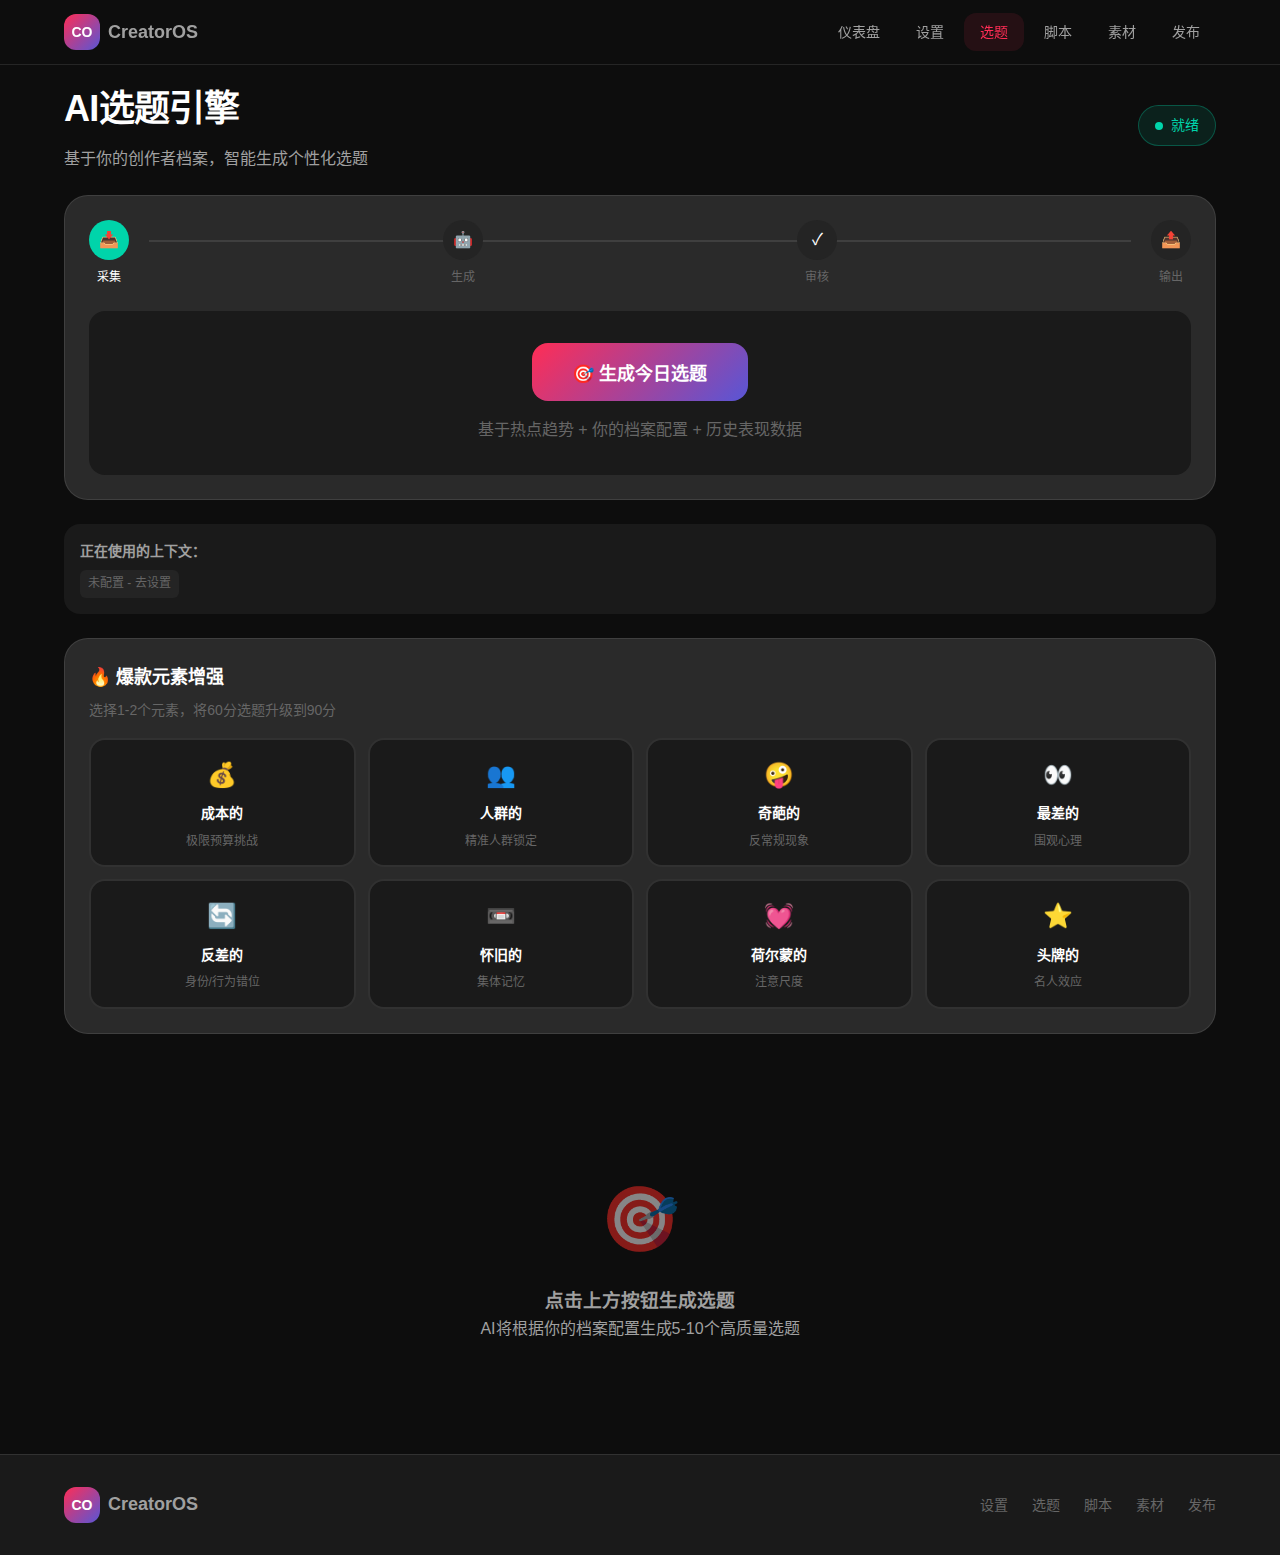
<file: topic-engine.html>
<!DOCTYPE html>
<html lang="zh-CN">
<head>
  <meta charset="UTF-8">
  <meta name="viewport" content="width=device-width, initial-scale=1.0">
  <meta name="description" content="CreatorOS - AI选题引擎">
  <title>AI选题引擎 - CreatorOS</title>
  <link rel="icon" type="image/svg+xml" href="data:image/svg+xml,%3Csvg xmlns='http://www.w3.org/2000/svg' viewBox='0 0 32 32'%3E%3Crect width='32' height='32' rx='8' fill='%23FF2D55'/%3E%3Ctext x='16' y='21' font-family='system-ui' font-size='12' font-weight='bold' fill='white' text-anchor='middle'%3ECO%3C/text%3E%3C/svg%3E">
  <link rel="stylesheet" href="assets/css/styles.css">
  <style>
    .engine-header {
      display: flex;
      justify-content: space-between;
      align-items: center;
      margin-bottom: var(--space-6);
      flex-wrap: wrap;
      gap: var(--space-4);
    }
    
    .engine-status {
      display: flex;
      align-items: center;
      gap: var(--space-3);
    }
    
    .status-indicator {
      display: flex;
      align-items: center;
      gap: var(--space-2);
      padding: var(--space-2) var(--space-4);
      background: rgba(0, 212, 170, 0.1);
      border: 1px solid rgba(0, 212, 170, 0.3);
      border-radius: var(--radius-full);
      font-size: var(--text-sm);
      color: var(--color-secondary);
    }
    
    .status-indicator.generating {
      background: rgba(255, 149, 0, 0.1);
      border-color: rgba(255, 149, 0, 0.3);
      color: var(--color-warning);
    }
    
    .status-dot {
      width: 8px;
      height: 8px;
      border-radius: 50%;
      background: currentColor;
      animation: pulse 2s ease-in-out infinite;
    }
    
    .workflow-card {
      background: var(--bg-card);
      border: 1px solid var(--border-color);
      border-radius: var(--radius-2xl);
      padding: var(--space-6);
      margin-bottom: var(--space-6);
    }
    
    .workflow-steps {
      display: flex;
      justify-content: space-between;
      position: relative;
      margin-bottom: var(--space-6);
    }
    
    .workflow-steps::before {
      content: '';
      position: absolute;
      top: 20px;
      left: 60px;
      right: 60px;
      height: 2px;
      background: var(--border-color);
    }
    
    .workflow-step {
      display: flex;
      flex-direction: column;
      align-items: center;
      position: relative;
      z-index: 1;
    }
    
    .workflow-step-icon {
      width: 40px;
      height: 40px;
      border-radius: 50%;
      background: var(--bg-elevated);
      display: flex;
      align-items: center;
      justify-content: center;
      margin-bottom: var(--space-2);
      transition: all var(--transition-base);
    }
    
    .workflow-step.active .workflow-step-icon {
      background: var(--color-primary);
    }
    
    .workflow-step.completed .workflow-step-icon {
      background: var(--color-secondary);
    }
    
    .workflow-step-label {
      font-size: var(--text-xs);
      color: var(--text-muted);
    }
    
    .workflow-step.active .workflow-step-label,
    .workflow-step.completed .workflow-step-label {
      color: var(--text-primary);
      font-weight: 500;
    }
    
    .generate-section {
      text-align: center;
      padding: var(--space-8);
      background: var(--bg-surface);
      border-radius: var(--radius-xl);
    }
    
    .generate-btn {
      padding: var(--space-4) var(--space-10);
      font-size: var(--text-lg);
      background: linear-gradient(135deg, var(--color-primary), var(--color-accent));
      border: none;
      border-radius: var(--radius-xl);
      color: white;
      font-weight: 600;
      cursor: pointer;
      transition: all var(--transition-base);
    }
    
    .generate-btn:hover {
      transform: scale(1.05);
      box-shadow: 0 10px 30px rgba(255, 45, 85, 0.4);
    }
    
    .generate-btn:disabled {
      opacity: 0.6;
      cursor: not-allowed;
      transform: none;
    }
    
    .topics-grid {
      display: grid;
      gap: var(--space-4);
    }
    
    .topic-card {
      background: var(--bg-card);
      border: 2px solid var(--border-color);
      border-radius: var(--radius-xl);
      padding: var(--space-6);
      cursor: pointer;
      transition: all var(--transition-base);
    }
    
    .topic-card:hover {
      border-color: var(--color-primary);
      transform: translateY(-2px);
    }
    
    .topic-card.selected {
      border-color: var(--color-secondary);
      background: rgba(0, 212, 170, 0.05);
    }
    
    .topic-card-header {
      display: flex;
      justify-content: space-between;
      align-items: flex-start;
      margin-bottom: var(--space-4);
    }
    
    .topic-badge-group {
      display: flex;
      gap: var(--space-2);
    }
    
    .topic-score-badge {
      display: inline-flex;
      align-items: center;
      gap: var(--space-1);
      padding: var(--space-1) var(--space-3);
      border-radius: var(--radius-full);
      font-size: var(--text-sm);
      font-weight: 600;
    }
    
    .score-high {
      background: rgba(0, 212, 170, 0.1);
      color: var(--color-secondary);
    }
    
    .score-medium {
      background: rgba(255, 149, 0, 0.1);
      color: var(--color-warning);
    }
    
    .score-low {
      background: rgba(255, 59, 48, 0.1);
      color: var(--color-danger);
    }
    
    .topic-type-badge {
      padding: var(--space-1) var(--space-3);
      background: rgba(88, 86, 214, 0.1);
      border-radius: var(--radius-full);
      font-size: var(--text-xs);
      color: var(--color-accent);
    }
    
    .topic-event {
      font-size: var(--text-sm);
      color: var(--text-secondary);
      margin-bottom: var(--space-2);
    }
    
    .topic-title {
      font-size: var(--text-lg);
      font-weight: 600;
      margin-bottom: var(--space-3);
      line-height: 1.4;
    }
    
    .topic-angle {
      font-size: var(--text-sm);
      color: var(--text-muted);
      margin-bottom: var(--space-4);
      padding-left: var(--space-4);
      border-left: 2px solid var(--color-accent);
    }
    
    .topic-scores {
      display: grid;
      grid-template-columns: repeat(5, 1fr);
      gap: var(--space-2);
      padding-top: var(--space-4);
      border-top: 1px solid var(--border-color);
    }
    
    .score-item {
      text-align: center;
    }
    
    .score-item-value {
      font-size: var(--text-lg);
      font-weight: 600;
      color: var(--color-primary);
    }
    
    .score-item-label {
      font-size: var(--text-xs);
      color: var(--text-muted);
    }
    
    .topic-actions {
      display: flex;
      gap: var(--space-3);
      margin-top: var(--space-4);
    }
    
    .empty-state {
      text-align: center;
      padding: var(--space-12);
      color: var(--text-secondary);
    }
    
    .empty-state-icon {
      font-size: 4rem;
      margin-bottom: var(--space-4);
      opacity: 0.5;
    }
    
    .filter-bar {
      display: flex;
      gap: var(--space-3);
      margin-bottom: var(--space-6);
      flex-wrap: wrap;
    }
    
    .filter-chip {
      padding: var(--space-2) var(--space-4);
      background: var(--bg-surface);
      border: 1px solid var(--border-color);
      border-radius: var(--radius-full);
      font-size: var(--text-sm);
      cursor: pointer;
      transition: all var(--transition-base);
    }
    
    .filter-chip:hover {
      border-color: var(--color-primary);
    }
    
    .filter-chip.active {
      background: rgba(255, 45, 85, 0.1);
      border-color: var(--color-primary);
      color: var(--color-primary);
    }
    
    /* 爆款元素选择器样式 */
    .viral-elements-card {
      background: var(--bg-card);
      border: 1px solid var(--border-color);
      border-radius: var(--radius-2xl);
      padding: var(--space-6);
      margin-bottom: var(--space-6);
    }
    
    .viral-elements-title {
      font-size: var(--text-lg);
      font-weight: 600;
      margin-bottom: var(--space-2);
      display: flex;
      align-items: center;
      gap: var(--space-2);
    }
    
    .viral-elements-subtitle {
      font-size: var(--text-sm);
      color: var(--text-muted);
      margin-bottom: var(--space-4);
    }
    
    .viral-elements-grid {
      display: grid;
      grid-template-columns: repeat(2, 1fr);
      gap: var(--space-3);
    }
    
    @media (min-width: 768px) {
      .viral-elements-grid {
        grid-template-columns: repeat(4, 1fr);
      }
    }
    
    .viral-element-chip {
      display: flex;
      flex-direction: column;
      align-items: center;
      gap: var(--space-2);
      padding: var(--space-4);
      background: var(--bg-surface);
      border: 2px solid var(--border-color);
      border-radius: var(--radius-xl);
      cursor: pointer;
      transition: all var(--transition-base);
      text-align: center;
    }
    
    .viral-element-chip:hover {
      border-color: var(--color-primary);
      transform: translateY(-2px);
    }
    
    .viral-element-chip.selected {
      border-color: var(--color-secondary);
      background: rgba(0, 212, 170, 0.1);
    }
    
    .viral-element-icon {
      font-size: var(--text-2xl);
    }
    
    .viral-element-name {
      font-weight: 600;
      font-size: var(--text-sm);
    }
    
    .viral-element-desc {
      font-size: var(--text-xs);
      color: var(--text-muted);
      line-height: 1.4;
    }
    
    /* 选题升级面板 */
    .topic-upgrade-panel {
      background: linear-gradient(135deg, rgba(88, 86, 214, 0.1), rgba(255, 45, 85, 0.1));
      border: 1px solid rgba(88, 86, 214, 0.2);
      border-radius: var(--radius-2xl);
      padding: var(--space-6);
      margin-bottom: var(--space-6);
      display: none;
    }
    
    .topic-upgrade-panel.active {
      display: block;
    }
    
    .upgrade-header {
      display: flex;
      justify-content: space-between;
      align-items: center;
      margin-bottom: var(--space-4);
    }
    
    .upgrade-title {
      font-size: var(--text-lg);
      font-weight: 600;
    }
    
    .upgrade-comparison {
      display: grid;
      grid-template-columns: 1fr auto 1fr;
      gap: var(--space-4);
      align-items: center;
      margin-bottom: var(--space-4);
    }
    
    @media (max-width: 640px) {
      .upgrade-comparison {
        grid-template-columns: 1fr;
      }
    }
    
    .upgrade-before, .upgrade-after {
      background: var(--bg-card);
      border-radius: var(--radius-xl);
      padding: var(--space-4);
    }
    
    .upgrade-before {
      border: 2px solid rgba(255, 149, 0, 0.3);
    }
    
    .upgrade-after {
      border: 2px solid rgba(0, 212, 170, 0.3);
    }
    
    .upgrade-label {
      font-size: var(--text-xs);
      color: var(--text-muted);
      margin-bottom: var(--space-2);
    }
    
    .upgrade-topic {
      font-weight: 600;
      margin-bottom: var(--space-3);
      line-height: 1.4;
    }
    
    .upgrade-score {
      display: flex;
      align-items: center;
      gap: var(--space-2);
    }
    
    .score-bar {
      flex: 1;
      height: 8px;
      background: var(--bg-elevated);
      border-radius: var(--radius-full);
      overflow: hidden;
    }
    
    .score-bar-fill {
      height: 100%;
      border-radius: var(--radius-full);
      transition: width 0.5s ease;
    }
    
    .score-bar-fill.low {
      background: var(--color-warning);
    }
    
    .score-bar-fill.high {
      background: var(--color-secondary);
    }
    
    .score-number {
      font-weight: 700;
      font-size: var(--text-lg);
      min-width: 50px;
      text-align: right;
    }
    
    .score-number.low {
      color: var(--color-warning);
    }
    
    .score-number.high {
      color: var(--color-secondary);
    }
    
    .upgrade-arrow {
      font-size: var(--text-2xl);
      color: var(--color-primary);
    }
    
    @media (max-width: 640px) {
      .upgrade-arrow {
        transform: rotate(90deg);
      }
    }
    
    .upgrade-elements-used {
      display: flex;
      flex-wrap: wrap;
      gap: var(--space-2);
      margin-top: var(--space-3);
    }
    
    .element-tag {
      padding: var(--space-1) var(--space-3);
      background: rgba(0, 212, 170, 0.1);
      border-radius: var(--radius-full);
      font-size: var(--text-xs);
      color: var(--color-secondary);
    }
    
    .upgrade-actions {
      display: flex;
      gap: var(--space-3);
      justify-content: center;
    }
    
    .context-card {
      background: var(--bg-surface);
      border-radius: var(--radius-xl);
      padding: var(--space-4);
      margin-bottom: var(--space-6);
    }
    
    .context-title {
      font-size: var(--text-sm);
      font-weight: 600;
      margin-bottom: var(--space-2);
      color: var(--text-secondary);
    }
    
    .context-tags {
      display: flex;
      flex-wrap: wrap;
      gap: var(--space-2);
    }
    
    .context-tag {
      padding: var(--space-1) var(--space-2);
      background: var(--bg-elevated);
      border-radius: var(--radius-sm);
      font-size: var(--text-xs);
      color: var(--text-muted);
    }
    
    @media (max-width: 640px) {
      .workflow-steps::before {
        display: none;
      }
      
      .workflow-steps {
        flex-wrap: wrap;
        gap: var(--space-4);
      }
      
      .topic-scores {
        grid-template-columns: repeat(3, 1fr);
      }
    }
  </style>
</head>
<body>
  <header class="site-header">
    <div class="container">
      <div class="site-header-inner">
        <a href="index.html" class="logo">
          <span class="logo-mark">CO</span>
          <span class="logo-text">CreatorOS</span>
        </a>
        <nav class="desktop-nav">
          <a href="index.html" class="nav-link">仪表盘</a>
          <a href="setup-wizard.html" class="nav-link">设置</a>
          <a href="topic-engine.html" class="nav-link active">选题</a>
          <a href="script-generator.html" class="nav-link">脚本</a>
          <a href="material-library.html" class="nav-link">素材</a>
          <a href="publish-center.html" class="nav-link">发布</a>
        </nav>
        <button class="mobile-menu-btn" aria-label="Toggle menu">
          <span class="hamburger-line"></span>
          <span class="hamburger-line"></span>
          <span class="hamburger-line"></span>
        </button>
      </div>
    </div>
  </header>
  
  <nav class="mobile-nav">
    <a href="index.html" class="mobile-nav-link">仪表盘</a>
    <a href="setup-wizard.html" class="mobile-nav-link">设置</a>
    <a href="topic-engine.html" class="mobile-nav-link">选题</a>
    <a href="script-generator.html" class="mobile-nav-link">脚本</a>
    <a href="material-library.html" class="mobile-nav-link">素材</a>
    <a href="publish-center.html" class="mobile-nav-link">发布</a>
  </nav>

  <main class="main-content">
    <div class="container">
      <div class="engine-header" data-animate="fade-in-up">
        <div>
          <h1 class="page-title" style="margin-bottom: var(--space-2);">AI选题引擎</h1>
          <p class="text-secondary">基于你的创作者档案，智能生成个性化选题</p>
        </div>
        <div class="engine-status">
          <div class="status-indicator" id="status-indicator">
            <span class="status-dot"></span>
            <span id="status-text">就绪</span>
          </div>
        </div>
      </div>
      
      <div class="workflow-card" data-animate="fade-in-up">
        <div class="workflow-steps">
          <div class="workflow-step completed" data-step="collect">
            <div class="workflow-step-icon">📥</div>
            <span class="workflow-step-label">采集</span>
          </div>
          <div class="workflow-step" data-step="generate">
            <div class="workflow-step-icon">🤖</div>
            <span class="workflow-step-label">生成</span>
          </div>
          <div class="workflow-step" data-step="review">
            <div class="workflow-step-icon">✓</div>
            <span class="workflow-step-label">审核</span>
          </div>
          <div class="workflow-step" data-step="output">
            <div class="workflow-step-icon">📤</div>
            <span class="workflow-step-label">输出</span>
          </div>
        </div>
        
        <div class="generate-section">
          <button class="generate-btn" id="generate-btn" onclick="generateTopics()">
            🎯 生成今日选题
          </button>
          <p class="text-muted text-sm mt-4">基于热点趋势 + 你的档案配置 + 历史表现数据</p>
        </div>
      </div>
      
      <div class="context-card" data-animate="fade-in-up" id="context-card">
        <div class="context-title">正在使用的上下文：</div>
        <div class="context-tags" id="context-tags">
          <span class="context-tag">加载中...</span>
        </div>
      </div>
      
      <!-- 8大爆款元素选择器 -->
      <div class="viral-elements-card" data-animate="fade-in-up">
        <div class="viral-elements-title">🔥 爆款元素增强</div>
        <div class="viral-elements-subtitle">选择1-2个元素，将60分选题升级到90分</div>
        <div class="viral-elements-grid" id="viral-elements-grid">
          <div class="viral-element-chip" data-element="成本的" onclick="toggleViralElement(this)">
            <span class="viral-element-icon">💰</span>
            <span class="viral-element-name">成本的</span>
            <span class="viral-element-desc">极限预算挑战</span>
          </div>
          <div class="viral-element-chip" data-element="人群的" onclick="toggleViralElement(this)">
            <span class="viral-element-icon">👥</span>
            <span class="viral-element-name">人群的</span>
            <span class="viral-element-desc">精准人群锁定</span>
          </div>
          <div class="viral-element-chip" data-element="奇葩的" onclick="toggleViralElement(this)">
            <span class="viral-element-icon">🤪</span>
            <span class="viral-element-name">奇葩的</span>
            <span class="viral-element-desc">反常规现象</span>
          </div>
          <div class="viral-element-chip" data-element="最差的" onclick="toggleViralElement(this)">
            <span class="viral-element-icon">👀</span>
            <span class="viral-element-name">最差的</span>
            <span class="viral-element-desc">围观心理</span>
          </div>
          <div class="viral-element-chip" data-element="反差的" onclick="toggleViralElement(this)">
            <span class="viral-element-icon">🔄</span>
            <span class="viral-element-name">反差的</span>
            <span class="viral-element-desc">身份/行为错位</span>
          </div>
          <div class="viral-element-chip" data-element="怀旧的" onclick="toggleViralElement(this)">
            <span class="viral-element-icon">📼</span>
            <span class="viral-element-name">怀旧的</span>
            <span class="viral-element-desc">集体记忆</span>
          </div>
          <div class="viral-element-chip" data-element="荷尔蒙的" onclick="toggleViralElement(this)">
            <span class="viral-element-icon">💓</span>
            <span class="viral-element-name">荷尔蒙的</span>
            <span class="viral-element-desc">注意尺度</span>
          </div>
          <div class="viral-element-chip" data-element="头牌的" onclick="toggleViralElement(this)">
            <span class="viral-element-icon">⭐</span>
            <span class="viral-element-name">头牌的</span>
            <span class="viral-element-desc">名人效应</span>
          </div>
        </div>
      </div>
      
      <!-- 选题升级面板 -->
      <div class="topic-upgrade-panel" id="topic-upgrade-panel" data-animate="fade-in-up">
        <div class="upgrade-header">
          <div class="upgrade-title">✨ 选题升级预览</div>
          <button class="btn btn-ghost" onclick="closeUpgradePanel()">关闭</button>
        </div>
        <div class="upgrade-comparison">
          <div class="upgrade-before">
            <div class="upgrade-label">原始选题</div>
            <div class="upgrade-topic" id="upgrade-original-topic">如何做好短视频</div>
            <div class="upgrade-score">
              <div class="score-bar">
                <div class="score-bar-fill low" id="original-score-bar" style="width: 62%"></div>
              </div>
              <span class="score-number low" id="original-score">62分</span>
            </div>
          </div>
          <div class="upgrade-arrow">→</div>
          <div class="upgrade-after">
            <div class="upgrade-label">升级后选题</div>
            <div class="upgrade-topic" id="upgrade-enhanced-topic">程序员0成本转型短视频,3个月粉丝破10万</div>
            <div class="upgrade-score">
              <div class="score-bar">
                <div class="score-bar-fill high" id="enhanced-score-bar" style="width: 87%"></div>
              </div>
              <span class="score-number high" id="enhanced-score">87分</span>
            </div>
            <div class="upgrade-elements-used" id="upgrade-elements-used">
              <span class="element-tag">成本的</span>
              <span class="element-tag">反差的</span>
            </div>
          </div>
        </div>
        <div class="upgrade-actions">
          <button class="btn btn-primary" onclick="applyUpgrade()">应用升级</button>
          <button class="btn btn-secondary" onclick="regenerateUpgrade()">重新生成</button>
        </div>
      </div>
      
      <div class="filter-bar" data-animate="fade-in-up">
        <button class="filter-chip active" onclick="filterTopics('all', this)">全部</button>
        <button class="filter-chip" onclick="filterTopics('high', this)">高分 (80+)</button>
        <button class="filter-chip" onclick="filterTopics('晒过程', this)">晒过程</button>
        <button class="filter-chip" onclick="filterTopics('教知识', this)">教知识</button>
        <button class="filter-chip" onclick="filterTopics('讲故事', this)">讲故事</button>
        <button class="filter-chip" onclick="filterTopics('聊观点', this)">聊观点</button>
      </div>
      
      <div class="topics-grid" id="topics-grid">
        <div class="empty-state">
          <div class="empty-state-icon">🎯</div>
          <h3>点击上方按钮生成选题</h3>
          <p>AI将根据你的档案配置生成5-10个高质量选题</p>
        </div>
      </div>
    </div>
  </main>

  <footer class="site-footer">
    <div class="container">
      <div class="footer-content">
        <a href="index.html" class="logo">
          <span class="logo-mark">CO</span>
          <span class="logo-text">CreatorOS</span>
        </a>
        <nav class="footer-nav">
          <a href="setup-wizard.html" class="footer-link">设置</a>
          <a href="topic-engine.html" class="footer-link">选题</a>
          <a href="script-generator.html" class="footer-link">脚本</a>
          <a href="material-library.html" class="footer-link">素材</a>
          <a href="publish-center.html" class="footer-link">发布</a>
        </nav>
      </div>
    </div>
  </footer>

  <script src="assets/js/main.js"></script>
  <script>
    const sampleTopics = [
      {
        id: 1,
        event: '某大厂员工被裁后3个月副业收入超过工资',
        angle: '不是能力问题，是选择问题——为什么副业比主业更容易成功',
        title: '被裁后收入反而涨了？这个副业逻辑颠覆了我',
        type: '讲故事',
        score: 92,
        scores: { buyer: 95, monetization: 90, unique: 88, trend: 92, feasibility: 85 }
      },
      {
        id: 2,
        event: '时间管理类内容持续爆火',
        angle: '针对时间少的职场人，提供可操作的副业时间管理方案',
        title: '每天30分钟副业时间，我是怎么3个月做到10万粉的',
        type: '教知识',
        score: 88,
        scores: { buyer: 92, monetization: 85, unique: 82, trend: 90, feasibility: 90 }
      },
      {
        id: 3,
        event: '不露脸创作者越来越多',
        angle: '给社恐人群一个开始的理由和方法',
        title: '不露脸也能月入过万？这3种内容形式最适合社恐',
        type: '晒过程',
        score: 85,
        scores: { buyer: 88, monetization: 82, unique: 85, trend: 80, feasibility: 92 }
      },
      {
        id: 4,
        event: 'AI工具效率革命',
        angle: '用AI把内容生产效率提高10倍',
        title: '用AI做副业，我一个人顶一个团队',
        type: '教知识',
        score: 83,
        scores: { buyer: 85, monetization: 80, unique: 78, trend: 95, feasibility: 80 }
      },
      {
        id: 5,
        event: '35岁职场危机讨论热度高',
        angle: '35岁不是终点，是副业的最佳起点',
        title: '35岁被优化后，我找到了比上班更稳的收入方式',
        type: '讲故事',
        score: 90,
        scores: { buyer: 94, monetization: 88, unique: 86, trend: 93, feasibility: 85 }
      },
      {
        id: 6,
        event: '知识付费市场持续增长',
        angle: '从打工人到知识博主的转型路径',
        title: '把你的专业变成课程，这是我见过最稳的副业',
        type: '聊观点',
        score: 81,
        scores: { buyer: 82, monetization: 92, unique: 75, trend: 78, feasibility: 78 }
      }
    ];
    
    let currentTopics = [];
    let selectedViralElements = [];
    
    const viralElementExamples = {
      '成本的': { prefix: '0成本', suffix: '', example: '0成本做出百万播放短视频' },
      '人群的': { prefix: '', suffix: '', example: '35岁宝妈产后快速瘦身', personas: ['35岁', '宝妈', '程序员', '职场人', '大学生', '00后'] },
      '奇葩的': { prefix: '', suffix: '的离谱方法', example: '用AI生成百万播放视频的离谱方法' },
      '最差的': { prefix: '看完100个失败案例后', suffix: '', example: '看完100个失败案例后总结的经验' },
      '反差的': { prefix: '', suffix: '', example: '程序员转型短视频月入10万', patterns: ['XX转型YY', 'XX却在做YY'] },
      '怀旧的': { prefix: '', suffix: '还能用吗', example: '5年前的短视频套路还能用吗' },
      '荷尔蒙的': { prefix: '', suffix: '', example: '颜值博主的涨粉秘诀', note: '注意尺度' },
      '头牌的': { prefix: '学习', suffix: '的方法论', example: '学习薛辉的短视频方法论' }
    };
    
    function toggleViralElement(el) {
      const element = el.dataset.element;
      
      if (el.classList.contains('selected')) {
        el.classList.remove('selected');
        selectedViralElements = selectedViralElements.filter(e => e !== element);
      } else {
        if (selectedViralElements.length >= 2) {
          const firstSelected = document.querySelector('.viral-element-chip.selected');
          if (firstSelected) {
            firstSelected.classList.remove('selected');
            selectedViralElements.shift();
          }
        }
        el.classList.add('selected');
        selectedViralElements.push(element);
      }
      
      if (selectedViralElements.length > 0 && currentTopics.length > 0) {
        showUpgradePreview();
      } else {
        document.getElementById('topic-upgrade-panel').classList.remove('active');
      }
    }
    
    function showUpgradePreview() {
      const panel = document.getElementById('topic-upgrade-panel');
      const originalTopic = currentTopics[0];
      
      const originalTitle = originalTopic?.title || '如何做好短视频';
      const originalScore = originalTopic?.score || 62;
      
      document.getElementById('upgrade-original-topic').textContent = originalTitle;
      document.getElementById('original-score').textContent = originalScore + '分';
      document.getElementById('original-score-bar').style.width = originalScore + '%';
      
      const enhanced = generateEnhancedTopic(originalTitle, selectedViralElements);
      const scoreBoost = selectedViralElements.length * 12 + Math.floor(Math.random() * 5);
      const enhancedScore = Math.min(98, originalScore + scoreBoost);
      
      document.getElementById('upgrade-enhanced-topic').textContent = enhanced;
      document.getElementById('enhanced-score').textContent = enhancedScore + '分';
      document.getElementById('enhanced-score-bar').style.width = enhancedScore + '%';
      
      const elementsContainer = document.getElementById('upgrade-elements-used');
      elementsContainer.innerHTML = selectedViralElements.map(e => 
        `<span class="element-tag">${e}</span>`
      ).join('');
      
      panel.classList.add('active');
    }
    
    function generateEnhancedTopic(original, elements) {
      let enhanced = original;
      
      elements.forEach(element => {
        const config = viralElementExamples[element];
        if (!config) return;
        
        switch(element) {
          case '成本的':
            enhanced = enhanced.replace(/如何|怎么/, '0成本');
            if (!enhanced.includes('0成本')) {
              enhanced = '0成本' + enhanced;
            }
            break;
          case '人群的':
            const persona = config.personas[Math.floor(Math.random() * config.personas.length)];
            enhanced = persona + enhanced;
            break;
          case '反差的':
            if (enhanced.includes('副业') || enhanced.includes('转型')) {
              enhanced = enhanced.replace('副业', '程序员转型副业');
            } else {
              enhanced = enhanced + '，收入反超工资';
            }
            break;
          case '奇葩的':
            enhanced = enhanced + '的离谱方法';
            break;
          case '最差的':
            enhanced = '看完100个失败案例后，' + enhanced;
            break;
          case '怀旧的':
            enhanced = '5年前的' + enhanced + '还能用吗';
            break;
          case '头牌的':
            enhanced = '学习薛辉：' + enhanced;
            break;
        }
      });
      
      return enhanced;
    }
    
    function closeUpgradePanel() {
      document.getElementById('topic-upgrade-panel').classList.remove('active');
    }
    
    function applyUpgrade() {
      const enhancedTitle = document.getElementById('upgrade-enhanced-topic').textContent;
      const enhancedScore = parseInt(document.getElementById('enhanced-score').textContent);
      
      if (currentTopics.length > 0) {
        currentTopics[0] = {
          ...currentTopics[0],
          title: enhancedTitle,
          score: enhancedScore,
          viralElements: [...selectedViralElements]
        };
        renderTopics(currentTopics);
        closeUpgradePanel();
        
        selectedViralElements = [];
        document.querySelectorAll('.viral-element-chip.selected').forEach(el => {
          el.classList.remove('selected');
        });
      }
    }
    
    function regenerateUpgrade() {
      showUpgradePreview();
    }
    
    function loadContext() {
      const profile = localStorage.getItem('creatorOS_profile');
      const contextTags = document.getElementById('context-tags');
      
      if (profile) {
        const data = JSON.parse(profile);
        const tags = [];
        
        if (data.buyer?.persona) tags.push(`买家: ${data.buyer.persona.substring(0, 20)}...`);
        if (data.monetization?.model) tags.push(`变现: ${data.monetization.model}`);
        if (data.content?.pillars?.length) tags.push(`支柱: ${data.content.pillars.slice(0, 2).join(', ')}`);
        if (data.buyer?.painPoints?.length) tags.push(`痛点: ${data.buyer.painPoints.slice(0, 2).join(', ')}`);
        
        if (tags.length > 0) {
          contextTags.innerHTML = tags.map(t => `<span class="context-tag">${t}</span>`).join('');
        } else {
          contextTags.innerHTML = '<span class="context-tag">请先完成设置向导</span>';
        }
      } else {
        contextTags.innerHTML = '<span class="context-tag">未配置 - <a href="setup-wizard.html">去设置</a></span>';
      }
    }
    
    function setWorkflowStep(step) {
      document.querySelectorAll('.workflow-step').forEach(el => {
        el.classList.remove('active', 'completed');
      });
      
      const steps = ['collect', 'generate', 'review', 'output'];
      const currentIndex = steps.indexOf(step);
      
      steps.forEach((s, i) => {
        const el = document.querySelector(`[data-step="${s}"]`);
        if (i < currentIndex) {
          el.classList.add('completed');
        } else if (i === currentIndex) {
          el.classList.add('active');
        }
      });
    }
    
    function setStatus(status, text) {
      const indicator = document.getElementById('status-indicator');
      const statusText = document.getElementById('status-text');
      
      indicator.classList.remove('generating');
      if (status === 'generating') {
        indicator.classList.add('generating');
      }
      statusText.textContent = text;
    }
    
    async function generateTopics() {
      const btn = document.getElementById('generate-btn');
      btn.disabled = true;
      btn.textContent = '生成中...';
      
      setStatus('generating', '采集热点...');
      setWorkflowStep('collect');
      await sleep(800);
      
      setStatus('generating', '生成选题...');
      setWorkflowStep('generate');
      await sleep(1200);
      
      setStatus('generating', '评分审核...');
      setWorkflowStep('review');
      await sleep(1000);
      
      setStatus('ready', '完成');
      setWorkflowStep('output');
      
      currentTopics = [...sampleTopics];
      renderTopics(currentTopics);
      
      btn.disabled = false;
      btn.textContent = '🎯 重新生成';
    }
    
    function renderTopics(topics) {
      const grid = document.getElementById('topics-grid');
      
      if (topics.length === 0) {
        grid.innerHTML = `
          <div class="empty-state">
            <div class="empty-state-icon">🔍</div>
            <h3>没有匹配的选题</h3>
            <p>尝试其他筛选条件</p>
          </div>
        `;
        return;
      }
      
      grid.innerHTML = topics.map(topic => `
        <div class="topic-card" data-id="${topic.id}" data-type="${topic.type}" data-score="${topic.score}">
          <div class="topic-card-header">
            <div class="topic-badge-group">
              <span class="topic-score-badge ${getScoreClass(topic.score)}">${topic.score}分</span>
              <span class="topic-type-badge">${topic.type}</span>
              ${topic.viralElements ? topic.viralElements.map(e => `<span class="topic-type-badge" style="background: rgba(0, 212, 170, 0.1); color: var(--color-secondary);">🔥${e}</span>`).join('') : ''}
            </div>
          </div>
          <div class="topic-event">📰 ${topic.event}</div>
          <div class="topic-title">${topic.title}</div>
          <div class="topic-angle">💡 ${topic.angle}</div>
          <div class="topic-scores">
            <div class="score-item">
              <div class="score-item-value">${topic.scores.buyer}</div>
              <div class="score-item-label">买家匹配</div>
            </div>
            <div class="score-item">
              <div class="score-item-value">${topic.scores.monetization}</div>
              <div class="score-item-label">变现关联</div>
            </div>
            <div class="score-item">
              <div class="score-item-value">${topic.scores.unique}</div>
              <div class="score-item-label">差异化</div>
            </div>
            <div class="score-item">
              <div class="score-item-value">${topic.scores.trend}</div>
              <div class="score-item-label">热度时效</div>
            </div>
            <div class="score-item">
              <div class="score-item-value">${topic.scores.feasibility}</div>
              <div class="score-item-label">可执行</div>
            </div>
          </div>
          <div class="topic-actions">
            <button class="btn btn-primary" onclick="selectTopic(${topic.id})">选择并生成脚本</button>
            <button class="btn btn-ghost" onclick="upgradeTopic(${topic.id})">🔥 爆款升级</button>
            <button class="btn btn-ghost" onclick="saveTopic(${topic.id})">⭐ 归档</button>
          </div>
        </div>
      `).join('');
    }
    
    function getScoreClass(score) {
      if (score >= 85) return 'score-high';
      if (score >= 70) return 'score-medium';
      return 'score-low';
    }
    
    function filterTopics(filter, btn) {
      document.querySelectorAll('.filter-chip').forEach(c => c.classList.remove('active'));
      btn.classList.add('active');
      
      let filtered = currentTopics;
      
      if (filter === 'high') {
        filtered = currentTopics.filter(t => t.score >= 80);
      } else if (filter !== 'all') {
        filtered = currentTopics.filter(t => t.type === filter);
      }
      
      renderTopics(filtered);
    }
    
    function selectTopic(id) {
      const topic = currentTopics.find(t => t.id === id);
      if (topic) {
        localStorage.setItem('creatorOS_selectedTopic', JSON.stringify(topic));
        window.location.href = 'script-generator.html';
      }
    }
    
    function upgradeTopic(id) {
      const topic = currentTopics.find(t => t.id === id);
      if (topic) {
        const index = currentTopics.indexOf(topic);
        currentTopics.unshift(currentTopics.splice(index, 1)[0]);
        
        document.getElementById('viral-elements-grid').scrollIntoView({ behavior: 'smooth' });
        
        const panel = document.getElementById('topic-upgrade-panel');
        document.getElementById('upgrade-original-topic').textContent = topic.title;
        document.getElementById('original-score').textContent = topic.score + '分';
        document.getElementById('original-score-bar').style.width = topic.score + '%';
        
        if (selectedViralElements.length > 0) {
          showUpgradePreview();
        }
      }
    }
    
    function saveTopic(id) {
      const topic = currentTopics.find(t => t.id === id);
      if (topic) {
        const archived = JSON.parse(localStorage.getItem('creatorOS_archivedTopics') || '[]');
        const exists = archived.some(t => t.title === topic.title);
        if (exists) {
          alert('该选题已归档！');
          return;
        }
        archived.unshift({
          id: Date.now(),
          title: topic.title,
          type: topic.type,
          angle: topic.angle,
          event: topic.event,
          score: topic.score,
          scores: topic.scores,
          archivedAt: new Date().toISOString()
        });
        localStorage.setItem('creatorOS_archivedTopics', JSON.stringify(archived));
        alert('已归档到素材库！可在素材库查看。');
      }
    }
    
    function sleep(ms) {
      return new Promise(resolve => setTimeout(resolve, ms));
    }
    
    loadContext();
  </script>
</body>
</html>
</file>
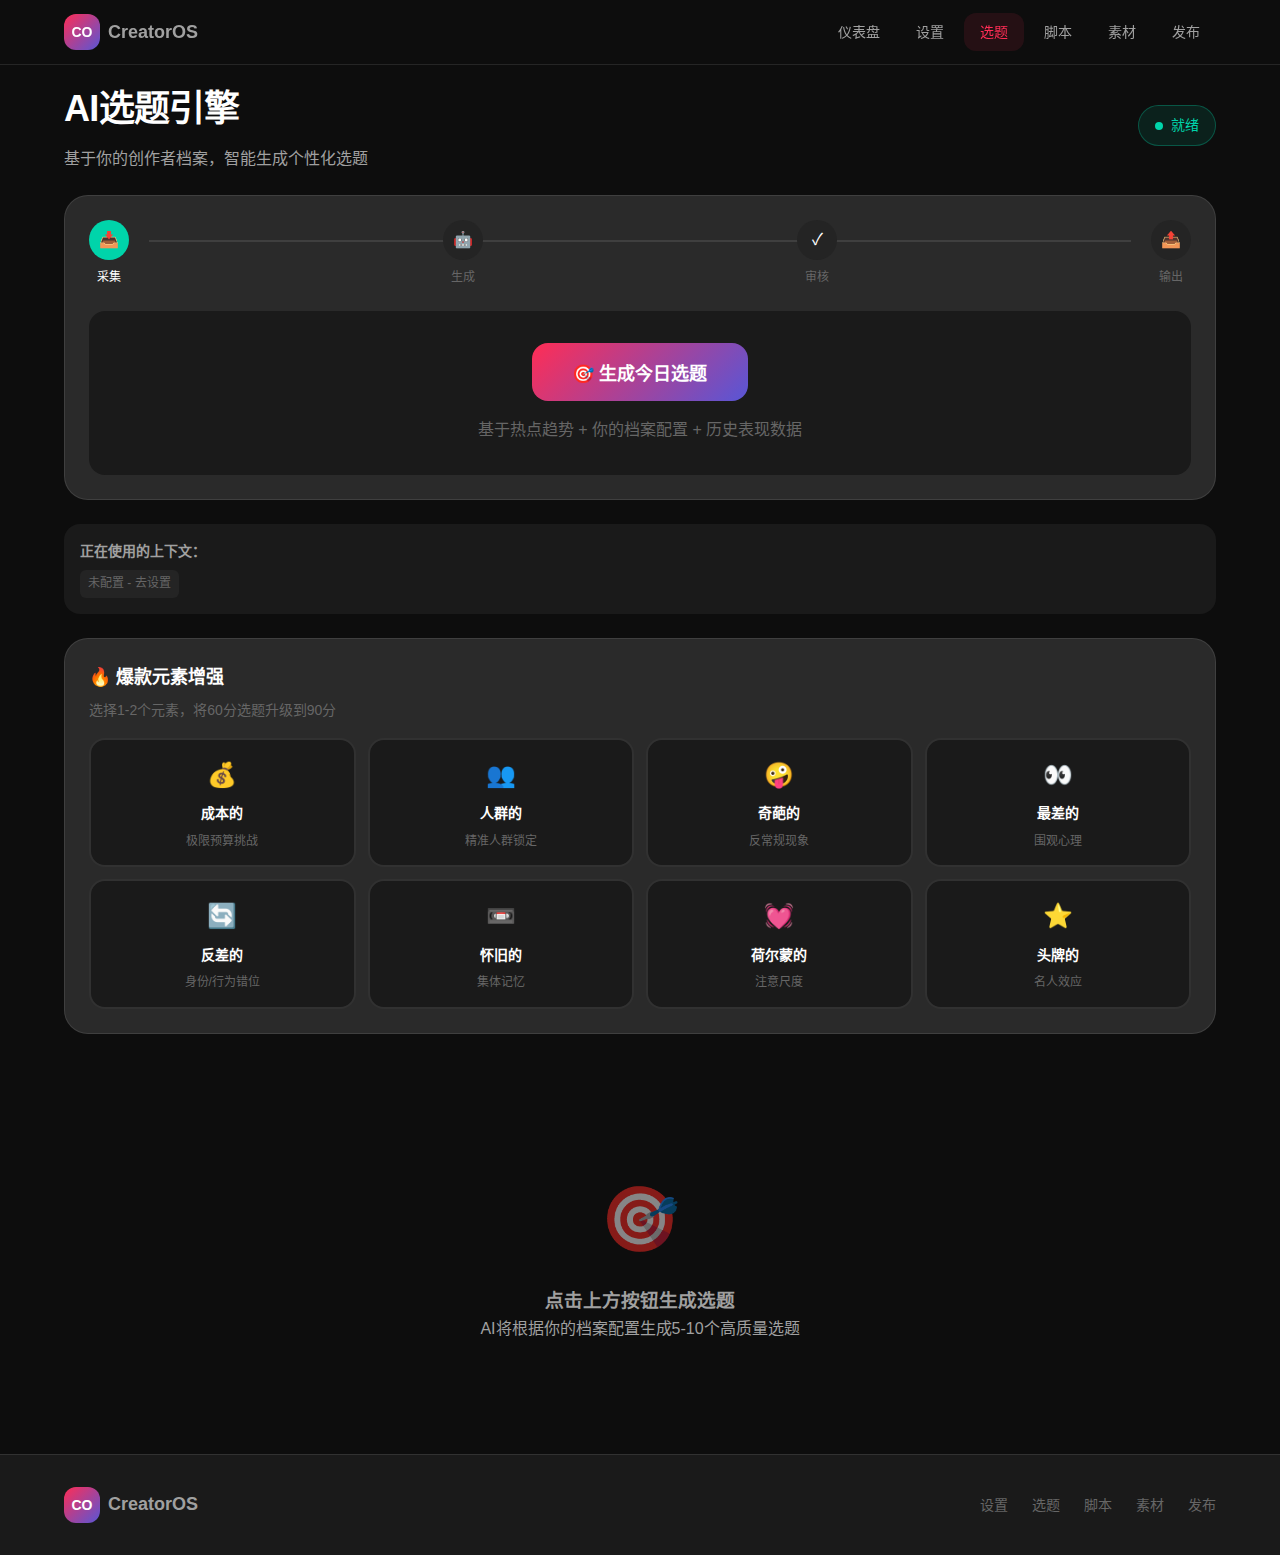
<file: topic-script.html>
<!DOCTYPE html>
<html lang="zh-CN">
<head>
  <meta charset="UTF-8">
  <meta name="viewport" content="width=device-width, initial-scale=1.0">
  <title>重定向中... - CreatorOS</title>
  <meta http-equiv="refresh" content="0;url=topic-engine.html">
  <link rel="icon" type="image/svg+xml" href="data:image/svg+xml,%3Csvg xmlns='http://www.w3.org/2000/svg' viewBox='0 0 32 32'%3E%3Crect width='32' height='32' rx='8' fill='%23FF2D55'/%3E%3Ctext x='16' y='21' font-family='system-ui' font-size='12' font-weight='bold' fill='white' text-anchor='middle'%3ECO%3C/text%3E%3C/svg%3E">
  <style>
    body {
      font-family: system-ui, -apple-system, sans-serif;
      background: #0a0a0a;
      color: #fff;
      display: flex;
      justify-content: center;
      align-items: center;
      min-height: 100vh;
      margin: 0;
      text-align: center;
    }
    .redirect-box {
      padding: 2rem;
    }
    .redirect-box h1 {
      font-size: 1.5rem;
      margin-bottom: 1rem;
    }
    .redirect-box p {
      color: #888;
      margin-bottom: 1.5rem;
    }
    .redirect-box a {
      color: #FF2D55;
      text-decoration: none;
    }
  </style>
</head>
<body>
  <div class="redirect-box">
    <h1>页面已升级</h1>
    <p>"选题脚本"已拆分为AI选题引擎和脚本生成器</p>
    <p>正在跳转到 <a href="topic-engine.html">AI选题引擎</a>...</p>
  </div>
  <script>
    window.location.href = 'topic-engine.html';
  </script>
</body>
</html>
</file>
<file: assets/css/styles.css>
/* ==========================================================================
   CreatorOS - Global Styles
   自媒体操盘手操作系统
   ========================================================================== */

:root {
  /* Color Palette - Vibrant Creator Theme */
  --color-primary: #FF2D55;      /* TikTok Pink */
  --color-secondary: #00D4AA;    /* Success Green */
  --color-accent: #5856D6;       /* Purple */
  --color-warning: #FF9500;      /* Orange */
  --color-danger: #FF3B30;       /* Red */
  
  /* Background Colors */
  --bg-dark: #0D0D0D;
  --bg-surface: #1A1A1A;
  --bg-elevated: #242424;
  --bg-card: #2A2A2A;
  
  /* Text Colors */
  --text-primary: #FFFFFF;
  --text-secondary: #A0A0A0;
  --text-muted: #666666;
  
  /* Border Colors */
  --border-color: rgba(255, 255, 255, 0.1);
  --border-glow: rgba(255, 45, 85, 0.3);
  
  /* Spacing */
  --space-1: 0.25rem;
  --space-2: 0.5rem;
  --space-3: 0.75rem;
  --space-4: 1rem;
  --space-5: 1.25rem;
  --space-6: 1.5rem;
  --space-8: 2rem;
  --space-10: 2.5rem;
  --space-12: 3rem;
  --space-16: 4rem;
  
  /* Typography */
  --font-sans: -apple-system, BlinkMacSystemFont, 'SF Pro Display', 'Segoe UI', Roboto, sans-serif;
  --font-mono: 'SF Mono', ui-monospace, 'Cascadia Code', monospace;
  
  --text-xs: 0.75rem;
  --text-sm: 0.875rem;
  --text-base: 1rem;
  --text-lg: 1.125rem;
  --text-xl: 1.25rem;
  --text-2xl: 1.5rem;
  --text-3xl: 1.875rem;
  --text-4xl: 2.25rem;
  
  /* Border Radius */
  --radius-sm: 0.375rem;
  --radius-md: 0.5rem;
  --radius-lg: 0.75rem;
  --radius-xl: 1rem;
  --radius-2xl: 1.5rem;
  --radius-full: 9999px;
  
  /* Transitions */
  --transition-fast: 150ms ease;
  --transition-base: 200ms ease;
  --transition-slow: 300ms ease;
  
  /* Shadows */
  --shadow-sm: 0 1px 2px rgba(0, 0, 0, 0.3);
  --shadow-md: 0 4px 6px rgba(0, 0, 0, 0.3);
  --shadow-lg: 0 10px 15px rgba(0, 0, 0, 0.4);
  --shadow-glow: 0 0 20px rgba(255, 45, 85, 0.3);
}

/* Reset & Base */
*, *::before, *::after {
  box-sizing: border-box;
  margin: 0;
  padding: 0;
}

html {
  font-size: 16px;
  scroll-behavior: smooth;
  -webkit-font-smoothing: antialiased;
  -moz-osx-font-smoothing: grayscale;
}

body {
  font-family: var(--font-sans);
  background-color: var(--bg-dark);
  color: var(--text-primary);
  line-height: 1.6;
  min-height: 100vh;
}

a {
  color: inherit;
  text-decoration: none;
}

img {
  max-width: 100%;
  height: auto;
}

button {
  font-family: inherit;
  cursor: pointer;
}

/* ==========================================================================
   Layout
   ========================================================================== */

.container {
  width: 100%;
  max-width: 1200px;
  margin: 0 auto;
  padding: 0 var(--space-6);
}

/* ==========================================================================
   Header & Navigation
   ========================================================================== */

.site-header {
  position: fixed;
  top: 0;
  left: 0;
  right: 0;
  z-index: 100;
  background: rgba(13, 13, 13, 0.9);
  backdrop-filter: blur(20px);
  -webkit-backdrop-filter: blur(20px);
  border-bottom: 1px solid var(--border-color);
}

.site-header-inner {
  display: flex;
  align-items: center;
  justify-content: space-between;
  height: 64px;
}

.logo {
  display: flex;
  align-items: center;
  gap: var(--space-2);
  font-weight: 700;
}

.logo-mark {
  display: flex;
  align-items: center;
  justify-content: center;
  width: 36px;
  height: 36px;
  background: linear-gradient(135deg, var(--color-primary), var(--color-accent));
  border-radius: var(--radius-lg);
  font-size: var(--text-sm);
  font-weight: 800;
}

.logo-text {
  font-size: var(--text-lg);
  color: var(--text-secondary);
}

.desktop-nav {
  display: none;
  gap: var(--space-1);
}

@media (min-width: 768px) {
  .desktop-nav {
    display: flex;
  }
}

.nav-link {
  padding: var(--space-2) var(--space-4);
  font-size: var(--text-sm);
  font-weight: 500;
  color: var(--text-secondary);
  border-radius: var(--radius-lg);
  transition: all var(--transition-base);
}

.nav-link:hover {
  color: var(--text-primary);
  background: var(--bg-elevated);
}

.nav-link.active {
  color: var(--color-primary);
  background: rgba(255, 45, 85, 0.1);
}

/* Mobile Menu */
.mobile-menu-btn {
  display: flex;
  flex-direction: column;
  gap: 5px;
  padding: var(--space-2);
  background: none;
  border: none;
}

@media (min-width: 768px) {
  .mobile-menu-btn {
    display: none;
  }
}

.hamburger-line {
  width: 20px;
  height: 2px;
  background: var(--text-primary);
  border-radius: 2px;
  transition: all var(--transition-base);
}

.mobile-nav {
  display: none;
  position: fixed;
  top: 64px;
  left: 0;
  right: 0;
  bottom: 0;
  background: var(--bg-surface);
  padding: var(--space-6);
  z-index: 99;
}

.mobile-nav.active {
  display: block;
}

.mobile-nav-link {
  display: block;
  padding: var(--space-4);
  font-size: var(--text-lg);
  color: var(--text-primary);
  border-radius: var(--radius-lg);
  margin-bottom: var(--space-2);
}

.mobile-nav-link:hover {
  background: var(--bg-elevated);
}

/* ==========================================================================
   Main Content
   ========================================================================== */

.main-content {
  padding-top: 80px;
  padding-bottom: var(--space-16);
  min-height: 100vh;
}

.page-header {
  margin-bottom: var(--space-10);
  text-align: center;
}

.page-eyebrow {
  display: inline-flex;
  align-items: center;
  gap: var(--space-2);
  padding: var(--space-2) var(--space-4);
  background: rgba(255, 45, 85, 0.1);
  border: 1px solid rgba(255, 45, 85, 0.2);
  border-radius: var(--radius-full);
  font-family: var(--font-mono);
  font-size: var(--text-xs);
  font-weight: 600;
  color: var(--color-primary);
  text-transform: uppercase;
  letter-spacing: 0.1em;
  margin-bottom: var(--space-4);
}

.page-title {
  font-size: clamp(var(--text-3xl), 6vw, var(--text-4xl));
  font-weight: 700;
  letter-spacing: -0.02em;
  margin-bottom: var(--space-3);
}

.page-subtitle {
  font-size: var(--text-lg);
  color: var(--text-secondary);
  max-width: 600px;
  margin: 0 auto;
}

/* ==========================================================================
   Cards
   ========================================================================== */

.card {
  background: var(--bg-card);
  border: 1px solid var(--border-color);
  border-radius: var(--radius-xl);
  padding: var(--space-6);
  transition: all var(--transition-base);
}

.card:hover {
  border-color: var(--color-primary);
  box-shadow: var(--shadow-glow);
  transform: translateY(-2px);
}

.card-header {
  display: flex;
  align-items: center;
  gap: var(--space-4);
  margin-bottom: var(--space-4);
}

.card-icon {
  display: flex;
  align-items: center;
  justify-content: center;
  width: 48px;
  height: 48px;
  background: linear-gradient(135deg, var(--color-primary), var(--color-accent));
  border-radius: var(--radius-lg);
}

.card-icon svg {
  width: 24px;
  height: 24px;
  stroke: white;
}

.card-title {
  font-size: var(--text-xl);
  font-weight: 600;
}

.card-desc {
  color: var(--text-secondary);
  font-size: var(--text-sm);
  line-height: 1.7;
}

/* Module Cards Grid */
.modules-grid {
  display: grid;
  gap: var(--space-6);
}

@media (min-width: 640px) {
  .modules-grid {
    grid-template-columns: repeat(2, 1fr);
  }
}

/* ==========================================================================
   Buttons
   ========================================================================== */

.btn {
  display: inline-flex;
  align-items: center;
  justify-content: center;
  gap: var(--space-2);
  padding: var(--space-3) var(--space-6);
  font-size: var(--text-sm);
  font-weight: 600;
  border-radius: var(--radius-lg);
  border: none;
  transition: all var(--transition-base);
}

.btn-primary {
  background: linear-gradient(135deg, var(--color-primary), #FF6B81);
  color: white;
}

.btn-primary:hover {
  transform: translateY(-2px);
  box-shadow: var(--shadow-glow);
}

.btn-secondary {
  background: var(--bg-elevated);
  color: var(--text-primary);
  border: 1px solid var(--border-color);
}

.btn-secondary:hover {
  border-color: var(--color-primary);
}

.btn-ghost {
  background: transparent;
  color: var(--text-secondary);
}

.btn-ghost:hover {
  color: var(--text-primary);
  background: var(--bg-elevated);
}

/* ==========================================================================
   Forms
   ========================================================================== */

.form-group {
  margin-bottom: var(--space-6);
}

.form-label {
  display: block;
  font-size: var(--text-sm);
  font-weight: 500;
  color: var(--text-secondary);
  margin-bottom: var(--space-2);
}

.form-input,
.form-select,
.form-textarea {
  width: 100%;
  padding: var(--space-3) var(--space-4);
  font-size: var(--text-base);
  color: var(--text-primary);
  background: var(--bg-surface);
  border: 1px solid var(--border-color);
  border-radius: var(--radius-lg);
  transition: all var(--transition-base);
}

.form-input:focus,
.form-select:focus,
.form-textarea:focus {
  outline: none;
  border-color: var(--color-primary);
  box-shadow: 0 0 0 3px rgba(255, 45, 85, 0.1);
}

.form-textarea {
  min-height: 120px;
  resize: vertical;
}

/* Checkbox & Radio */
.form-check {
  display: flex;
  align-items: center;
  gap: var(--space-3);
  padding: var(--space-3) var(--space-4);
  background: var(--bg-surface);
  border: 1px solid var(--border-color);
  border-radius: var(--radius-lg);
  cursor: pointer;
  transition: all var(--transition-base);
}

.form-check:hover {
  border-color: var(--color-primary);
}

.form-check.selected {
  border-color: var(--color-primary);
  background: rgba(255, 45, 85, 0.1);
}

.form-check input {
  display: none;
}

.form-check-box {
  width: 20px;
  height: 20px;
  border: 2px solid var(--border-color);
  border-radius: var(--radius-sm);
  display: flex;
  align-items: center;
  justify-content: center;
  transition: all var(--transition-base);
}

.form-check.selected .form-check-box {
  background: var(--color-primary);
  border-color: var(--color-primary);
}

.form-check-box svg {
  width: 12px;
  height: 12px;
  stroke: white;
  opacity: 0;
  transition: opacity var(--transition-base);
}

.form-check.selected .form-check-box svg {
  opacity: 1;
}

/* ==========================================================================
   Tables
   ========================================================================== */

.table-container {
  overflow-x: auto;
  border-radius: var(--radius-xl);
  border: 1px solid var(--border-color);
}

table {
  width: 100%;
  border-collapse: collapse;
}

th, td {
  padding: var(--space-4);
  text-align: left;
  border-bottom: 1px solid var(--border-color);
}

th {
  background: var(--bg-elevated);
  font-size: var(--text-sm);
  font-weight: 600;
  color: var(--text-secondary);
  text-transform: uppercase;
  letter-spacing: 0.05em;
}

tr:last-child td {
  border-bottom: none;
}

tr:hover td {
  background: var(--bg-surface);
}

/* ==========================================================================
   Tags & Badges
   ========================================================================== */

.tag {
  display: inline-flex;
  align-items: center;
  padding: var(--space-1) var(--space-3);
  font-size: var(--text-xs);
  font-weight: 600;
  border-radius: var(--radius-full);
}

.tag-primary {
  background: rgba(255, 45, 85, 0.1);
  color: var(--color-primary);
}

.tag-success {
  background: rgba(0, 212, 170, 0.1);
  color: var(--color-secondary);
}

.tag-warning {
  background: rgba(255, 149, 0, 0.1);
  color: var(--color-warning);
}

.tag-danger {
  background: rgba(255, 59, 48, 0.1);
  color: var(--color-danger);
}

/* ==========================================================================
   Progress & Metrics
   ========================================================================== */

.metric-card {
  background: var(--bg-card);
  border: 1px solid var(--border-color);
  border-radius: var(--radius-xl);
  padding: var(--space-6);
  text-align: center;
}

.metric-value {
  font-size: var(--text-4xl);
  font-weight: 700;
  background: linear-gradient(135deg, var(--color-primary), var(--color-secondary));
  -webkit-background-clip: text;
  -webkit-text-fill-color: transparent;
  background-clip: text;
}

.metric-label {
  font-size: var(--text-sm);
  color: var(--text-secondary);
  margin-top: var(--space-2);
}

.progress-bar {
  height: 8px;
  background: var(--bg-elevated);
  border-radius: var(--radius-full);
  overflow: hidden;
}

.progress-fill {
  height: 100%;
  background: linear-gradient(90deg, var(--color-primary), var(--color-secondary));
  border-radius: var(--radius-full);
  transition: width var(--transition-slow);
}

/* ==========================================================================
   Tooltip
   ========================================================================== */

.tooltip {
  position: relative;
}

.tooltip::after {
  content: attr(data-tooltip);
  position: absolute;
  bottom: 100%;
  left: 50%;
  transform: translateX(-50%);
  padding: var(--space-2) var(--space-3);
  background: var(--bg-elevated);
  color: var(--text-primary);
  font-size: var(--text-xs);
  border-radius: var(--radius-md);
  white-space: nowrap;
  opacity: 0;
  visibility: hidden;
  transition: all var(--transition-base);
  margin-bottom: var(--space-2);
}

.tooltip:hover::after {
  opacity: 1;
  visibility: visible;
}

/* ==========================================================================
   Footer
   ========================================================================== */

.site-footer {
  background: var(--bg-surface);
  border-top: 1px solid var(--border-color);
  padding: var(--space-8) 0;
}

.footer-content {
  display: flex;
  flex-direction: column;
  align-items: center;
  gap: var(--space-4);
  text-align: center;
}

@media (min-width: 768px) {
  .footer-content {
    flex-direction: row;
    justify-content: space-between;
    text-align: left;
  }
}

.footer-nav {
  display: flex;
  gap: var(--space-6);
}

.footer-link {
  font-size: var(--text-sm);
  color: var(--text-muted);
  transition: color var(--transition-base);
}

.footer-link:hover {
  color: var(--color-primary);
}

.footer-credit {
  font-size: var(--text-sm);
  color: var(--text-muted);
}

/* ==========================================================================
   Animations
   ========================================================================== */

@keyframes fadeIn {
  from { opacity: 0; }
  to { opacity: 1; }
}

@keyframes fadeInUp {
  from {
    opacity: 0;
    transform: translateY(20px);
  }
  to {
    opacity: 1;
    transform: translateY(0);
  }
}

@keyframes fadeInDown {
  from {
    opacity: 0;
    transform: translateY(-20px);
  }
  to {
    opacity: 1;
    transform: translateY(0);
  }
}

@keyframes pulse {
  0%, 100% { opacity: 1; }
  50% { opacity: 0.5; }
}

.animate-fade-in {
  animation: fadeIn 0.5s ease forwards;
}

.animate-fade-in-up {
  animation: fadeInUp 0.5s ease forwards;
}

.animate-fade-in-down {
  animation: fadeInDown 0.5s ease forwards;
}

/* Staggered animations */
[data-animate] {
  opacity: 0;
}

[data-animate="fade-in-up"] {
  animation: fadeInUp 0.6s ease forwards;
}

/* ==========================================================================
   Utility Classes
   ========================================================================== */

.text-center { text-align: center; }
.text-left { text-align: left; }
.text-right { text-align: right; }

.text-primary { color: var(--text-primary); }
.text-secondary { color: var(--text-secondary); }
.text-muted { color: var(--text-muted); }
.text-accent { color: var(--color-primary); }
.text-success { color: var(--color-secondary); }
.text-warning { color: var(--color-warning); }

.bg-surface { background: var(--bg-surface); }
.bg-elevated { background: var(--bg-elevated); }
.bg-card { background: var(--bg-card); }

.mt-4 { margin-top: var(--space-4); }
.mt-6 { margin-top: var(--space-6); }
.mt-8 { margin-top: var(--space-8); }
.mb-4 { margin-bottom: var(--space-4); }
.mb-6 { margin-bottom: var(--space-6); }
.mb-8 { margin-bottom: var(--space-8); }

.p-4 { padding: var(--space-4); }
.p-6 { padding: var(--space-6); }
.p-8 { padding: var(--space-8); }

.hidden { display: none !important; }
.flex { display: flex; }
.flex-col { flex-direction: column; }
.items-center { align-items: center; }
.justify-center { justify-content: center; }
.justify-between { justify-content: space-between; }
.gap-2 { gap: var(--space-2); }
.gap-4 { gap: var(--space-4); }
.gap-6 { gap: var(--space-6); }

.grid { display: grid; }
.grid-cols-2 { grid-template-columns: repeat(2, 1fr); }
.grid-cols-3 { grid-template-columns: repeat(3, 1fr); }
.grid-cols-4 { grid-template-columns: repeat(4, 1fr); }

@media (max-width: 640px) {
  .grid-cols-2,
  .grid-cols-3,
  .grid-cols-4 {
    grid-template-columns: 1fr;
  }
}

/* ==========================================================================
   Scrollbar
   ========================================================================== */

::-webkit-scrollbar {
  width: 8px;
  height: 8px;
}

::-webkit-scrollbar-track {
  background: var(--bg-dark);
}

::-webkit-scrollbar-thumb {
  background: var(--bg-elevated);
  border-radius: 4px;
}

::-webkit-scrollbar-thumb:hover {
  background: var(--text-muted);
}
</file>
